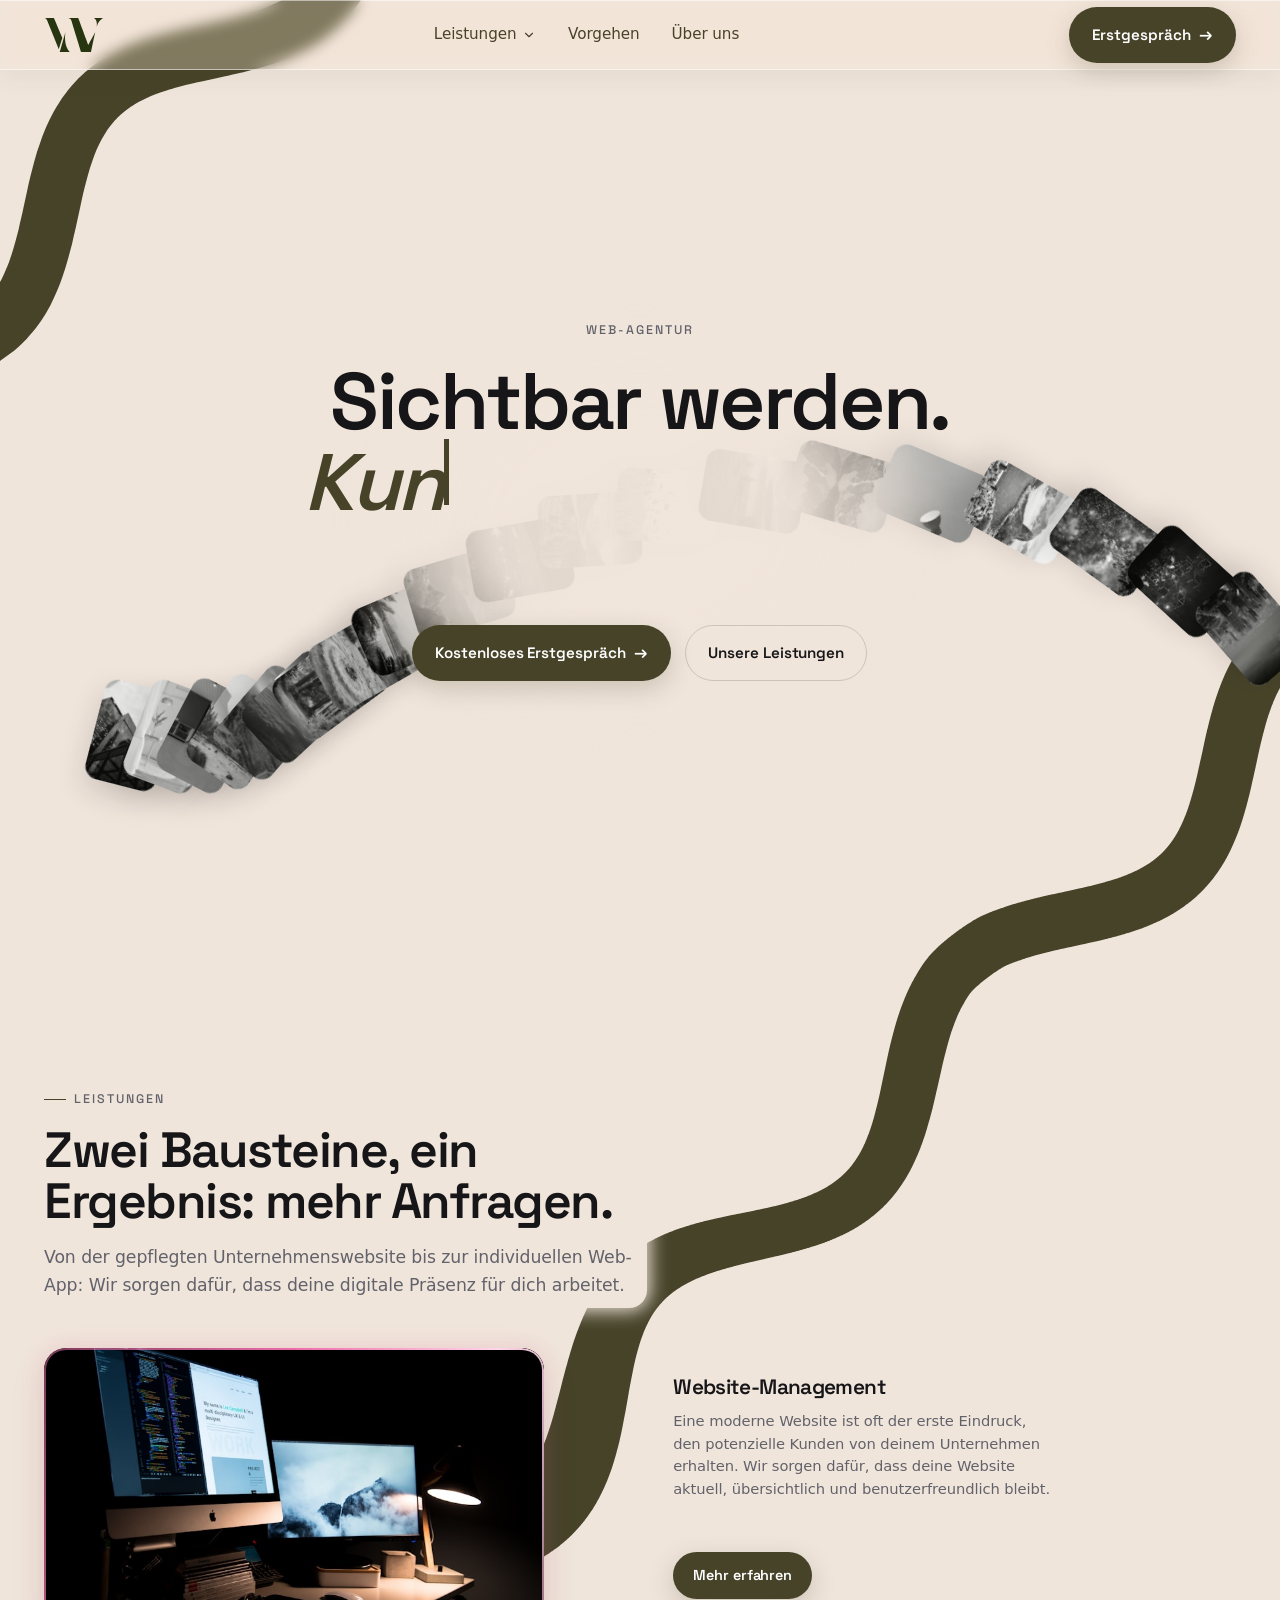
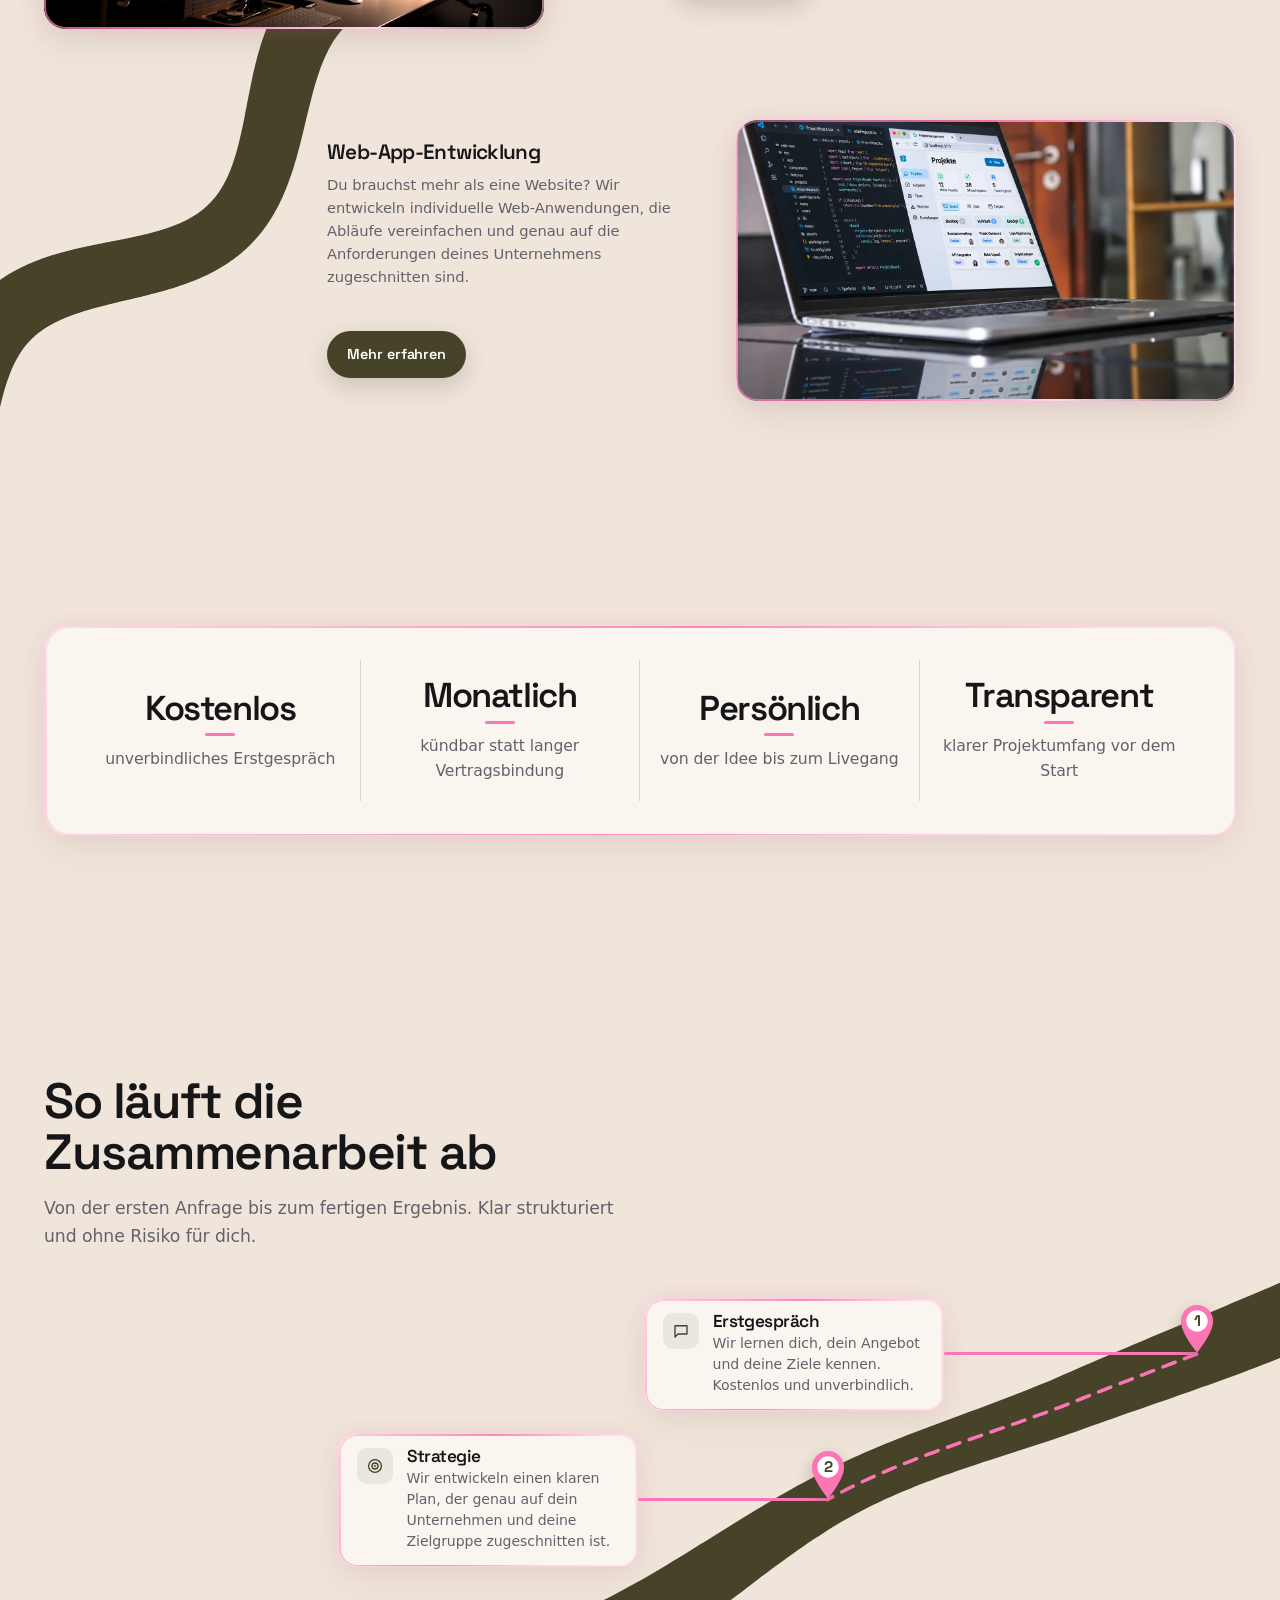
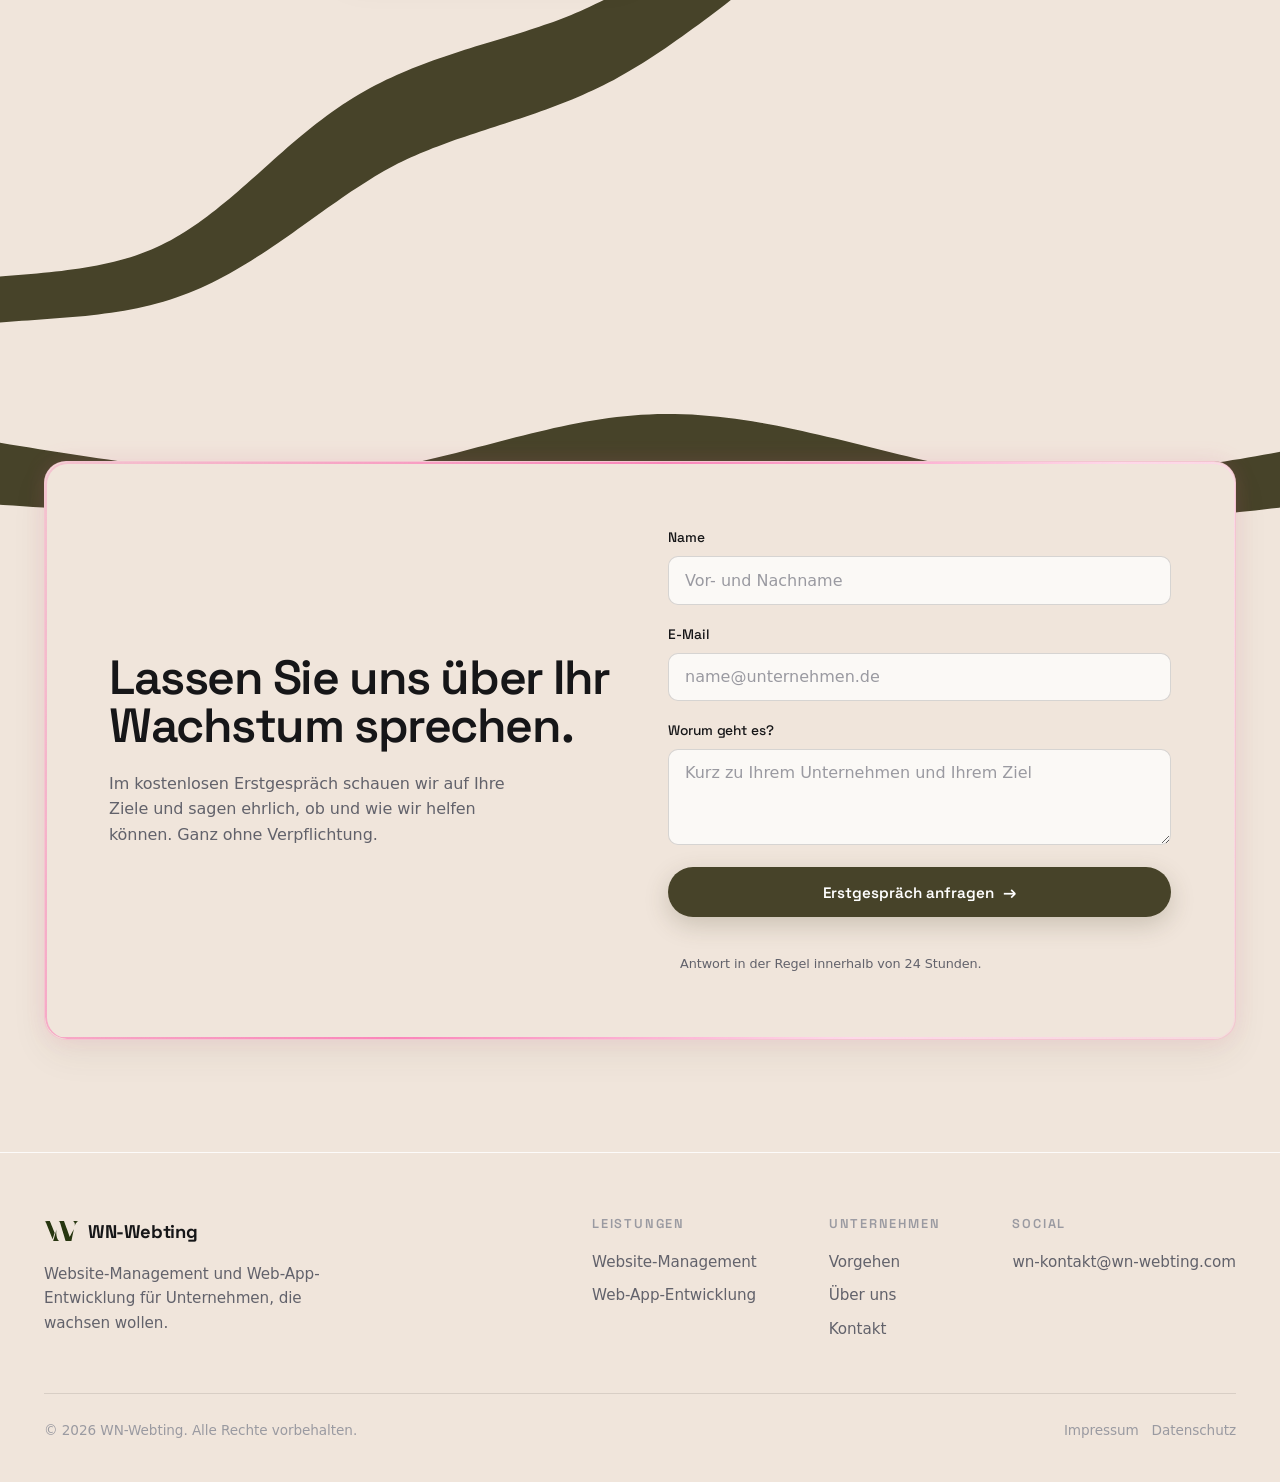
<file: index.html>
<!doctype html>
<html lang="de">
<head>
<meta charset="utf-8" />
<meta name="viewport" content="width=device-width, initial-scale=1" />
<title>WN-Webting - Website-Management &amp; Web-App-Entwicklung</title>
<meta name="description" content="WN-Webting betreut Websites und entwickelt individuelle Web-Apps, die Besucher zu Kunden machen." />
<!-- Link-only: verhindert, dass Suchmaschinen die Seite listen. Beim offiziellen Launch entfernen. -->
<meta name="robots" content="noindex, nofollow" />
<link rel="icon" type="image/svg+xml" href="logo.svg" />
<link rel="canonical" href="https://wn-webting.github.io/WN-Webting/index.html" />
<meta property="og:type" content="website" />
<meta property="og:title" content="WN-Webting - Website-Management &amp; Web-App-Entwicklung" />
<meta property="og:description" content="WN-Webting betreut Websites und entwickelt individuelle Web-Apps, die Besucher zu Kunden machen." />
<meta property="og:url" content="https://wn-webting.github.io/WN-Webting/index.html" />
<meta property="og:locale" content="de_DE" />

<link rel="preconnect" href="https://fonts.googleapis.com" />
<link rel="preconnect" href="https://fonts.gstatic.com" crossorigin />
<link href="https://fonts.googleapis.com/css2?family=Space+Grotesk:wght@400;500;600;700&display=swap" rel="stylesheet" />

<link rel="stylesheet" href="styles.css" />
</head>
<body>

<!-- NAV (single line, 70px) -->
<header class="nav">
  <div class="wrap">
    <a href="#top" class="brand" aria-label="WN-Webting, zur Startseite"><img class="brand-logo" src="logo.svg" alt="WN-Webting Logo" /></a>
    <nav class="nav-links">
      <div class="nav-item">
        <a href="#leistungen">Leistungen <svg class="nav-chevron" viewBox="0 0 24 24" fill="none" stroke="currentColor" stroke-width="2" stroke-linecap="round" stroke-linejoin="round" aria-hidden="true"><path d="M6 9l6 6 6-6"/></svg></a>
        <div class="nav-dropdown">
          <a href="website-management.html">Website-Management</a>
          <a href="web-app-entwicklung.html">Web-App-Entwicklung</a>
        </div>
      </div>
      <a href="#vorgehen">Vorgehen</a>
      <a href="ueber-uns.html">Über uns</a>
    </nav>
    <div class="nav-cta">
      <a href="#kontakt" class="btn btn-primary" data-magnetic>Erstgespräch <span class="btn-arrow">&rarr;</span></a>
    </div>
  </div>
</header>

<!-- HERO (scroll-morph image field) -->
<section class="hero" id="top">
  <div class="hero-glass" aria-hidden="true">
    <span class="glass-orb o1"></span><span class="glass-orb o2"></span><span class="glass-orb o3"></span><span class="glass-orb o4"></span>
    <span class="glass-pane p1"></span><span class="glass-pane p2"></span><span class="glass-pane p3"></span><span class="glass-pane p4"></span>
  </div>
  <div class="hero-stage" id="hero-stage" aria-hidden="true"></div>
  <div class="hero-center">
    <span class="eyebrow">Web-Agentur</span>
    <h1>Sichtbar werden.<br><em>Kunden</em> gewinnen.</h1>
    <div class="hero-gap" aria-hidden="true"></div>
    <div class="hero-actions">
      <a href="#kontakt" class="btn btn-primary" data-magnetic>Kostenloses Erstgespräch <span class="btn-arrow">&rarr;</span></a>
      <a href="#leistungen" class="btn btn-ghost">Unsere Leistungen</a>
    </div>
  </div>
</section>

<!-- LEISTUNGEN (2 cells) -->
<section id="leistungen">
  <div class="wrap">
    <div class="sec-head reveal">
      <span class="eyebrow">Leistungen</span>
      <h2>Zwei Bausteine, ein Ergebnis: mehr Anfragen.</h2>
      <p>Von der gepflegten Unternehmenswebsite bis zur individuellen Web-App: Wir sorgen dafür, dass deine digitale Präsenz für dich arbeitet.</p>
    </div>
    <div class="services-grid services-grid--two">
      <article class="service-card reveal">
        <div class="service-media">
          <img src="assets/images/service-website.jpg" alt="Web-Design Arbeitsplatz mit Laptop" loading="lazy" />
        </div>
        <h3>Website-Management</h3>
        <p>Eine moderne Website ist oft der erste Eindruck, den potenzielle Kunden von deinem Unternehmen erhalten. Wir sorgen dafür, dass deine Website aktuell, übersichtlich und benutzerfreundlich bleibt.</p>
        <a href="website-management.html" class="btn btn-primary">Mehr erfahren</a>
      </article>

      <article class="service-card reveal">
        <div class="service-media">
          <img src="assets/images/service-web-app.webp" alt="Laptop mit Code-Editor und einer Projektmanagement-Web-App im Browser" loading="lazy" />
        </div>
        <h3>Web-App-Entwicklung</h3>
        <p>Du brauchst mehr als eine Website? Wir entwickeln individuelle Web-Anwendungen, die Abläufe vereinfachen und genau auf die Anforderungen deines Unternehmens zugeschnitten sind.</p>
        <a href="web-app-entwicklung.html" class="btn btn-primary">Mehr erfahren</a>
      </article>
    </div>
  </div>
</section>

<!-- PROMISES band (full-width, no cards) -->
<section class="results">
  <div class="wrap">
    <div class="metrics reveal">
      <div class="metric"><b>Kostenlos</b><span>unverbindliches Erstgespräch</span></div>
      <div class="metric"><b>Monatlich</b><span>kündbar statt langer Vertragsbindung</span></div>
      <div class="metric"><b>Persönlich</b><span>von der Idee bis zum Livegang</span></div>
      <div class="metric"><b>Transparent</b><span>klarer Projektumfang vor dem Start</span></div>
    </div>
  </div>
</section>

<!-- VORGEHEN (4 numbered cards) -->
<section id="vorgehen">
  <div class="wrap">
    <div class="sec-head reveal">
      <h2>So läuft die Zusammenarbeit ab</h2>
      <p>Von der ersten Anfrage bis zum fertigen Ergebnis. Klar strukturiert und ohne Risiko für dich.</p>
    </div>
    <div class="process-grid">
      <div class="pstep">
        <div class="pstep-n">01</div>
        <div class="icon-tile" aria-hidden="true">
          <svg viewBox="0 0 24 24" fill="none" stroke="currentColor" stroke-width="1.8" stroke-linecap="round" stroke-linejoin="round"><path d="M4 5h16v11H8l-4 4V5z"/></svg>
        </div>
        <h3>Erstgespräch</h3>
        <p>Wir lernen dich, dein Angebot und deine Ziele kennen. Kostenlos und unverbindlich.</p>
      </div>
      <div class="pstep">
        <div class="pstep-n">02</div>
        <div class="icon-tile" aria-hidden="true">
          <svg viewBox="0 0 24 24" fill="none" stroke="currentColor" stroke-width="1.8" stroke-linecap="round" stroke-linejoin="round"><circle cx="12" cy="12" r="8.5"/><circle cx="12" cy="12" r="4"/><circle cx="12" cy="12" r=".5"/></svg>
        </div>
        <h3>Strategie</h3>
        <p>Wir entwickeln einen klaren Plan, der genau auf dein Unternehmen und deine Zielgruppe zugeschnitten ist.</p>
      </div>
      <div class="pstep">
        <div class="pstep-n">03</div>
        <div class="icon-tile" aria-hidden="true">
          <svg viewBox="0 0 24 24" fill="none" stroke="currentColor" stroke-width="1.8" stroke-linecap="round" stroke-linejoin="round"><path d="M6 18L18 6"/><path d="M9 6h9v9"/></svg>
        </div>
        <h3>Umsetzung</h3>
        <p>Wir bauen deine Website oder Web-App sauber und setzen sie professionell für dich um.</p>
      </div>
      <div class="pstep">
        <div class="pstep-n">04</div>
        <div class="icon-tile" aria-hidden="true">
          <svg viewBox="0 0 24 24" fill="none" stroke="currentColor" stroke-width="1.8" stroke-linecap="round" stroke-linejoin="round"><path d="M4 19h16"/><path d="M5 15l5-5 4 3 5-7"/></svg>
        </div>
        <h3>Optimierung</h3>
        <p>Wir pflegen, erweitern und verbessern laufend, damit dein Erfolg wächst.</p>
      </div>
    </div>
  </div>
</section>

<!-- CTA + KONTAKT -->
<section id="kontakt">
  <div class="wrap">
    <div class="cta-inner reveal">
      <div>
        <h2>Lassen Sie uns über Ihr Wachstum sprechen.</h2>
        <p>Im kostenlosen Erstgespräch schauen wir auf Ihre Ziele und sagen ehrlich, ob und wie wir helfen können. Ganz ohne Verpflichtung.</p>
      </div>
      <form id="lead-form" novalidate>
        <input type="checkbox" name="botcheck" tabindex="-1" autocomplete="off" style="display:none" />
        <div class="field">
          <label for="name">Name</label>
          <input id="name" name="name" type="text" placeholder="Vor- und Nachname" required />
        </div>
        <div class="field">
          <label for="email">E-Mail</label>
          <input id="email" name="email" type="email" placeholder="name@unternehmen.de" required />
        </div>
        <div class="field">
          <label for="msg">Worum geht es?</label>
          <textarea id="msg" name="msg" placeholder="Kurz zu Ihrem Unternehmen und Ihrem Ziel"></textarea>
        </div>
        <button type="submit" class="btn btn-primary" data-magnetic>Erstgespräch anfragen <span class="btn-arrow">&rarr;</span></button>
        <p class="form-note">Antwort in der Regel innerhalb von 24 Stunden.</p>
        <div class="form-ok" id="form-ok">Danke. Wir melden uns in Kürze bei Ihnen.</div>
        <div class="form-error" id="form-error"></div>
      </form>
    </div>
  </div>
</section>

<!-- FOOTER -->
<footer>
  <div class="wrap">
    <div class="foot-top">
      <div class="foot-brand">
        <div class="brand"><img class="brand-logo" src="logo.svg" alt="WN-Webting Logo" />WN-Webting</div>
        <p>Website-Management und Web-App-Entwicklung für Unternehmen, die wachsen wollen.</p>
      </div>
      <div class="foot-cols">
        <div class="foot-col">
          <h4>Leistungen</h4>
          <a href="website-management.html">Website-Management</a>
          <a href="web-app-entwicklung.html">Web-App-Entwicklung</a>
        </div>
        <div class="foot-col">
          <h4>Unternehmen</h4>
          <a href="#vorgehen">Vorgehen</a>
          <a href="ueber-uns.html">Über uns</a>
          <a href="#kontakt">Kontakt</a>
        </div>
        <div class="foot-col">
          <h4>Social</h4>
          <a href="mailto:wn-kontakt@wn-webting.com">wn-kontakt@wn-webting.com</a>
        </div>
      </div>
    </div>
    <div class="foot-bottom">
      <span>&copy; 2026 WN-Webting. Alle Rechte vorbehalten.</span>
      <span><a href="impressum.html">Impressum</a> &nbsp; <a href="datenschutz.html">Datenschutz</a></span>
    </div>
  </div>
</footer>

<script>
/* ============================================================
   Scroll-morph hero (vanilla port of the React/framer-motion idea).
   Images fly in (scatter -> line -> ring), then morph from a ring
   into a bottom arch as the user scrolls the page. Mouse parallax on X.
   Driven by direct transforms in a single rAF loop (no React, no
   per-frame scroll re-renders). Honors prefers-reduced-motion.
   ============================================================ */
(function(){
  var reduce = window.matchMedia('(prefers-reduced-motion: reduce)').matches;

  var IMAGES = [
    "assets/images/hero-ring-01.jpg",
    "assets/images/hero-ring-02.jpg",
    "assets/images/hero-ring-03.jpg",
    "assets/images/hero-ring-04.jpg",
    "assets/images/hero-ring-05.jpg",
    "assets/images/hero-ring-06.jpg",
    "assets/images/hero-ring-07.jpg",
    "assets/images/hero-ring-08.jpg",
    "assets/images/hero-ring-09.jpg",
    "assets/images/hero-ring-10.jpg",
    "assets/images/hero-ring-11.jpg",
    "assets/images/hero-ring-12.jpg",
    "assets/images/hero-ring-13.jpg",
    "assets/images/hero-ring-14.jpg",
    "assets/images/hero-ring-15.jpg",
    "assets/images/hero-ring-16.jpg",
    "assets/images/hero-ring-17.jpg",
    "assets/images/hero-ring-18.jpg",
    "assets/images/hero-ring-19.jpg",
    "assets/images/hero-ring-20.jpg"
  ];
  var TOTAL = IMAGES.length;
  var stage = document.getElementById('hero-stage');
  var hero  = document.getElementById('top');
  if(!stage) return;

  // Build cards + per-card current transform state.
  var cards = [];
  var cur = [];       // eased current values
  var scatter = [];   // random intro positions
  for(var i=0;i<TOTAL;i++){
    var el = document.createElement('div');
    el.className = 'hero-card';
    var img = document.createElement('img');
    img.src = IMAGES[i]; img.alt = ''; img.loading = 'eager';
    el.appendChild(img);
    stage.appendChild(el);
    cards.push(el);
    cur.push({ x:0, y:0, r:0, s:0.6 });
    scatter.push({
      x:(Math.random()-0.5)*1400,
      y:(Math.random()-0.5)*900,
      r:(Math.random()-0.5)*180
    });
  }

  var phase = 'scatter';               // scatter -> line -> ring
  var opT = 0, op = 0;                  // global fade-in
  var morphT = 0, morph = 0;           // 0 = ring, 1 = bottom arch
  var shuffleT = 0, shuffle = 0;       // extra arch rotation as scroll continues
  var plxT = 0, plx = 0;               // mouse parallax (px)

  function size(){
    var w = stage.clientWidth, h = stage.clientHeight;
    return { w:w, h:h, mobile:w < 768 };
  }

  // Compute a card's target transform for the current phase/scroll.
  function target(i, s){
    if(phase === 'scatter'){
      var sc = scatter[i];
      return { x:sc.x, y:sc.y, r:sc.r, sc:0.6 };
    }
    if(phase === 'line'){
      var gap = 70, tot = TOTAL*gap;
      return { x:i*gap - tot/2, y:0, r:0, sc:1 };
    }
    // ring position
    var minD = Math.min(s.w, s.h);
    var cr = s.mobile ? Math.min(s.w*0.44, 200) : Math.min(minD*0.35, 300);
    var ca = (i/TOTAL)*360, crad = ca*Math.PI/180;
    var ringX = Math.cos(crad)*cr, ringY = Math.sin(crad)*cr, ringR = ca+90;

    // bottom-arch position
    var baseR = Math.min(s.w, s.h*1.5);
    var arcR  = baseR*(s.mobile?1.4:1.1);
    var apexY = s.h*(s.mobile?0.35:0.25);
    var cy    = apexY + arcR;
    var spread = s.mobile?100:130;
    var start  = -90 - spread/2;
    var step   = spread/(TOTAL-1);
    var bounded = -shuffle*(spread*0.8);
    var ang = start + i*step + bounded;
    var arad = ang*Math.PI/180;
    var arcX = Math.cos(arad)*arcR + plx;
    var arcY = Math.sin(arad)*arcR + cy;
    var arcS = s.mobile?1.4:1.8;

    return {
      x: ringX + (arcX-ringX)*morph,
      y: ringY + (arcY-ringY)*morph,
      r: ringR + ((ang+90)-ringR)*morph,
      sc: 1 + (arcS-1)*morph
    };
  }

  function apply(){
    var s = size();
    for(var i=0;i<TOTAL;i++){
      var t = target(i, s);
      var c = cur[i];
      // ease toward target (spring-like)
      c.x += (t.x - c.x)*0.10;
      c.y += (t.y - c.y)*0.10;
      c.r += (t.r - c.r)*0.10;
      c.s += (t.sc - c.s)*0.10;
      cards[i].style.transform =
        'translate('+c.x.toFixed(2)+'px,'+c.y.toFixed(2)+'px) rotate('+c.r.toFixed(2)+'deg) scale('+c.s.toFixed(3)+')';
      cards[i].style.opacity = op.toFixed(3);
    }
  }

  // Scroll -> morph/shuffle targets. Read scroll only inside rAF.
  function readScroll(){
    var y = window.pageYOffset || document.documentElement.scrollTop || 0;
    morphT   = Math.min(Math.max(y/600, 0), 1);
    shuffleT = Math.min(Math.max((y-600)/1600, 0), 1);
  }

  var running = true;
  function loop(){
    if(running){
      readScroll();
      // ease scalar states
      op      += (opT - op)*0.06;
      morph   += (morphT - morph)*0.08;
      shuffle += (shuffleT - shuffle)*0.08;
      plx     += (plxT - plx)*0.06;
      apply();
    }
    requestAnimationFrame(loop);
  }

  // Pause the loop while the hero is off-screen (perf).
  if('IntersectionObserver' in window){
    new IntersectionObserver(function(e){
      running = e[0].isIntersecting;
    }, { threshold:0 }).observe(hero);
  }

  // Mouse parallax over the hero.
  if(!reduce && window.matchMedia('(pointer:fine)').matches){
    hero.addEventListener('mousemove', function(e){
      var r = hero.getBoundingClientRect();
      var nx = ((e.clientX - r.left)/r.width)*2 - 1;
      plxT = nx*80;
    });
    hero.addEventListener('mouseleave', function(){ plxT = 0; });
  }

  // Intro choreography.
  if(reduce){
    phase = 'ring'; op = 1; opT = 1;
    // snap cards to their computed positions instantly
    for(var j=0;j<TOTAL;j++){ var s0=size(); var t0=target(j,s0); cur[j]={x:t0.x,y:t0.y,r:t0.r,s:t0.sc}; }
  } else {
    opT = 1;
    setTimeout(function(){ phase = 'line'; }, 450);
    setTimeout(function(){ phase = 'ring'; }, 1900);
  }
  requestAnimationFrame(loop);
})();

/* Scroll reveal + magnetic buttons + form (shared UI behaviour). */
(function(){
  var reduce = window.matchMedia('(prefers-reduced-motion: reduce)').matches;
  var els = document.querySelectorAll('.reveal');
  if(reduce || !('IntersectionObserver' in window)){
    els.forEach(function(el){ el.classList.add('in'); });
  } else {
    var io = new IntersectionObserver(function(entries){
      entries.forEach(function(e){
        if(e.isIntersecting){ e.target.classList.add('in'); io.unobserve(e.target); }
      });
    }, { threshold:0.15, rootMargin:'0px 0px -8% 0px' });
    els.forEach(function(el){ io.observe(el); });
  }

  if(!reduce && window.matchMedia('(pointer:fine)').matches){
    document.querySelectorAll('[data-magnetic]').forEach(function(btn){
      var raf;
      btn.addEventListener('mousemove', function(e){
        var r = btn.getBoundingClientRect();
        var x = (e.clientX - r.left - r.width/2) * 0.25;
        var y = (e.clientY - r.top - r.height/2) * 0.35;
        cancelAnimationFrame(raf);
        raf = requestAnimationFrame(function(){ btn.style.transform = 'translate('+x+'px,'+y+'px)'; });
      });
      btn.addEventListener('mouseleave', function(){ cancelAnimationFrame(raf); btn.style.transform=''; });
    });
  }

  /* Real submission via Web3Forms -- see the comment in app.js (used by
     the service subpages) for why the access key below is safe to keep
     client-side; both copies must be updated together, see
     WEB3FORMS_SETUP.md. */
  var WEB3FORMS_ACCESS_KEY = '7c3b79e9-b39c-46d9-84ff-4b305c04eb29';
  var WEB3FORMS_ENDPOINT = 'https://api.web3forms.com/submit';
  var EMAIL_PATTERN = /^[^\s@]+@[^\s@]+\.[^\s@]+$/;

  var form = document.getElementById('lead-form');
  if(form){
    var submitBtn = form.querySelector('button[type="submit"]');
    var errorBox = document.getElementById('form-error');

    function showFormError(msg){
      if(errorBox){ errorBox.textContent = msg; errorBox.style.display = 'block'; }
    }
    function clearFormError(){
      if(errorBox){ errorBox.style.display = 'none'; }
    }
    function setFormLoading(isLoading){
      if(!submitBtn) return;
      submitBtn.disabled = isLoading;
      if(isLoading){
        submitBtn.dataset.originalLabel = submitBtn.innerHTML;
        submitBtn.style.opacity = '.7';
        submitBtn.innerHTML = 'Wird gesendet …';
      } else if(submitBtn.dataset.originalLabel){
        submitBtn.style.opacity = '';
        submitBtn.innerHTML = submitBtn.dataset.originalLabel;
      }
    }

    form.addEventListener('submit', function(e){
      e.preventDefault();
      clearFormError();

      var name = form.querySelector('#name'), email = form.querySelector('#email');
      if(!name.value.trim()){ name.focus(); showFormError('Bitte gib deinen Namen an.'); return; }
      if(!email.value.trim() || !EMAIL_PATTERN.test(email.value.trim())){
        email.focus();
        showFormError('Bitte gib eine gültige E-Mail-Adresse an.');
        return;
      }

      // Honeypot: real visitors never see or fill this field; bots often do.
      var honeypot = form.querySelector('input[name="botcheck"]');
      if(honeypot && honeypot.checked){
        form.querySelectorAll('.field, .btn, .form-note').forEach(function(el){ el.style.display='none'; });
        document.getElementById('form-ok').style.display='block';
        return;
      }

      var data = new FormData(form);
      data.append('access_key', WEB3FORMS_ACCESS_KEY);
      data.append('submission_time', new Date().toLocaleString('de-DE', { dateStyle: 'medium', timeStyle: 'short' }));
      data.append('subject', 'Neue Kontaktanfrage über wn-webting.de');

      setFormLoading(true);
      fetch(WEB3FORMS_ENDPOINT, {
        method: 'POST',
        headers: { Accept: 'application/json' },
        body: data
      })
        .then(function(res){ return res.json().then(function(json){ return { ok: res.ok, json: json }; }); })
        .then(function(result){
          setFormLoading(false);
          if(result.ok && result.json && result.json.success){
            form.querySelectorAll('.field, .btn, .form-note, .form-error').forEach(function(el){ el.style.display='none'; });
            document.getElementById('form-ok').style.display='block';
          } else {
            showFormError('Senden hat nicht geklappt. Bitte versuch es noch einmal oder schreib uns direkt an wn-kontakt@wn-webting.com.');
          }
        })
        .catch(function(){
          setFormLoading(false);
          showFormError('Keine Verbindung möglich. Bitte versuch es noch einmal oder schreib uns direkt an wn-kontakt@wn-webting.com.');
        });
    });
  }
})();
</script>
<script src="hero-typing.js"></script>
<script src="ribbon.js"></script>
</body>
</html>
</file>
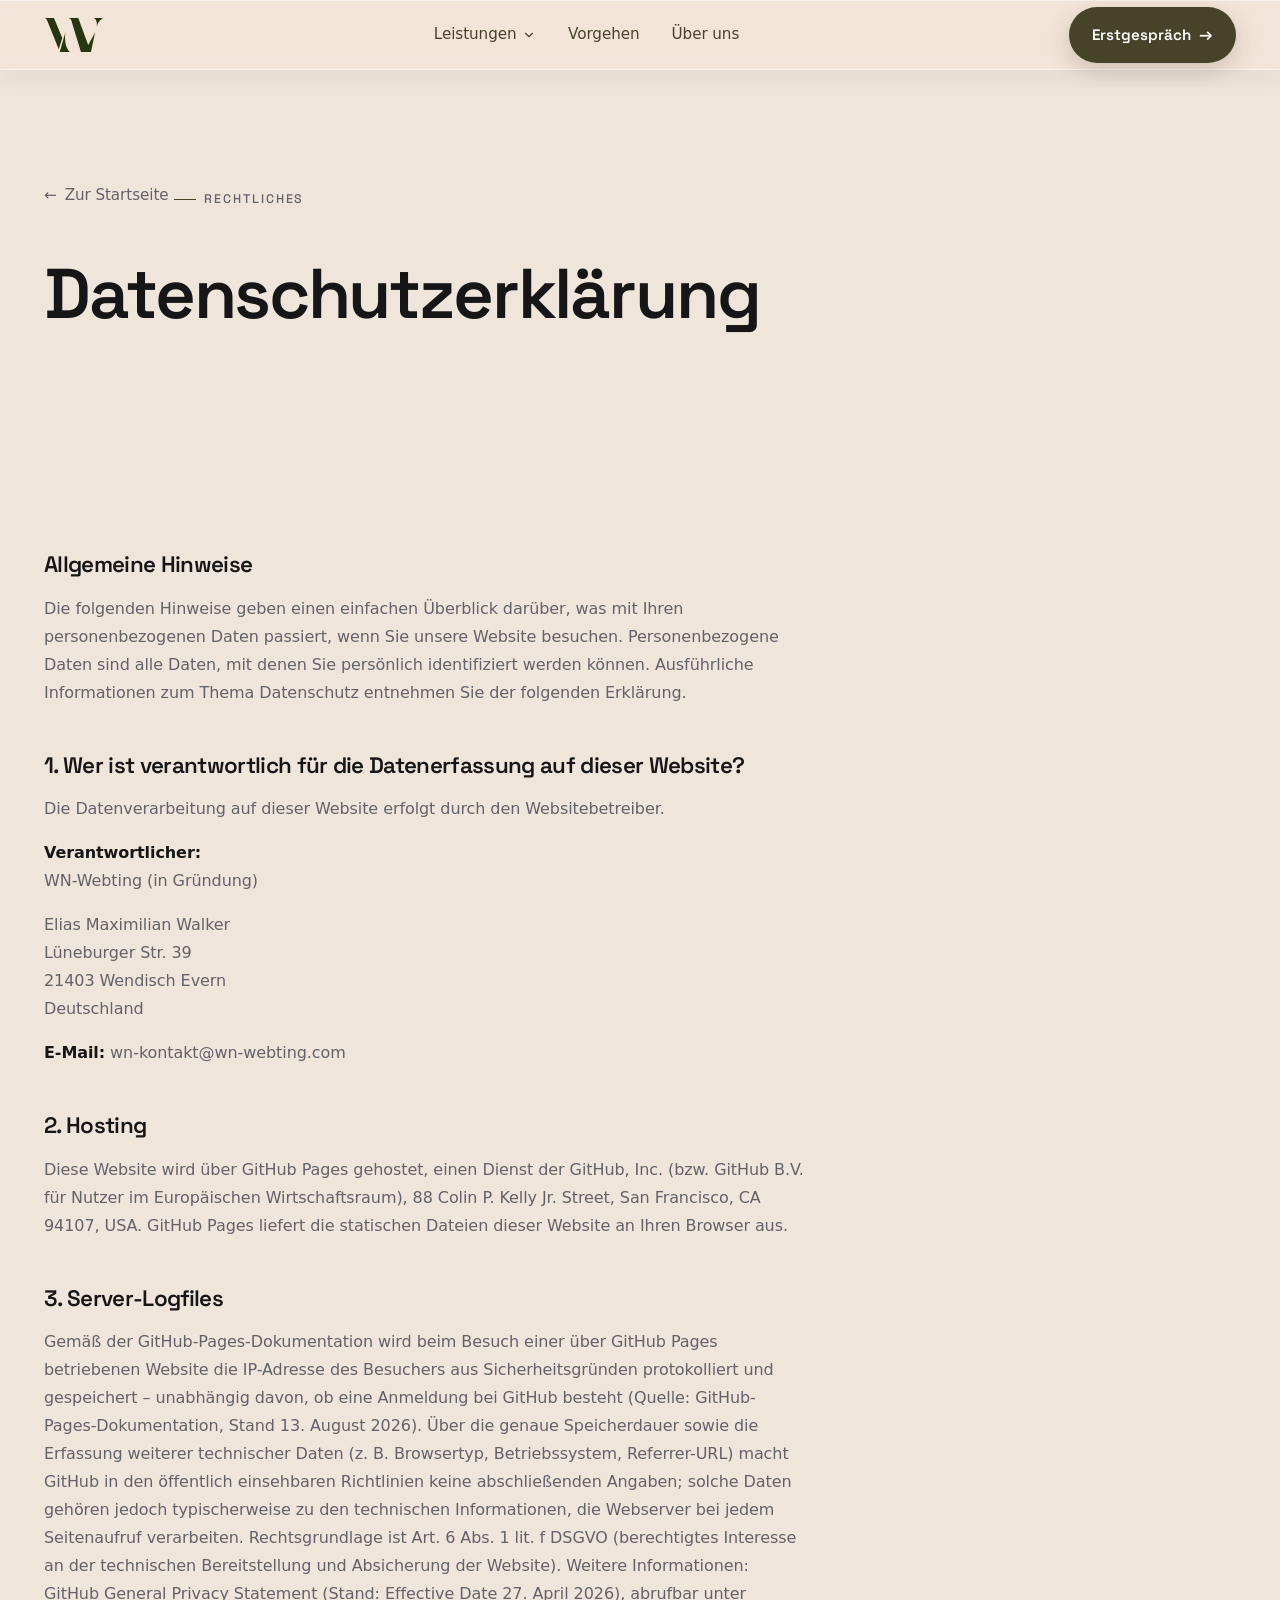
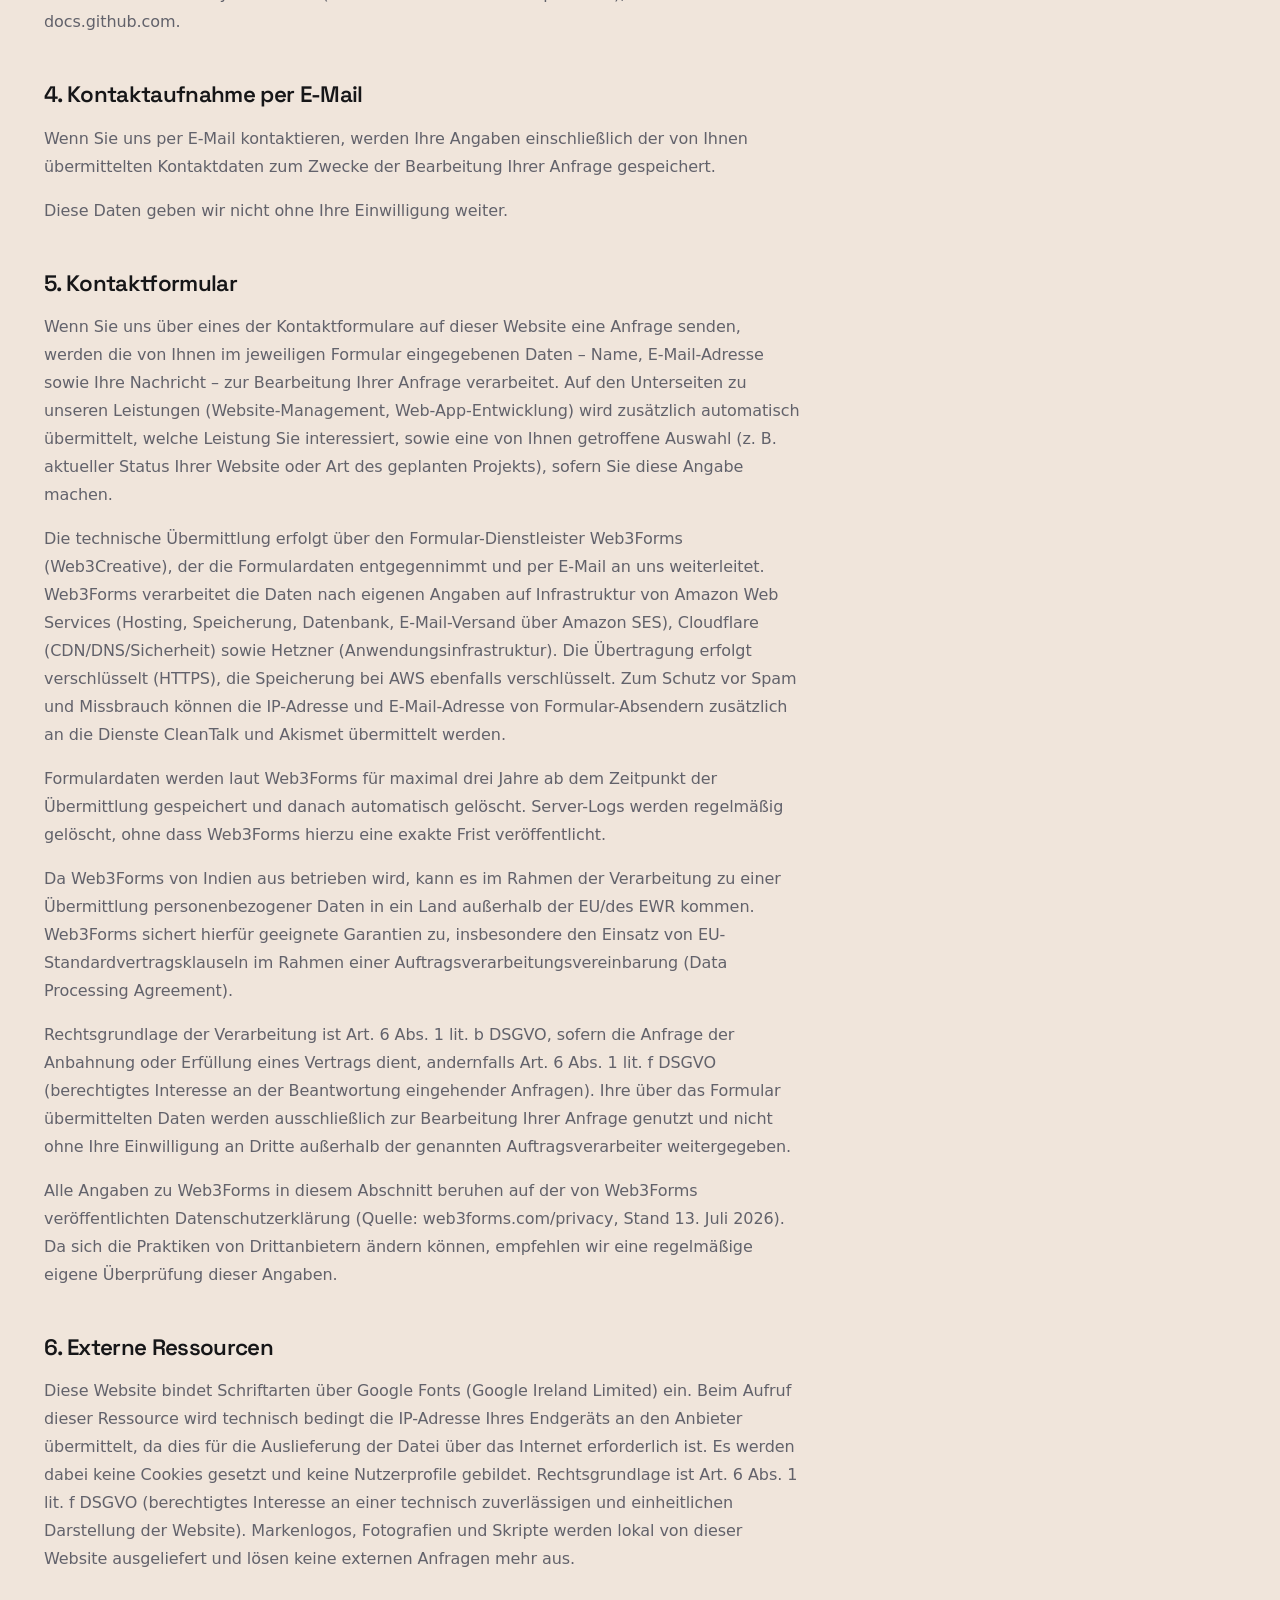
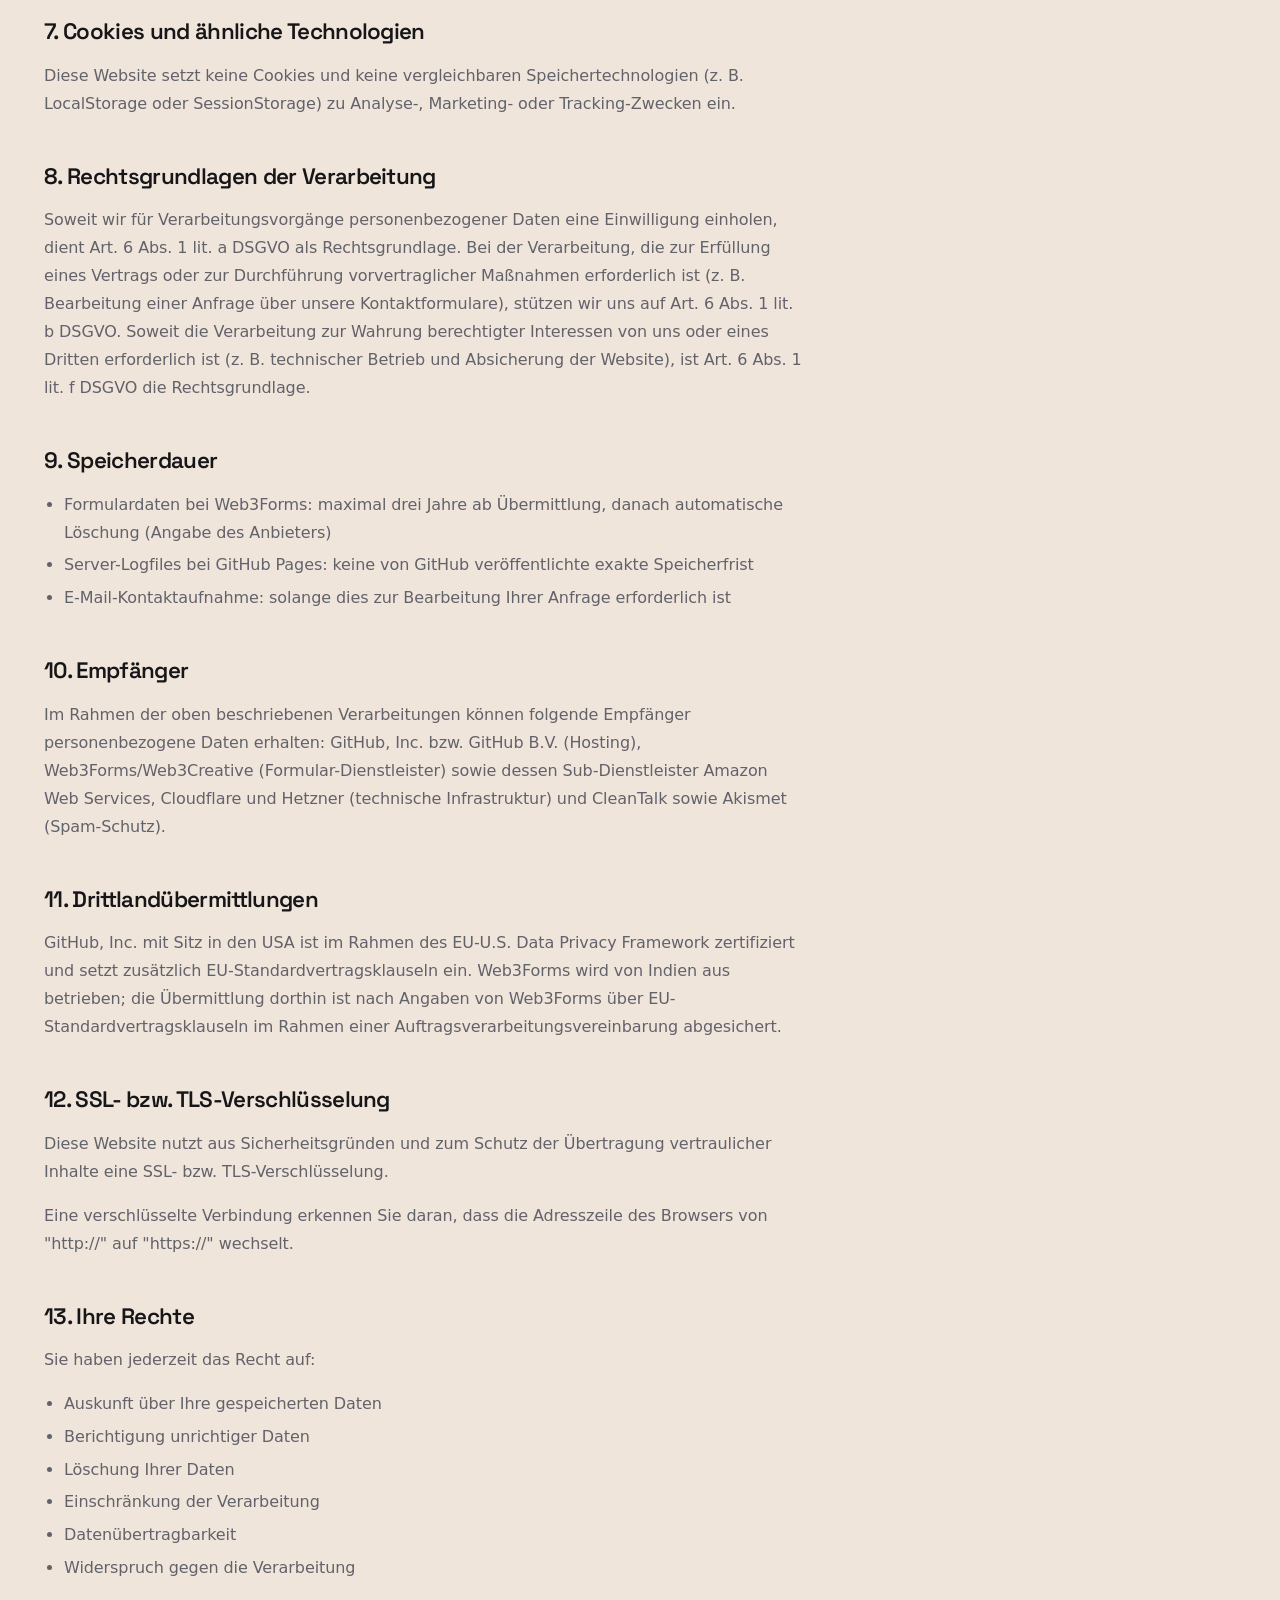
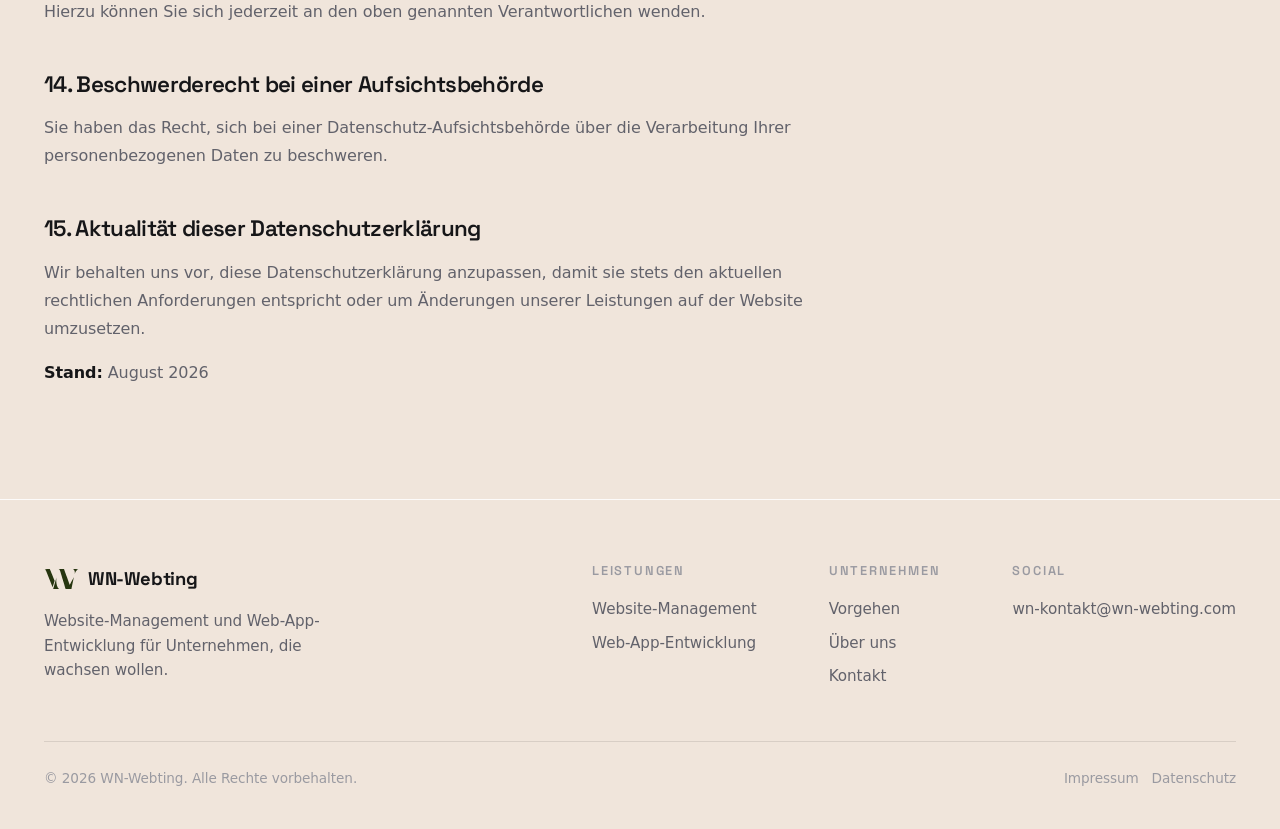
<file: datenschutz.html>
<!doctype html>
<html lang="de">
<head>
<meta charset="utf-8" />
<meta name="viewport" content="width=device-width, initial-scale=1" />
<title>Datenschutz | WN-Webting</title>
<meta name="description" content="Datenschutzerklärung von WN-Webting: welche Daten wir erheben und wie wir sie verarbeiten." />
<meta name="robots" content="noindex, nofollow" />
<link rel="icon" type="image/svg+xml" href="logo.svg" />
<link rel="canonical" href="https://wn-webting.github.io/WN-Webting/datenschutz.html" />
<meta property="og:type" content="website" />
<meta property="og:title" content="Datenschutz | WN-Webting" />
<meta property="og:description" content="Datenschutzerklärung von WN-Webting: welche Daten wir erheben und wie wir sie verarbeiten." />
<meta property="og:url" content="https://wn-webting.github.io/WN-Webting/datenschutz.html" />
<meta property="og:locale" content="de_DE" />
<link rel="preconnect" href="https://fonts.googleapis.com" />
<link rel="preconnect" href="https://fonts.gstatic.com" crossorigin />
<link href="https://fonts.googleapis.com/css2?family=Space+Grotesk:wght@400;500;600;700&display=swap" rel="stylesheet" />
<link rel="stylesheet" href="styles.css" />
</head>
<body>

<header class="nav">
  <div class="wrap">
    <a href="index.html" class="brand" aria-label="WN-Webting, zur Startseite"><img class="brand-logo" src="logo.svg" alt="WN-Webting Logo" /></a>
    <nav class="nav-links">
      <div class="nav-item">
        <a href="index.html#leistungen">Leistungen <svg class="nav-chevron" viewBox="0 0 24 24" fill="none" stroke="currentColor" stroke-width="2" stroke-linecap="round" stroke-linejoin="round" aria-hidden="true"><path d="M6 9l6 6 6-6"/></svg></a>
        <div class="nav-dropdown">
          <a href="website-management.html">Website-Management</a>
          <a href="web-app-entwicklung.html">Web-App-Entwicklung</a>
        </div>
      </div>
      <a href="index.html#vorgehen">Vorgehen</a>
      <a href="ueber-uns.html">Über uns</a>
    </nav>
    <div class="nav-cta">
      <a href="index.html#kontakt" class="btn btn-primary" data-magnetic>Erstgespräch <span class="btn-arrow">&rarr;</span></a>
    </div>
  </div>
</header>

<!-- PAGE HERO -->
<section class="page-hero">
  <div class="wrap">
    <a href="index.html" class="back-link"><span aria-hidden="true">&larr;</span> Zur Startseite</a>
    <span class="eyebrow">Rechtliches</span>
    <h1>Datenschutzerklärung</h1>
  </div>
</section>

<!-- LEGAL CONTENT -->
<section>
  <div class="wrap">
    <div class="legal-wrap">

      <div class="legal-block reveal">
        <h2>Allgemeine Hinweise</h2>
        <p>Die folgenden Hinweise geben einen einfachen Überblick darüber, was mit Ihren personenbezogenen Daten passiert, wenn Sie unsere Website besuchen. Personenbezogene Daten sind alle Daten, mit denen Sie persönlich identifiziert werden können. Ausführliche Informationen zum Thema Datenschutz entnehmen Sie der folgenden Erklärung.</p>
      </div>

      <div class="legal-block reveal">
        <h2>1. Wer ist verantwortlich für die Datenerfassung auf dieser Website?</h2>
        <p>Die Datenverarbeitung auf dieser Website erfolgt durch den Websitebetreiber.</p>
        <p>
          <strong>Verantwortlicher:</strong><br />
          WN-Webting (in Gründung)
        </p>
        <p>
          Elias Maximilian Walker<br />
          Lüneburger Str. 39<br />
          21403 Wendisch Evern<br />
          Deutschland
        </p>
        <p><strong>E-Mail:</strong> wn-kontakt@wn-webting.com</p>
      </div>

      <div class="legal-block reveal">
        <h2>2. Hosting</h2>
        <p>Diese Website wird über GitHub Pages gehostet, einen Dienst der GitHub, Inc. (bzw. GitHub B.V. für Nutzer im Europäischen Wirtschaftsraum), 88 Colin P. Kelly Jr. Street, San Francisco, CA 94107, USA. GitHub Pages liefert die statischen Dateien dieser Website an Ihren Browser aus.</p>
      </div>

      <div class="legal-block reveal">
        <h2>3. Server-Logfiles</h2>
        <p>Gemäß der GitHub-Pages-Dokumentation wird beim Besuch einer über GitHub Pages betriebenen Website die IP-Adresse des Besuchers aus Sicherheitsgründen protokolliert und gespeichert – unabhängig davon, ob eine Anmeldung bei GitHub besteht (Quelle: GitHub-Pages-Dokumentation, Stand 13. August 2026). Über die genaue Speicherdauer sowie die Erfassung weiterer technischer Daten (z. B. Browsertyp, Betriebssystem, Referrer-URL) macht GitHub in den öffentlich einsehbaren Richtlinien keine abschließenden Angaben; solche Daten gehören jedoch typischerweise zu den technischen Informationen, die Webserver bei jedem Seitenaufruf verarbeiten. Rechtsgrundlage ist Art. 6 Abs. 1 lit. f DSGVO (berechtigtes Interesse an der technischen Bereitstellung und Absicherung der Website). Weitere Informationen: GitHub General Privacy Statement (Stand: Effective Date 27. April 2026), abrufbar unter docs.github.com.</p>
      </div>

      <div class="legal-block reveal">
        <h2>4. Kontaktaufnahme per E-Mail</h2>
        <p>Wenn Sie uns per E-Mail kontaktieren, werden Ihre Angaben einschließlich der von Ihnen übermittelten Kontaktdaten zum Zwecke der Bearbeitung Ihrer Anfrage gespeichert.</p>
        <p>Diese Daten geben wir nicht ohne Ihre Einwilligung weiter.</p>
      </div>

      <div class="legal-block reveal">
        <h2>5. Kontaktformular</h2>
        <p>Wenn Sie uns über eines der Kontaktformulare auf dieser Website eine Anfrage senden, werden die von Ihnen im jeweiligen Formular eingegebenen Daten – Name, E-Mail-Adresse sowie Ihre Nachricht – zur Bearbeitung Ihrer Anfrage verarbeitet. Auf den Unterseiten zu unseren Leistungen (Website-Management, Web-App-Entwicklung) wird zusätzlich automatisch übermittelt, welche Leistung Sie interessiert, sowie eine von Ihnen getroffene Auswahl (z. B. aktueller Status Ihrer Website oder Art des geplanten Projekts), sofern Sie diese Angabe machen.</p>
        <p>Die technische Übermittlung erfolgt über den Formular-Dienstleister Web3Forms (Web3Creative), der die Formulardaten entgegennimmt und per E-Mail an uns weiterleitet. Web3Forms verarbeitet die Daten nach eigenen Angaben auf Infrastruktur von Amazon Web Services (Hosting, Speicherung, Datenbank, E-Mail-Versand über Amazon SES), Cloudflare (CDN/DNS/Sicherheit) sowie Hetzner (Anwendungsinfrastruktur). Die Übertragung erfolgt verschlüsselt (HTTPS), die Speicherung bei AWS ebenfalls verschlüsselt. Zum Schutz vor Spam und Missbrauch können die IP-Adresse und E-Mail-Adresse von Formular-Absendern zusätzlich an die Dienste CleanTalk und Akismet übermittelt werden.</p>
        <p>Formulardaten werden laut Web3Forms für maximal drei Jahre ab dem Zeitpunkt der Übermittlung gespeichert und danach automatisch gelöscht. Server-Logs werden regelmäßig gelöscht, ohne dass Web3Forms hierzu eine exakte Frist veröffentlicht.</p>
        <p>Da Web3Forms von Indien aus betrieben wird, kann es im Rahmen der Verarbeitung zu einer Übermittlung personenbezogener Daten in ein Land außerhalb der EU/des EWR kommen. Web3Forms sichert hierfür geeignete Garantien zu, insbesondere den Einsatz von EU-Standardvertragsklauseln im Rahmen einer Auftragsverarbeitungsvereinbarung (Data Processing Agreement).</p>
        <p>Rechtsgrundlage der Verarbeitung ist Art. 6 Abs. 1 lit. b DSGVO, sofern die Anfrage der Anbahnung oder Erfüllung eines Vertrags dient, andernfalls Art. 6 Abs. 1 lit. f DSGVO (berechtigtes Interesse an der Beantwortung eingehender Anfragen). Ihre über das Formular übermittelten Daten werden ausschließlich zur Bearbeitung Ihrer Anfrage genutzt und nicht ohne Ihre Einwilligung an Dritte außerhalb der genannten Auftragsverarbeiter weitergegeben.</p>
        <p>Alle Angaben zu Web3Forms in diesem Abschnitt beruhen auf der von Web3Forms veröffentlichten Datenschutzerklärung (Quelle: web3forms.com/privacy, Stand 13. Juli 2026). Da sich die Praktiken von Drittanbietern ändern können, empfehlen wir eine regelmäßige eigene Überprüfung dieser Angaben.</p>
      </div>

      <div class="legal-block reveal">
        <h2>6. Externe Ressourcen</h2>
        <p>Diese Website bindet Schriftarten über Google Fonts (Google Ireland Limited) ein. Beim Aufruf dieser Ressource wird technisch bedingt die IP-Adresse Ihres Endgeräts an den Anbieter übermittelt, da dies für die Auslieferung der Datei über das Internet erforderlich ist. Es werden dabei keine Cookies gesetzt und keine Nutzerprofile gebildet. Rechtsgrundlage ist Art. 6 Abs. 1 lit. f DSGVO (berechtigtes Interesse an einer technisch zuverlässigen und einheitlichen Darstellung der Website). Markenlogos, Fotografien und Skripte werden lokal von dieser Website ausgeliefert und lösen keine externen Anfragen mehr aus.</p>
      </div>

      <div class="legal-block reveal">
        <h2>7. Cookies und ähnliche Technologien</h2>
        <p>Diese Website setzt keine Cookies und keine vergleichbaren Speichertechnologien (z. B. LocalStorage oder SessionStorage) zu Analyse-, Marketing- oder Tracking-Zwecken ein.</p>
      </div>

      <div class="legal-block reveal">
        <h2>8. Rechtsgrundlagen der Verarbeitung</h2>
        <p>Soweit wir für Verarbeitungsvorgänge personenbezogener Daten eine Einwilligung einholen, dient Art. 6 Abs. 1 lit. a DSGVO als Rechtsgrundlage. Bei der Verarbeitung, die zur Erfüllung eines Vertrags oder zur Durchführung vorvertraglicher Maßnahmen erforderlich ist (z. B. Bearbeitung einer Anfrage über unsere Kontaktformulare), stützen wir uns auf Art. 6 Abs. 1 lit. b DSGVO. Soweit die Verarbeitung zur Wahrung berechtigter Interessen von uns oder eines Dritten erforderlich ist (z. B. technischer Betrieb und Absicherung der Website), ist Art. 6 Abs. 1 lit. f DSGVO die Rechtsgrundlage.</p>
      </div>

      <div class="legal-block reveal">
        <h2>9. Speicherdauer</h2>
        <ul>
          <li>Formulardaten bei Web3Forms: maximal drei Jahre ab Übermittlung, danach automatische Löschung (Angabe des Anbieters)</li>
          <li>Server-Logfiles bei GitHub Pages: keine von GitHub veröffentlichte exakte Speicherfrist</li>
          <li>E-Mail-Kontaktaufnahme: solange dies zur Bearbeitung Ihrer Anfrage erforderlich ist</li>
        </ul>
      </div>

      <div class="legal-block reveal">
        <h2>10. Empfänger</h2>
        <p>Im Rahmen der oben beschriebenen Verarbeitungen können folgende Empfänger personenbezogene Daten erhalten: GitHub, Inc. bzw. GitHub B.V. (Hosting), Web3Forms/Web3Creative (Formular-Dienstleister) sowie dessen Sub-Dienstleister Amazon Web Services, Cloudflare und Hetzner (technische Infrastruktur) und CleanTalk sowie Akismet (Spam-Schutz).</p>
      </div>

      <div class="legal-block reveal">
        <h2>11. Drittlandübermittlungen</h2>
        <p>GitHub, Inc. mit Sitz in den USA ist im Rahmen des EU-U.S. Data Privacy Framework zertifiziert und setzt zusätzlich EU-Standardvertragsklauseln ein. Web3Forms wird von Indien aus betrieben; die Übermittlung dorthin ist nach Angaben von Web3Forms über EU-Standardvertragsklauseln im Rahmen einer Auftragsverarbeitungsvereinbarung abgesichert.</p>
      </div>

      <div class="legal-block reveal">
        <h2>12. SSL- bzw. TLS-Verschlüsselung</h2>
        <p>Diese Website nutzt aus Sicherheitsgründen und zum Schutz der Übertragung vertraulicher Inhalte eine SSL- bzw. TLS-Verschlüsselung.</p>
        <p>Eine verschlüsselte Verbindung erkennen Sie daran, dass die Adresszeile des Browsers von "http://" auf "https://" wechselt.</p>
      </div>

      <div class="legal-block reveal">
        <h2>13. Ihre Rechte</h2>
        <p>Sie haben jederzeit das Recht auf:</p>
        <ul>
          <li>Auskunft über Ihre gespeicherten Daten</li>
          <li>Berichtigung unrichtiger Daten</li>
          <li>Löschung Ihrer Daten</li>
          <li>Einschränkung der Verarbeitung</li>
          <li>Datenübertragbarkeit</li>
          <li>Widerspruch gegen die Verarbeitung</li>
        </ul>
        <p>Hierzu können Sie sich jederzeit an den oben genannten Verantwortlichen wenden.</p>
      </div>

      <div class="legal-block reveal">
        <h2>14. Beschwerderecht bei einer Aufsichtsbehörde</h2>
        <p>Sie haben das Recht, sich bei einer Datenschutz-Aufsichtsbehörde über die Verarbeitung Ihrer personenbezogenen Daten zu beschweren.</p>
      </div>

      <div class="legal-block reveal">
        <h2>15. Aktualität dieser Datenschutzerklärung</h2>
        <p>Wir behalten uns vor, diese Datenschutzerklärung anzupassen, damit sie stets den aktuellen rechtlichen Anforderungen entspricht oder um Änderungen unserer Leistungen auf der Website umzusetzen.</p>
        <p><strong>Stand:</strong> August 2026</p>
      </div>

    </div>
  </div>
</section>

<footer>
  <div class="wrap">
    <div class="foot-top">
      <div class="foot-brand">
        <div class="brand"><img class="brand-logo" src="logo.svg" alt="WN-Webting Logo" />WN-Webting</div>
        <p>Website-Management und Web-App-Entwicklung für Unternehmen, die wachsen wollen.</p>
      </div>
      <div class="foot-cols">
        <div class="foot-col">
          <h4>Leistungen</h4>
          <a href="website-management.html">Website-Management</a>
          <a href="web-app-entwicklung.html">Web-App-Entwicklung</a>
        </div>
        <div class="foot-col">
          <h4>Unternehmen</h4>
          <a href="index.html#vorgehen">Vorgehen</a>
          <a href="ueber-uns.html">Über uns</a>
          <a href="index.html#kontakt">Kontakt</a>
        </div>
        <div class="foot-col">
          <h4>Social</h4>
          <a href="mailto:wn-kontakt@wn-webting.com">wn-kontakt@wn-webting.com</a>
        </div>
      </div>
    </div>
    <div class="foot-bottom">
      <span>&copy; 2026 WN-Webting. Alle Rechte vorbehalten.</span>
      <span><a href="impressum.html">Impressum</a> &nbsp; <a href="datenschutz.html">Datenschutz</a></span>
    </div>
  </div>
</footer>

<script src="app.js"></script>
</body>
</html>
</file>
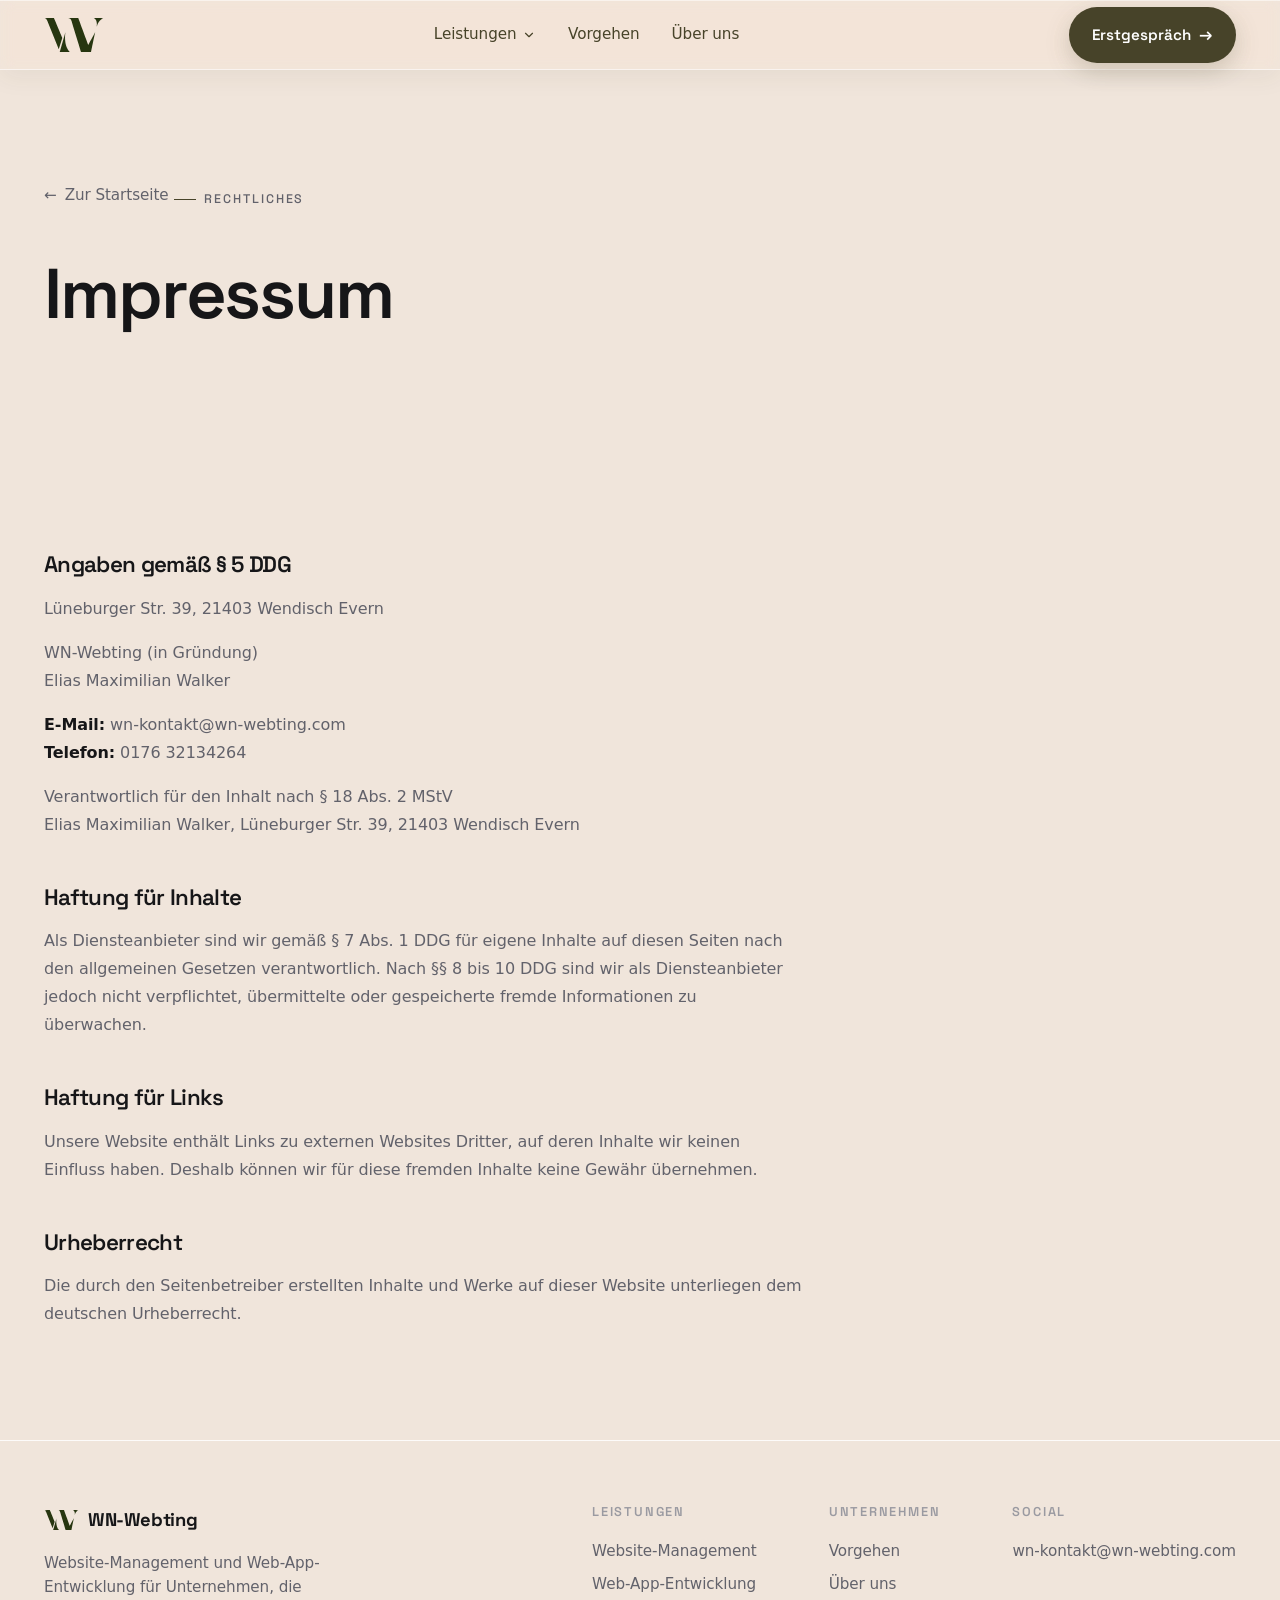
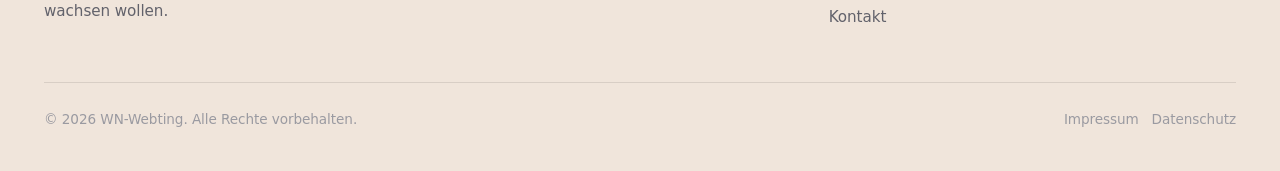
<file: impressum.html>
<!doctype html>
<html lang="de">
<head>
<meta charset="utf-8" />
<meta name="viewport" content="width=device-width, initial-scale=1" />
<title>Impressum | WN-Webting</title>
<meta name="description" content="Impressum von WN-Webting gemäß § 5 DDG." />
<meta name="robots" content="noindex, nofollow" />
<link rel="icon" type="image/svg+xml" href="logo.svg" />
<link rel="canonical" href="https://wn-webting.github.io/WN-Webting/impressum.html" />
<meta property="og:type" content="website" />
<meta property="og:title" content="Impressum | WN-Webting" />
<meta property="og:description" content="Impressum von WN-Webting gemäß § 5 DDG." />
<meta property="og:url" content="https://wn-webting.github.io/WN-Webting/impressum.html" />
<meta property="og:locale" content="de_DE" />
<link rel="preconnect" href="https://fonts.googleapis.com" />
<link rel="preconnect" href="https://fonts.gstatic.com" crossorigin />
<link href="https://fonts.googleapis.com/css2?family=Space+Grotesk:wght@400;500;600;700&display=swap" rel="stylesheet" />
<link rel="stylesheet" href="styles.css" />
</head>
<body>

<header class="nav">
  <div class="wrap">
    <a href="index.html" class="brand" aria-label="WN-Webting, zur Startseite"><img class="brand-logo" src="logo.svg" alt="WN-Webting Logo" /></a>
    <nav class="nav-links">
      <div class="nav-item">
        <a href="index.html#leistungen">Leistungen <svg class="nav-chevron" viewBox="0 0 24 24" fill="none" stroke="currentColor" stroke-width="2" stroke-linecap="round" stroke-linejoin="round" aria-hidden="true"><path d="M6 9l6 6 6-6"/></svg></a>
        <div class="nav-dropdown">
          <a href="website-management.html">Website-Management</a>
          <a href="web-app-entwicklung.html">Web-App-Entwicklung</a>
        </div>
      </div>
      <a href="index.html#vorgehen">Vorgehen</a>
      <a href="ueber-uns.html">Über uns</a>
    </nav>
    <div class="nav-cta">
      <a href="index.html#kontakt" class="btn btn-primary" data-magnetic>Erstgespräch <span class="btn-arrow">&rarr;</span></a>
    </div>
  </div>
</header>

<!-- PAGE HERO -->
<section class="page-hero">
  <div class="wrap">
    <a href="index.html" class="back-link"><span aria-hidden="true">&larr;</span> Zur Startseite</a>
    <span class="eyebrow">Rechtliches</span>
    <h1>Impressum</h1>
  </div>
</section>

<!-- LEGAL CONTENT -->
<section>
  <div class="wrap">
    <div class="legal-wrap">

      <div class="legal-block reveal">
        <h2>Angaben gemäß § 5 DDG</h2>
        <p>Lüneburger Str. 39, 21403 Wendisch Evern</p>
        <p>
          WN-Webting (in Gründung)<br />
          Elias Maximilian Walker
        </p>
        <p>
          <strong>E-Mail:</strong> wn-kontakt@wn-webting.com<br />
          <strong>Telefon:</strong> 0176 32134264
        </p>
        <p>
          Verantwortlich für den Inhalt nach § 18 Abs. 2 MStV<br />
          Elias Maximilian Walker, Lüneburger Str. 39, 21403 Wendisch Evern
        </p>
      </div>

      <div class="legal-block reveal">
        <h2>Haftung für Inhalte</h2>
        <p>Als Diensteanbieter sind wir gemäß § 7 Abs. 1 DDG für eigene Inhalte auf diesen Seiten nach den allgemeinen Gesetzen verantwortlich. Nach §§ 8 bis 10 DDG sind wir als Diensteanbieter jedoch nicht verpflichtet, übermittelte oder gespeicherte fremde Informationen zu überwachen.</p>
      </div>

      <div class="legal-block reveal">
        <h2>Haftung für Links</h2>
        <p>Unsere Website enthält Links zu externen Websites Dritter, auf deren Inhalte wir keinen Einfluss haben. Deshalb können wir für diese fremden Inhalte keine Gewähr übernehmen.</p>
      </div>

      <div class="legal-block reveal">
        <h2>Urheberrecht</h2>
        <p>Die durch den Seitenbetreiber erstellten Inhalte und Werke auf dieser Website unterliegen dem deutschen Urheberrecht.</p>
      </div>

    </div>
  </div>
</section>

<footer>
  <div class="wrap">
    <div class="foot-top">
      <div class="foot-brand">
        <div class="brand"><img class="brand-logo" src="logo.svg" alt="WN-Webting Logo" />WN-Webting</div>
        <p>Website-Management und Web-App-Entwicklung für Unternehmen, die wachsen wollen.</p>
      </div>
      <div class="foot-cols">
        <div class="foot-col">
          <h4>Leistungen</h4>
          <a href="website-management.html">Website-Management</a>
          <a href="web-app-entwicklung.html">Web-App-Entwicklung</a>
        </div>
        <div class="foot-col">
          <h4>Unternehmen</h4>
          <a href="index.html#vorgehen">Vorgehen</a>
          <a href="ueber-uns.html">Über uns</a>
          <a href="index.html#kontakt">Kontakt</a>
        </div>
        <div class="foot-col">
          <h4>Social</h4>
          <a href="mailto:wn-kontakt@wn-webting.com">wn-kontakt@wn-webting.com</a>
        </div>
      </div>
    </div>
    <div class="foot-bottom">
      <span>&copy; 2026 WN-Webting. Alle Rechte vorbehalten.</span>
      <span><a href="impressum.html">Impressum</a> &nbsp; <a href="datenschutz.html">Datenschutz</a></span>
    </div>
  </div>
</footer>

<script src="app.js"></script>
</body>
</html>
</file>
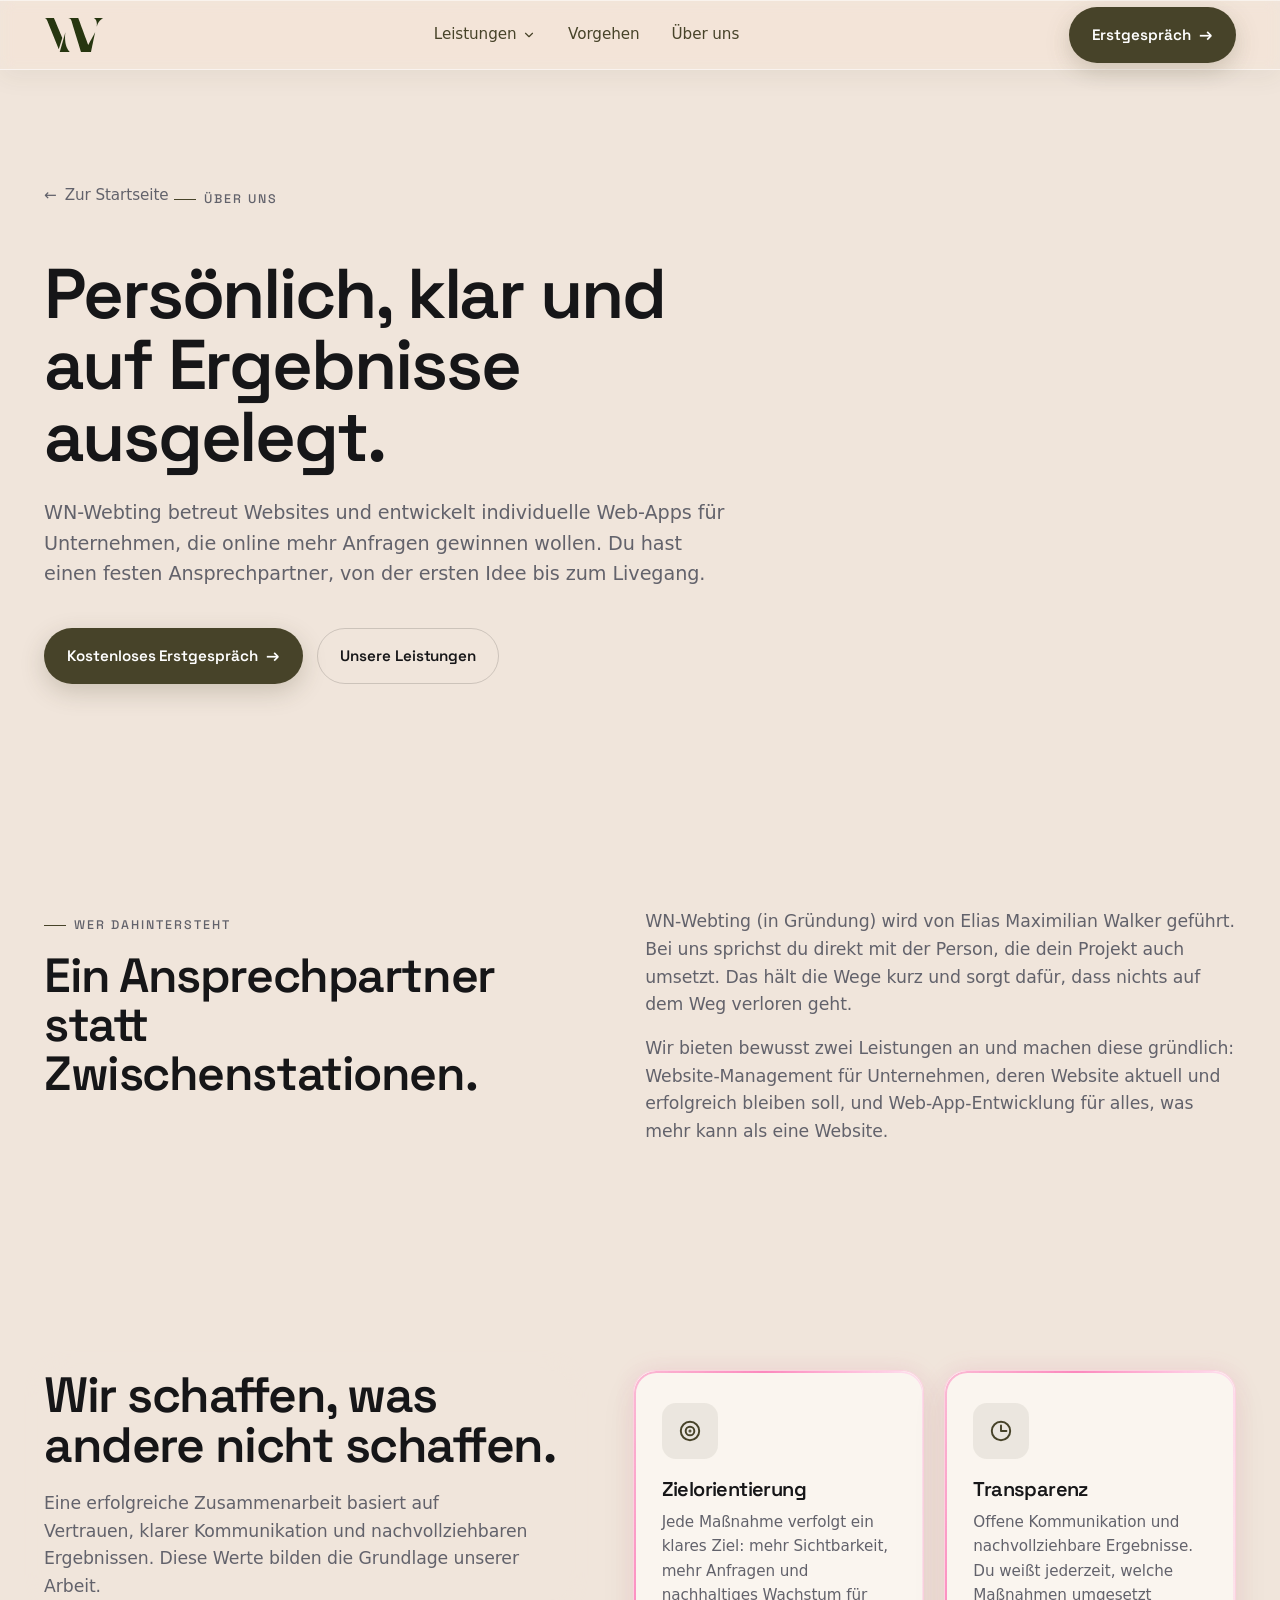
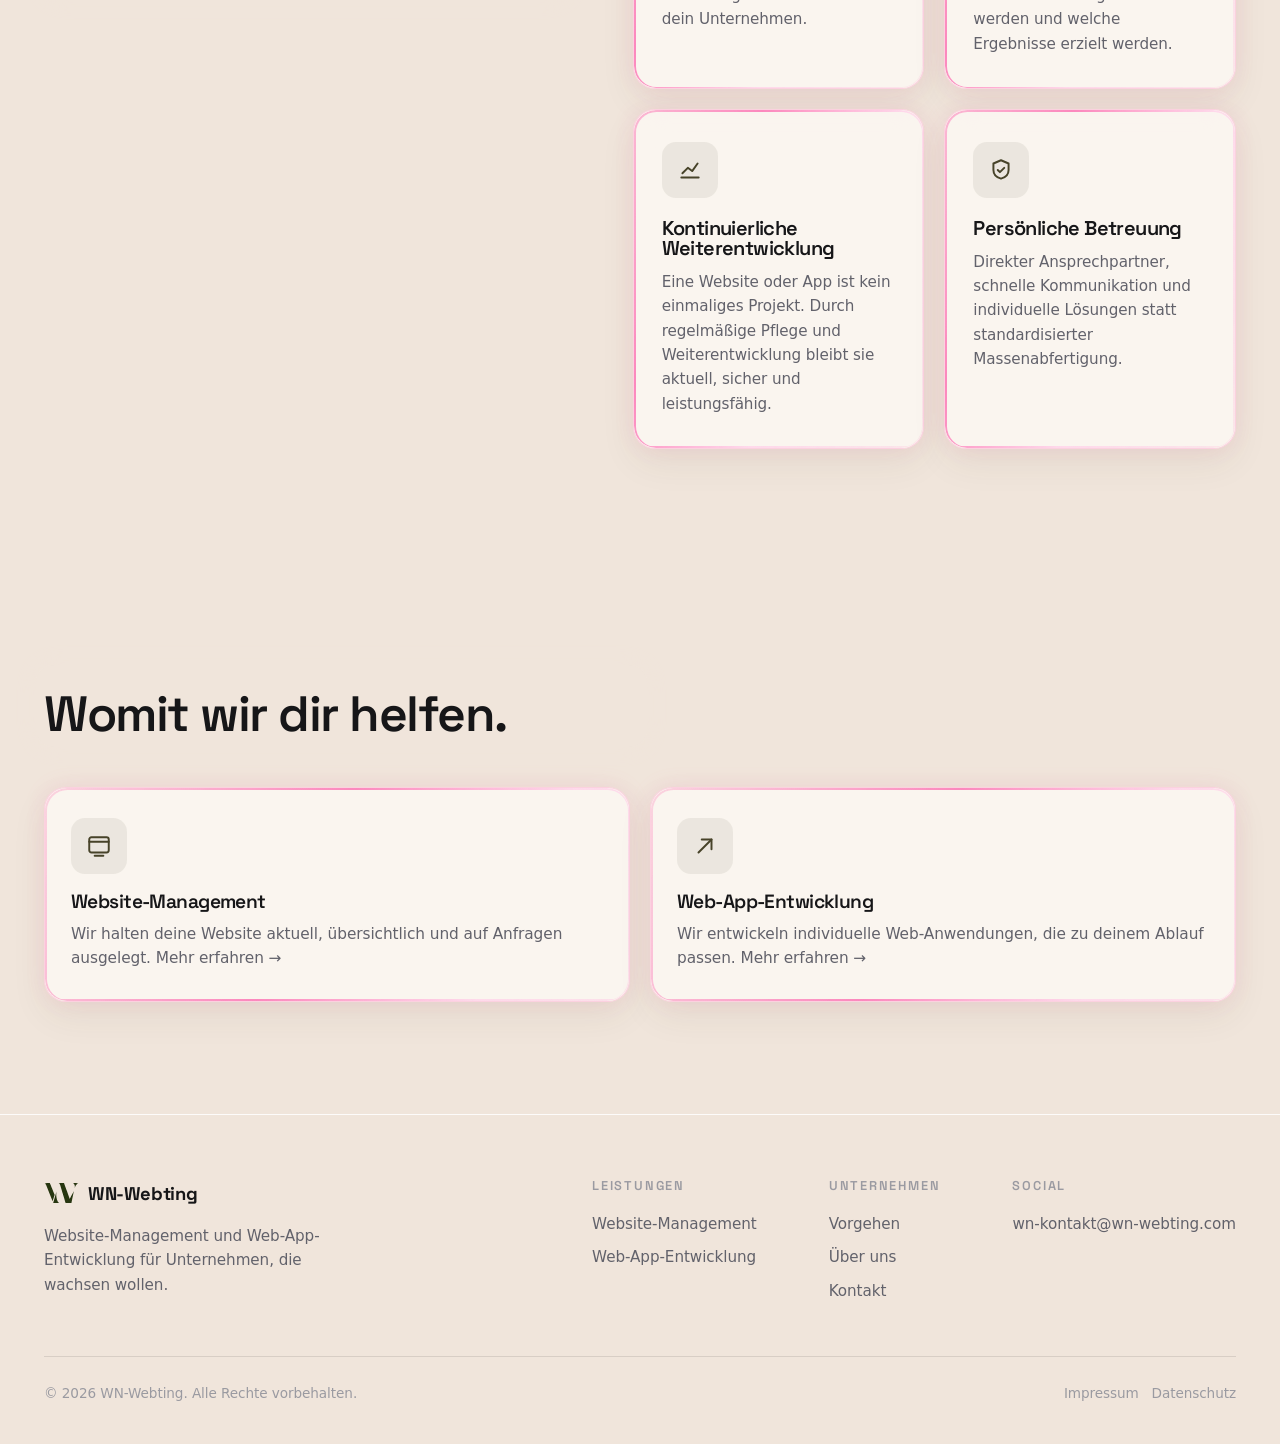
<file: ueber-uns.html>
<!doctype html>
<html lang="de">
<head>
<meta charset="utf-8" />
<meta name="viewport" content="width=device-width, initial-scale=1" />
<title>Über uns | WN-Webting</title>
<meta name="description" content="Das steckt hinter WN-Webting: persönliche Betreuung, klare Kommunikation und Ergebnisse, die sich messen lassen." />
<meta name="robots" content="noindex, nofollow" />
<link rel="icon" type="image/svg+xml" href="logo.svg" />
<link rel="canonical" href="https://wn-webting.github.io/WN-Webting/ueber-uns.html" />
<meta property="og:type" content="website" />
<meta property="og:title" content="Über uns | WN-Webting" />
<meta property="og:description" content="Das steckt hinter WN-Webting: persönliche Betreuung, klare Kommunikation und Ergebnisse, die sich messen lassen." />
<meta property="og:url" content="https://wn-webting.github.io/WN-Webting/ueber-uns.html" />
<meta property="og:locale" content="de_DE" />
<link rel="preconnect" href="https://fonts.googleapis.com" />
<link rel="preconnect" href="https://fonts.gstatic.com" crossorigin />
<link href="https://fonts.googleapis.com/css2?family=Space+Grotesk:wght@400;500;600;700&display=swap" rel="stylesheet" />
<link rel="stylesheet" href="styles.css" />
</head>
<body>

<header class="nav">
  <div class="wrap">
    <a href="index.html" class="brand" aria-label="WN-Webting, zur Startseite"><img class="brand-logo" src="logo.svg" alt="WN-Webting Logo" /></a>
    <nav class="nav-links">
      <div class="nav-item">
        <a href="index.html#leistungen">Leistungen <svg class="nav-chevron" viewBox="0 0 24 24" fill="none" stroke="currentColor" stroke-width="2" stroke-linecap="round" stroke-linejoin="round" aria-hidden="true"><path d="M6 9l6 6 6-6"/></svg></a>
        <div class="nav-dropdown">
          <a href="website-management.html">Website-Management</a>
          <a href="web-app-entwicklung.html">Web-App-Entwicklung</a>
        </div>
      </div>
      <a href="index.html#vorgehen">Vorgehen</a>
      <a href="ueber-uns.html" aria-current="page">Über uns</a>
    </nav>
    <div class="nav-cta">
      <a href="index.html#kontakt" class="btn btn-primary" data-magnetic>Erstgespräch <span class="btn-arrow">&rarr;</span></a>
    </div>
  </div>
</header>

<!-- PAGE HERO -->
<section class="page-hero">
  <div class="wrap">
    <a href="index.html" class="back-link"><span aria-hidden="true">&larr;</span> Zur Startseite</a>
    <span class="eyebrow">Über uns</span>
    <h1>Persönlich, klar und auf Ergebnisse ausgelegt.</h1>
    <p class="lead">WN-Webting betreut Websites und entwickelt individuelle Web-Apps für Unternehmen, die online mehr Anfragen gewinnen wollen. Du hast einen festen Ansprechpartner, von der ersten Idee bis zum Livegang.</p>
    <div class="hero-actions">
      <a href="index.html#kontakt" class="btn btn-primary" data-magnetic>Kostenloses Erstgespräch <span class="btn-arrow">&rarr;</span></a>
      <a href="index.html#leistungen" class="btn btn-ghost">Unsere Leistungen</a>
    </div>
  </div>
</section>

<!-- WER DAHINTERSTEHT -->
<section>
  <div class="wrap">
    <div class="detail-grid">
      <div class="reveal">
        <span class="eyebrow">Wer dahintersteht</span>
        <h2 style="margin-top:1rem;font-size:clamp(2rem,4vw,3rem);">Ein Ansprechpartner statt Zwischenstationen.</h2>
      </div>
      <div class="reveal">
        <p style="color:var(--muted);font-size:1.08rem;">WN-Webting (in Gründung) wird von Elias Maximilian Walker geführt. Bei uns sprichst du direkt mit der Person, die dein Projekt auch umsetzt. Das hält die Wege kurz und sorgt dafür, dass nichts auf dem Weg verloren geht.</p>
        <p style="color:var(--muted);font-size:1.08rem;margin-top:1rem;">Wir bieten bewusst zwei Leistungen an und machen diese gründlich: Website-Management für Unternehmen, deren Website aktuell und erfolgreich bleiben soll, und Web-App-Entwicklung für alles, was mehr kann als eine Website.</p>
      </div>
    </div>
  </div>
</section>

<!-- WERTE (left headline + 2x2 cards) -->
<section id="werte">
  <div class="wrap">
    <div class="values-layout">
      <div class="values-head reveal">
        <h2>Wir schaffen, was andere nicht schaffen.</h2>
        <p>Eine erfolgreiche Zusammenarbeit basiert auf Vertrauen, klarer Kommunikation und nachvollziehbaren Ergebnissen. Diese Werte bilden die Grundlage unserer Arbeit.</p>
      </div>
      <div class="values-grid">
        <div class="value-card reveal">
          <div class="icon-tile" aria-hidden="true">
            <svg viewBox="0 0 24 24" fill="none" stroke="currentColor" stroke-width="1.8" stroke-linecap="round" stroke-linejoin="round"><circle cx="12" cy="12" r="8.5"/><circle cx="12" cy="12" r="4"/><circle cx="12" cy="12" r=".5"/></svg>
          </div>
          <h3>Zielorientierung</h3>
          <p>Jede Maßnahme verfolgt ein klares Ziel: mehr Sichtbarkeit, mehr Anfragen und nachhaltiges Wachstum für dein Unternehmen.</p>
        </div>
        <div class="value-card reveal">
          <div class="icon-tile" aria-hidden="true">
            <svg viewBox="0 0 24 24" fill="none" stroke="currentColor" stroke-width="1.8" stroke-linecap="round" stroke-linejoin="round"><circle cx="12" cy="12" r="8.5"/><path d="M12 7v5h5"/></svg>
          </div>
          <h3>Transparenz</h3>
          <p>Offene Kommunikation und nachvollziehbare Ergebnisse. Du weißt jederzeit, welche Maßnahmen umgesetzt werden und welche Ergebnisse erzielt werden.</p>
        </div>
        <div class="value-card reveal">
          <div class="icon-tile" aria-hidden="true">
            <svg viewBox="0 0 24 24" fill="none" stroke="currentColor" stroke-width="1.8" stroke-linecap="round" stroke-linejoin="round"><path d="M4 19h16"/><path d="M5 15l5-5 4 3 5-7"/></svg>
          </div>
          <h3>Kontinuierliche Weiterentwicklung</h3>
          <p>Eine Website oder App ist kein einmaliges Projekt. Durch regelmäßige Pflege und Weiterentwicklung bleibt sie aktuell, sicher und leistungsfähig.</p>
        </div>
        <div class="value-card reveal">
          <div class="icon-tile" aria-hidden="true">
            <svg viewBox="0 0 24 24" fill="none" stroke="currentColor" stroke-width="1.8" stroke-linecap="round" stroke-linejoin="round"><path d="M12 3l7 3v6c0 4.2-3 6.9-7 8-4-1.1-7-3.8-7-8V6l7-3z"/><path d="M9 12l2 2 4-4"/></svg>
          </div>
          <h3>Persönliche Betreuung</h3>
          <p>Direkter Ansprechpartner, schnelle Kommunikation und individuelle Lösungen statt standardisierter Massenabfertigung.</p>
        </div>
      </div>
    </div>
  </div>
</section>

<!-- LEISTUNGEN KURZ -->
<section>
  <div class="wrap">
    <div class="sec-head reveal" style="margin-bottom:40px;">
      <h2>Womit wir dir helfen.</h2>
    </div>
    <div class="feature-grid" style="grid-template-columns:repeat(2,1fr);">
      <a href="website-management.html" class="feature-card reveal" style="display:block;">
        <div class="icon-tile" aria-hidden="true"><svg viewBox="0 0 24 24" fill="none" stroke="currentColor" stroke-width="1.8" stroke-linecap="round" stroke-linejoin="round"><rect x="3" y="4" width="18" height="14" rx="2"/><path d="M3 8h18"/><path d="M8 21h8"/></svg></div>
        <h3>Website-Management</h3>
        <p>Wir halten deine Website aktuell, übersichtlich und auf Anfragen ausgelegt. Mehr erfahren &rarr;</p>
      </a>
      <a href="web-app-entwicklung.html" class="feature-card reveal" style="display:block;">
        <div class="icon-tile" aria-hidden="true"><svg viewBox="0 0 24 24" fill="none" stroke="currentColor" stroke-width="1.8" stroke-linecap="round" stroke-linejoin="round"><path d="M6 18L18 6"/><path d="M9 6h9v9"/></svg></div>
        <h3>Web-App-Entwicklung</h3>
        <p>Wir entwickeln individuelle Web-Anwendungen, die zu deinem Ablauf passen. Mehr erfahren &rarr;</p>
      </a>
    </div>
  </div>
</section>

<footer>
  <div class="wrap">
    <div class="foot-top">
      <div class="foot-brand">
        <div class="brand"><img class="brand-logo" src="logo.svg" alt="WN-Webting Logo" />WN-Webting</div>
        <p>Website-Management und Web-App-Entwicklung für Unternehmen, die wachsen wollen.</p>
      </div>
      <div class="foot-cols">
        <div class="foot-col">
          <h4>Leistungen</h4>
          <a href="website-management.html">Website-Management</a>
          <a href="web-app-entwicklung.html">Web-App-Entwicklung</a>
        </div>
        <div class="foot-col">
          <h4>Unternehmen</h4>
          <a href="index.html#vorgehen">Vorgehen</a>
          <a href="ueber-uns.html">Über uns</a>
          <a href="index.html#kontakt">Kontakt</a>
        </div>
        <div class="foot-col">
          <h4>Social</h4>
          <a href="mailto:wn-kontakt@wn-webting.com">wn-kontakt@wn-webting.com</a>
        </div>
      </div>
    </div>
    <div class="foot-bottom">
      <span>&copy; 2026 WN-Webting. Alle Rechte vorbehalten.</span>
      <span><a href="impressum.html">Impressum</a> &nbsp; <a href="datenschutz.html">Datenschutz</a></span>
    </div>
  </div>
</footer>

<script src="app.js"></script>
</body>
</html>
</file>
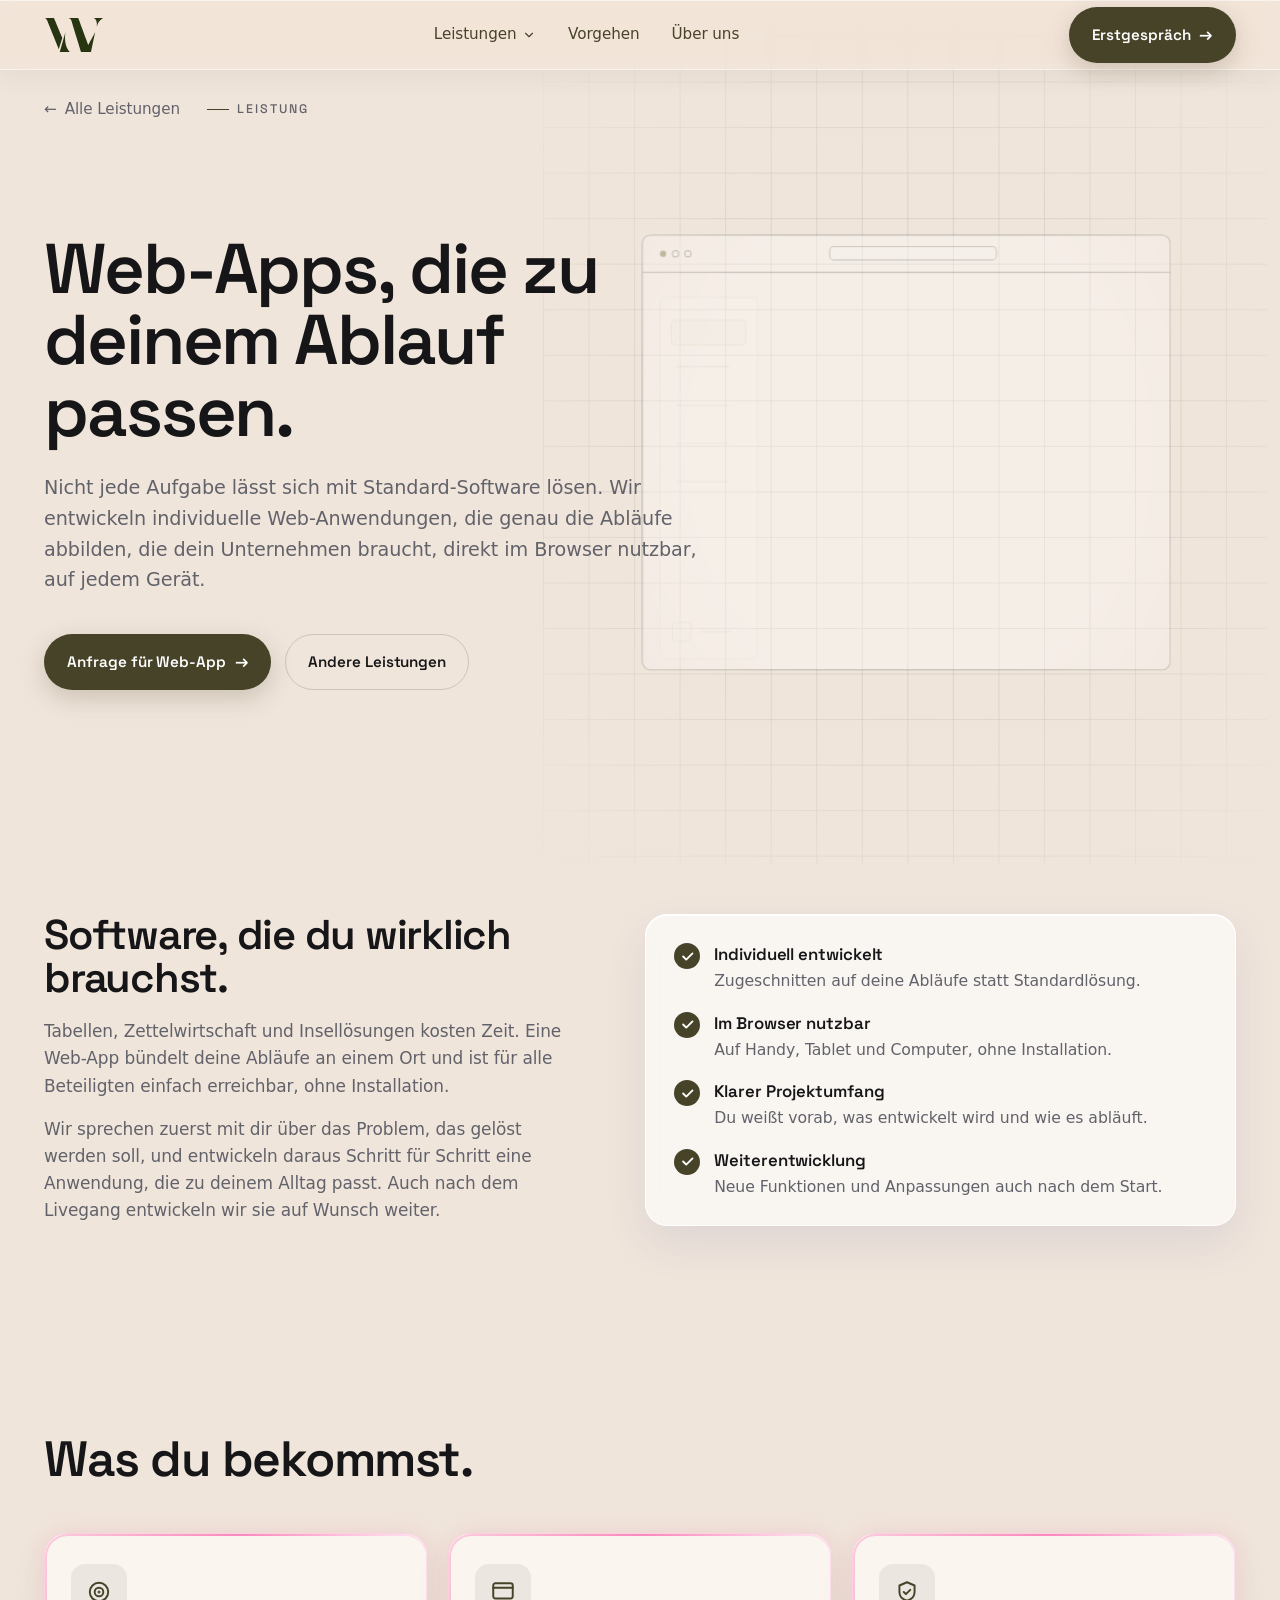
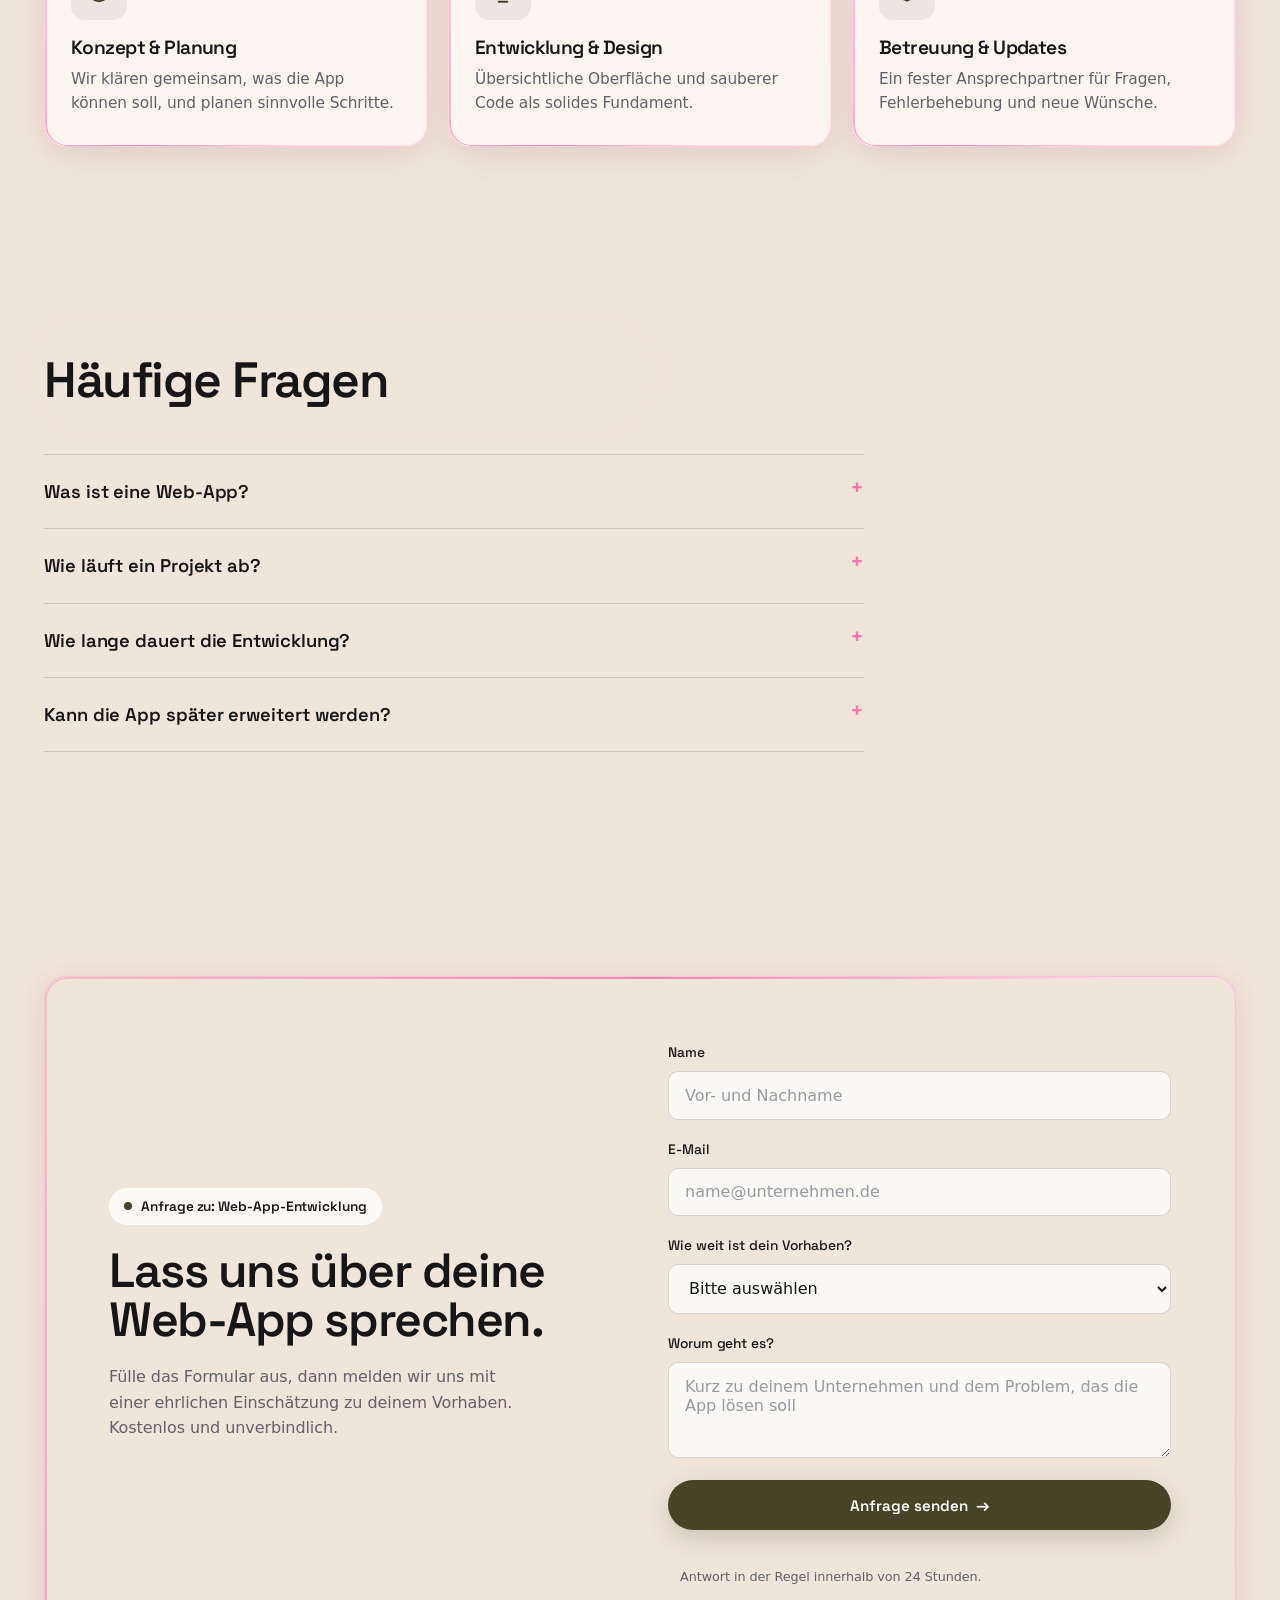
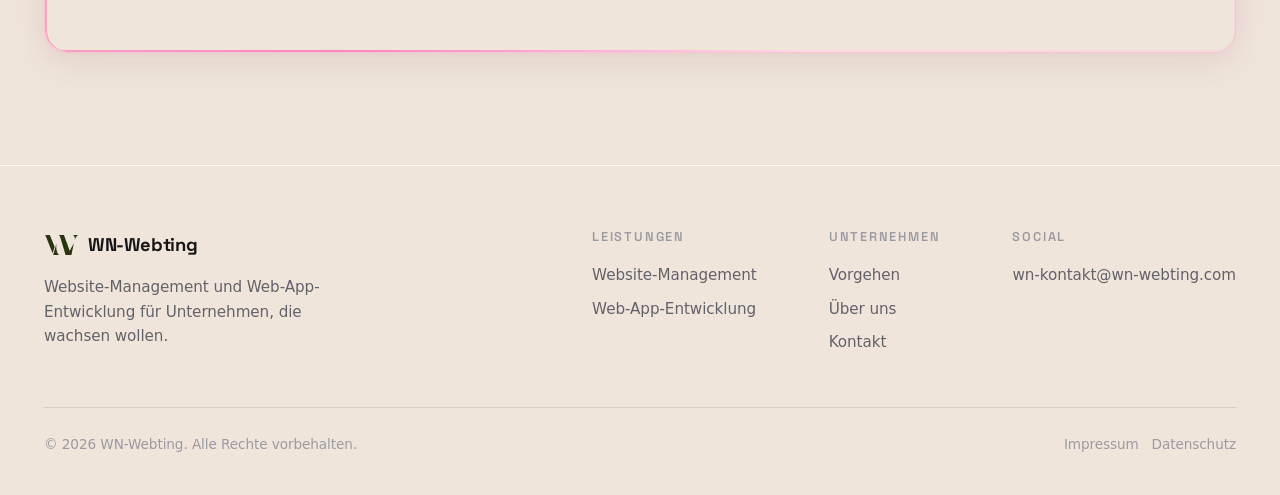
<file: web-app-entwicklung.html>
<!doctype html>
<html lang="de">
<head>
<meta charset="utf-8" />
<meta name="viewport" content="width=device-width, initial-scale=1" />
<title>Web-App-Entwicklung | WN-Webting</title>
<meta name="description" content="Individuelle Web-Apps, die Abläufe vereinfachen und genau zu deinem Unternehmen passen. Konzept, Entwicklung und Weiterentwicklung von WN-Webting." />
<meta name="robots" content="noindex, nofollow" />
<link rel="icon" type="image/svg+xml" href="logo.svg" />
<link rel="canonical" href="https://wn-webting.github.io/WN-Webting/web-app-entwicklung.html" />
<meta property="og:type" content="website" />
<meta property="og:title" content="Web-App-Entwicklung | WN-Webting" />
<meta property="og:description" content="Individuelle Web-Apps, die Abläufe vereinfachen und genau zu deinem Unternehmen passen. Konzept, Entwicklung und Weiterentwicklung von WN-Webting." />
<meta property="og:url" content="https://wn-webting.github.io/WN-Webting/web-app-entwicklung.html" />
<meta property="og:locale" content="de_DE" />
<link rel="preconnect" href="https://fonts.googleapis.com" />
<link rel="preconnect" href="https://fonts.gstatic.com" crossorigin />
<link href="https://fonts.googleapis.com/css2?family=Space+Grotesk:wght@400;500;600;700&display=swap" rel="stylesheet" />
<link rel="stylesheet" href="styles.css" />
</head>
<body>

<div class="scroll-bg" aria-hidden="true">
<svg xmlns="http://www.w3.org/2000/svg" viewBox="0 0 700 800" fill="none">
  <defs>
    <pattern id="grid-development" width="44" height="44" patternUnits="userSpaceOnUse">
      <path d="M44 0H0V44" stroke="rgba(35,48,40,0.10)" fill="none"/>
    </pattern>
  </defs>
  <rect width="700" height="800" fill="url(#grid-development)"/>
  <g data-seq="0">
    <rect x="96" y="183" width="510" height="420" rx="8" fill="rgba(255,255,255,0.55)" stroke="rgba(35,48,40,0.30)"/>
    <path d="M96 219H606" stroke="rgba(35,48,40,0.30)"/>
    <circle cx="116" cy="201" r="3" fill="#7a8450"/>
    <circle cx="128" cy="201" r="3" stroke="rgba(35,48,40,0.35)"/>
    <circle cx="140" cy="201" r="3" stroke="rgba(35,48,40,0.35)"/>
    <rect x="277" y="194" width="161" height="13" rx="4" fill="rgba(255,255,255,0.40)" stroke="rgba(35,48,40,0.20)"/>
  </g>
  <g data-seq="1">
    <rect x="113" y="236" width="94" height="349" rx="4" fill="rgba(255,255,255,0.40)" stroke="rgba(35,48,40,0.20)"/>
    <rect x="124" y="258" width="72" height="24" rx="4" fill="rgba(122,132,80,0.25)" stroke="rgba(122,132,80,0.5)"/>
    <path d="M128 303H180M128 340H180M128 377H180M128 414H180" stroke="rgba(35,48,40,0.30)"/>
    <rect x="125" y="550" width="18" height="18" rx="4" stroke="rgba(35,48,40,0.35)"/>
    <path d="M151 559H183" stroke="rgba(35,48,40,0.30)"/>
  </g>
  <g data-seq="2">
    <rect x="224" y="237" width="363" height="68" rx="4" fill="rgba(255,255,255,0.55)" stroke="rgba(35,48,40,0.30)"/>
    <path d="M241 256H341M241 282H302" stroke="rgba(35,48,40,0.30)"/>
    <rect x="505" y="255" width="63" height="24" rx="4" fill="rgba(122,132,80,0.25)" stroke="rgba(122,132,80,0.5)"/>
  </g>
  <g data-seq="3">
    <rect x="224" y="322" width="219" height="152" rx="4" fill="rgba(255,255,255,0.55)" stroke="rgba(35,48,40,0.30)"/>
    <path d="M241 342H322M241 454H425" stroke="rgba(35,48,40,0.30)"/>
    <path data-draw data-seq="4" d="M242 426l27-12 29 5 28-30 30 11 31-41 35 12" stroke="#7a8450" stroke-width="2"/>
    <path d="M241 369H425M241 389H425M241 409H425M241 429H425" stroke="rgba(35,48,40,0.10)"/>
  </g>
  <g data-seq="5">
    <rect x="460" y="322" width="127" height="152" rx="4" fill="rgba(255,255,255,0.55)" stroke="rgba(35,48,40,0.30)"/>
    <circle cx="523" cy="393" r="34" stroke="rgba(35,48,40,0.30)" stroke-width="10"/>
    <path data-draw data-seq="6" d="M523 359a34 34 0 0 1 34 34" stroke="#7a8450" stroke-width="10"/>
    <path d="M485 453H559" stroke="rgba(35,48,40,0.30)"/>
  </g>
  <g data-seq="7">
    <rect x="224" y="491" width="363" height="94" rx="4" fill="rgba(255,255,255,0.55)" stroke="rgba(35,48,40,0.30)"/>
    <rect x="242" y="506" width="13" height="13" rx="3" stroke="rgba(35,48,40,0.35)"/><path d="M269 512H418M488 512H567" stroke="rgba(35,48,40,0.30)"/>
    <rect x="242" y="531" width="13" height="13" rx="3" stroke="rgba(35,48,40,0.35)"/><path d="M269 537H418M488 537H567" stroke="rgba(35,48,40,0.30)"/>
    <rect x="242" y="556" width="13" height="13" rx="3" stroke="rgba(35,48,40,0.35)"/><path d="M269 562H418M488 562H567" stroke="rgba(35,48,40,0.30)"/>
  </g>
</svg>
</div>

<header class="nav">
  <div class="wrap">
    <a href="index.html" class="brand" aria-label="WN-Webting, zur Startseite"><img class="brand-logo" src="logo.svg" alt="WN-Webting Logo" /></a>
    <nav class="nav-links">
      <div class="nav-item">
        <a href="index.html#leistungen">Leistungen <svg class="nav-chevron" viewBox="0 0 24 24" fill="none" stroke="currentColor" stroke-width="2" stroke-linecap="round" stroke-linejoin="round" aria-hidden="true"><path d="M6 9l6 6 6-6"/></svg></a>
        <div class="nav-dropdown">
          <a href="web-app-entwicklung.html">Website-Management</a>
          <a href="web-app-entwicklung.html">Web-App-Entwicklung</a>
        </div>
      </div>
      <a href="index.html#vorgehen">Vorgehen</a>
      <a href="ueber-uns.html">Über uns</a>
    </nav>
    <div class="nav-cta">
      <a href="#kontakt" class="btn btn-primary" data-magnetic>Erstgespräch <span class="btn-arrow">&rarr;</span></a>
    </div>
  </div>
</header>

<!-- PAGE HERO -->
<section class="page-hero">
  <div class="wrap">
    <a href="index.html#leistungen" class="back-link"><span aria-hidden="true">&larr;</span> Alle Leistungen</a>
    <span class="eyebrow">Leistung</span>
    <h1>Web-Apps, die zu deinem Ablauf passen.</h1>
    <p class="lead">Nicht jede Aufgabe lässt sich mit Standard-Software lösen. Wir entwickeln individuelle Web-Anwendungen, die genau die Abläufe abbilden, die dein Unternehmen braucht, direkt im Browser nutzbar, auf jedem Gerät.</p>
    <div class="hero-actions">
      <a href="#kontakt" class="btn btn-primary" data-magnetic>Anfrage für Web-App <span class="btn-arrow">&rarr;</span></a>
      <a href="index.html#leistungen" class="btn btn-ghost">Andere Leistungen</a>
    </div>
  </div>
</section>

<!-- DETAIL + CHECKLIST -->
<section>
  <div class="wrap">
    <div class="detail-grid">
      <div class="detail-copy reveal">
        <h2>Software, die du wirklich brauchst.</h2>
        <p>Tabellen, Zettelwirtschaft und Insellösungen kosten Zeit. Eine Web-App bündelt deine Abläufe an einem Ort und ist für alle Beteiligten einfach erreichbar, ohne Installation.</p>
        <p>Wir sprechen zuerst mit dir über das Problem, das gelöst werden soll, und entwickeln daraus Schritt für Schritt eine Anwendung, die zu deinem Alltag passt. Auch nach dem Livegang entwickeln wir sie auf Wunsch weiter.</p>
      </div>
      <div class="reveal">
        <ul class="check-list">
          <li>
            <span class="tick" aria-hidden="true"><svg viewBox="0 0 24 24" fill="none" stroke="currentColor" stroke-width="3" stroke-linecap="round" stroke-linejoin="round"><path d="M5 12l5 5L20 7"/></svg></span>
            <div><b>Individuell entwickelt</b><span>Zugeschnitten auf deine Abläufe statt Standardlösung.</span></div>
          </li>
          <li>
            <span class="tick" aria-hidden="true"><svg viewBox="0 0 24 24" fill="none" stroke="currentColor" stroke-width="3" stroke-linecap="round" stroke-linejoin="round"><path d="M5 12l5 5L20 7"/></svg></span>
            <div><b>Im Browser nutzbar</b><span>Auf Handy, Tablet und Computer, ohne Installation.</span></div>
          </li>
          <li>
            <span class="tick" aria-hidden="true"><svg viewBox="0 0 24 24" fill="none" stroke="currentColor" stroke-width="3" stroke-linecap="round" stroke-linejoin="round"><path d="M5 12l5 5L20 7"/></svg></span>
            <div><b>Klarer Projektumfang</b><span>Du weißt vorab, was entwickelt wird und wie es abläuft.</span></div>
          </li>
          <li>
            <span class="tick" aria-hidden="true"><svg viewBox="0 0 24 24" fill="none" stroke="currentColor" stroke-width="3" stroke-linecap="round" stroke-linejoin="round"><path d="M5 12l5 5L20 7"/></svg></span>
            <div><b>Weiterentwicklung</b><span>Neue Funktionen und Anpassungen auch nach dem Start.</span></div>
          </li>
        </ul>
      </div>
    </div>
  </div>
</section>

<!-- FEATURE GRID -->
<section class="results" style="padding-top:80px;padding-bottom:80px;">
  <div class="wrap">
    <div class="sec-head reveal" style="margin-bottom:40px;">
      <h2>Was du bekommst.</h2>
    </div>
    <div class="feature-grid">
      <div class="feature-card reveal">
        <div class="icon-tile" aria-hidden="true"><svg viewBox="0 0 24 24" fill="none" stroke="currentColor" stroke-width="1.8" stroke-linecap="round" stroke-linejoin="round"><circle cx="12" cy="12" r="8.5"/><circle cx="12" cy="12" r="4"/><circle cx="12" cy="12" r=".5"/></svg></div>
        <h3>Konzept &amp; Planung</h3>
        <p>Wir klären gemeinsam, was die App können soll, und planen sinnvolle Schritte.</p>
      </div>
      <div class="feature-card reveal">
        <div class="icon-tile" aria-hidden="true"><svg viewBox="0 0 24 24" fill="none" stroke="currentColor" stroke-width="1.8" stroke-linecap="round" stroke-linejoin="round"><rect x="3" y="4" width="18" height="14" rx="2"/><path d="M3 8h18"/><path d="M8 21h8"/></svg></div>
        <h3>Entwicklung &amp; Design</h3>
        <p>Übersichtliche Oberfläche und sauberer Code als solides Fundament.</p>
      </div>
      <div class="feature-card reveal">
        <div class="icon-tile" aria-hidden="true"><svg viewBox="0 0 24 24" fill="none" stroke="currentColor" stroke-width="1.8" stroke-linecap="round" stroke-linejoin="round"><path d="M12 3l7 3v6c0 4.2-3 6.9-7 8-4-1.1-7-3.8-7-8V6l7-3z"/><path d="M9 12l2 2 4-4"/></svg></div>
        <h3>Betreuung &amp; Updates</h3>
        <p>Ein fester Ansprechpartner für Fragen, Fehlerbehebung und neue Wünsche.</p>
      </div>
    </div>
  </div>
</section>

<!-- FAQ -->
<section>
  <div class="wrap">
    <div class="sec-head reveal"><h2>Häufige Fragen</h2></div>
    <div class="faq reveal">
      <details><summary>Was ist eine Web-App?</summary><p>Eine Web-App ist eine Anwendung, die direkt im Browser läuft, zum Beispiel ein Kundenportal, ein Buchungssystem oder ein internes Verwaltungstool. Du musst nichts installieren.</p></details>
      <details><summary>Wie läuft ein Projekt ab?</summary><p>Wir starten mit einem kostenlosen Erstgespräch, klären gemeinsam Ziel und Umfang und setzen die Anwendung anschließend in überschaubaren Schritten um.</p></details>
      <details><summary>Wie lange dauert die Entwicklung?</summary><p>Das hängt stark vom Umfang ab. Den konkreten Zeitrahmen legen wir nach dem Erstgespräch fest.</p></details>
      <details><summary>Kann die App später erweitert werden?</summary><p>Ja. Wir entwickeln Anwendungen so, dass neue Funktionen auch nach dem Start ergänzt werden können.</p></details>
    </div>
  </div>
</section>

<!-- SERVICE CONTACT FORM -->
<section id="kontakt" class="service-contact">
  <div class="wrap">
    <div class="cta-inner reveal">
      <div>
        <span class="contact-badge"><span class="dot"></span>Anfrage zu: Web-App-Entwicklung</span>
        <h2>Lass uns über deine Web-App sprechen.</h2>
        <p>Fülle das Formular aus, dann melden wir uns mit einer ehrlichen Einschätzung zu deinem Vorhaben. Kostenlos und unverbindlich.</p>
      </div>
      <form data-lead-form novalidate>
        <input type="hidden" name="leistung" value="Web-App-Entwicklung" />
        <input type="checkbox" name="botcheck" tabindex="-1" autocomplete="off" style="display:none" />
        <div class="field">
          <label for="name">Name</label>
          <input id="name" name="name" type="text" placeholder="Vor- und Nachname" required />
        </div>
        <div class="field">
          <label for="email">E-Mail</label>
          <input id="email" name="email" type="email" placeholder="name@unternehmen.de" required />
        </div>
        <div class="field">
          <label for="status">Wie weit ist dein Vorhaben?</label>
          <select id="status" name="status">
            <option value="">Bitte auswählen</option>
            <option>Ich habe nur eine erste Idee</option>
            <option>Ich habe ein klares Konzept</option>
            <option>Ich brauche Weiterentwicklung einer bestehenden App</option>
            <option>Noch unklar</option>
          </select>
        </div>
        <div class="field">
          <label for="msg">Worum geht es?</label>
          <textarea id="msg" name="msg" placeholder="Kurz zu deinem Unternehmen und dem Problem, das die App lösen soll"></textarea>
        </div>
        <button type="submit" class="btn btn-primary" data-magnetic>Anfrage senden <span class="btn-arrow">&rarr;</span></button>
        <p class="form-note">Antwort in der Regel innerhalb von 24 Stunden.</p>
        <div class="form-ok">Danke. Deine Anfrage zu Web-App-Entwicklung ist angekommen, wir melden uns in Kürze.</div>
        <div class="form-error"></div>
      </form>
    </div>
  </div>
</section>

<footer>
  <div class="wrap">
    <div class="foot-top">
      <div class="foot-brand">
        <div class="brand"><img class="brand-logo" src="logo.svg" alt="WN-Webting Logo" />WN-Webting</div>
        <p>Website-Management und Web-App-Entwicklung für Unternehmen, die wachsen wollen.</p>
      </div>
      <div class="foot-cols">
        <div class="foot-col">
          <h4>Leistungen</h4>
          <a href="website-management.html">Website-Management</a>
          <a href="web-app-entwicklung.html">Web-App-Entwicklung</a>
        </div>
        <div class="foot-col">
          <h4>Unternehmen</h4>
          <a href="index.html#vorgehen">Vorgehen</a>
          <a href="ueber-uns.html">Über uns</a>
          <a href="#kontakt">Kontakt</a>
        </div>
        <div class="foot-col">
          <h4>Social</h4>
          <a href="mailto:wn-kontakt@wn-webting.com">wn-kontakt@wn-webting.com</a>
        </div>
      </div>
    </div>
    <div class="foot-bottom">
      <span>&copy; 2026 WN-Webting. Alle Rechte vorbehalten.</span>
      <span><a href="impressum.html">Impressum</a> &nbsp; <a href="datenschutz.html">Datenschutz</a></span>
    </div>
  </div>
</footer>

<script src="app.js"></script>
<script src="scroll-bg.js"></script>
</body>
</html>
</file>
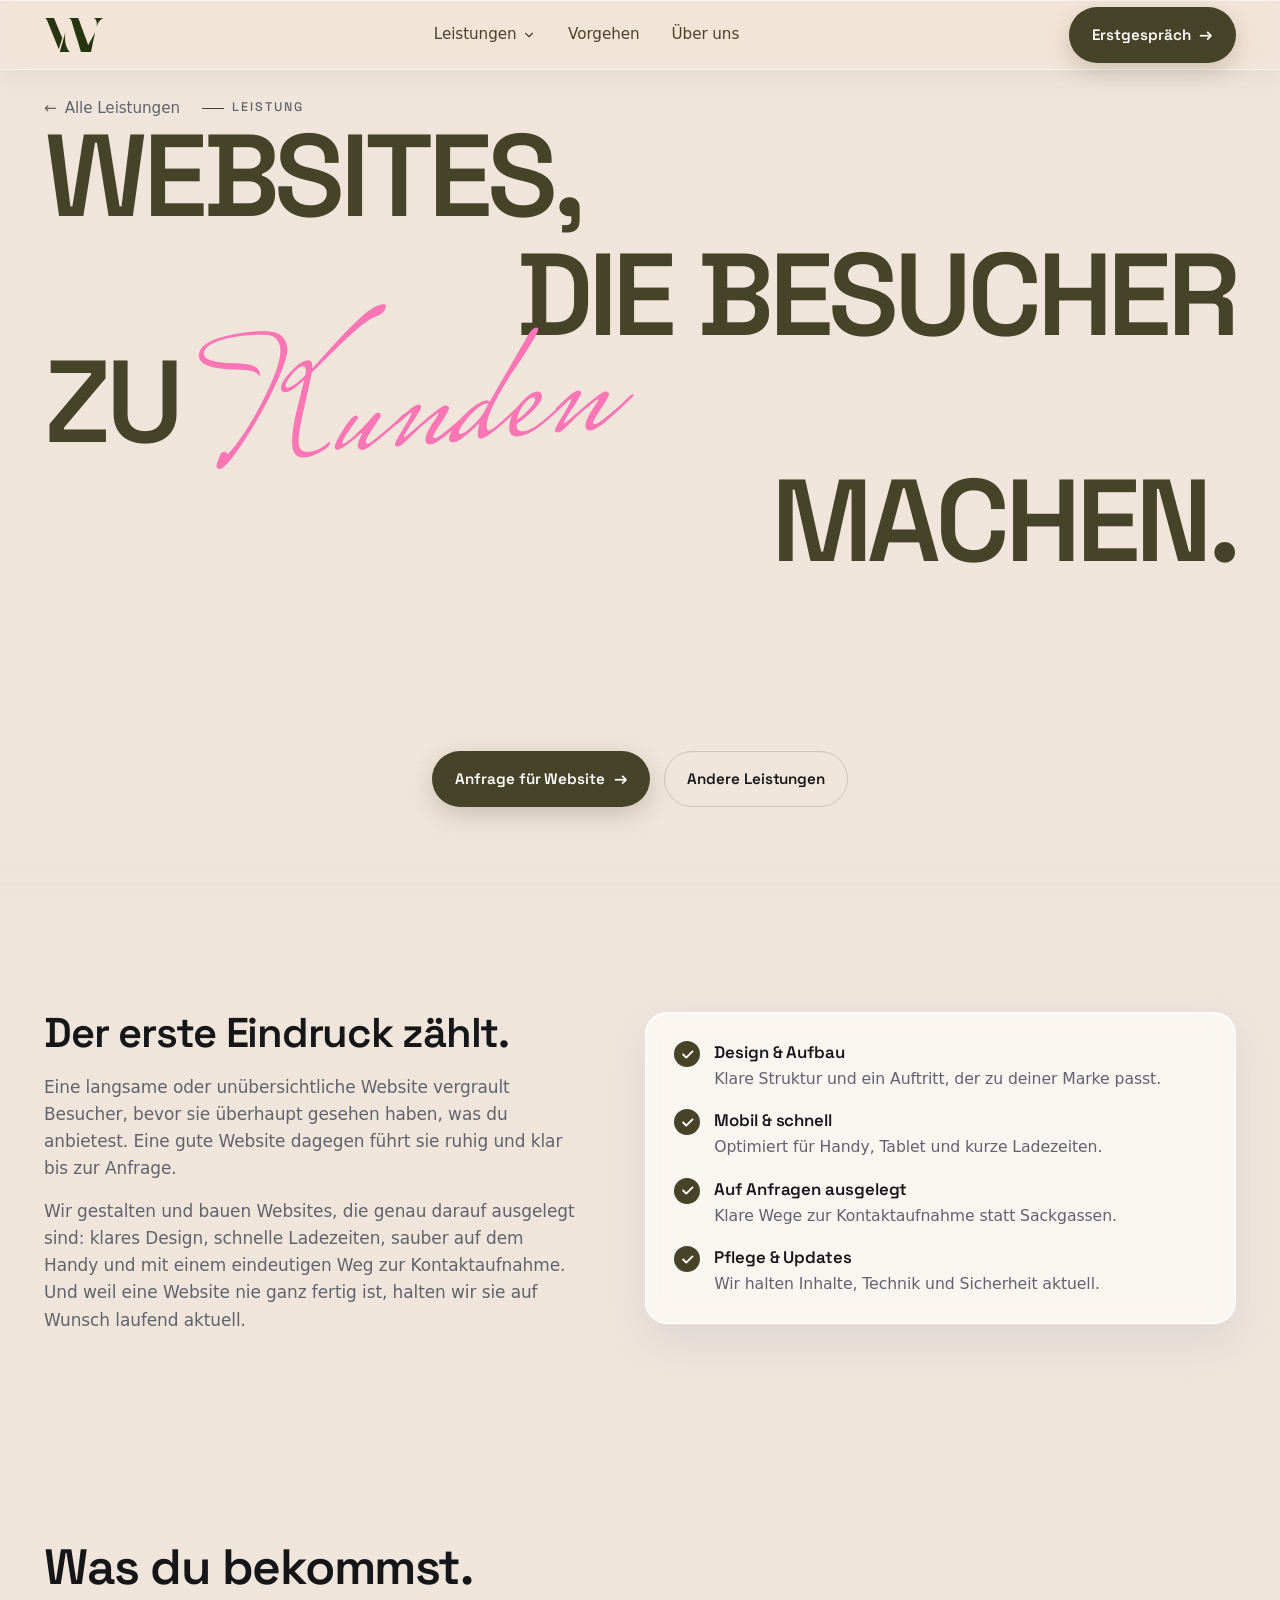
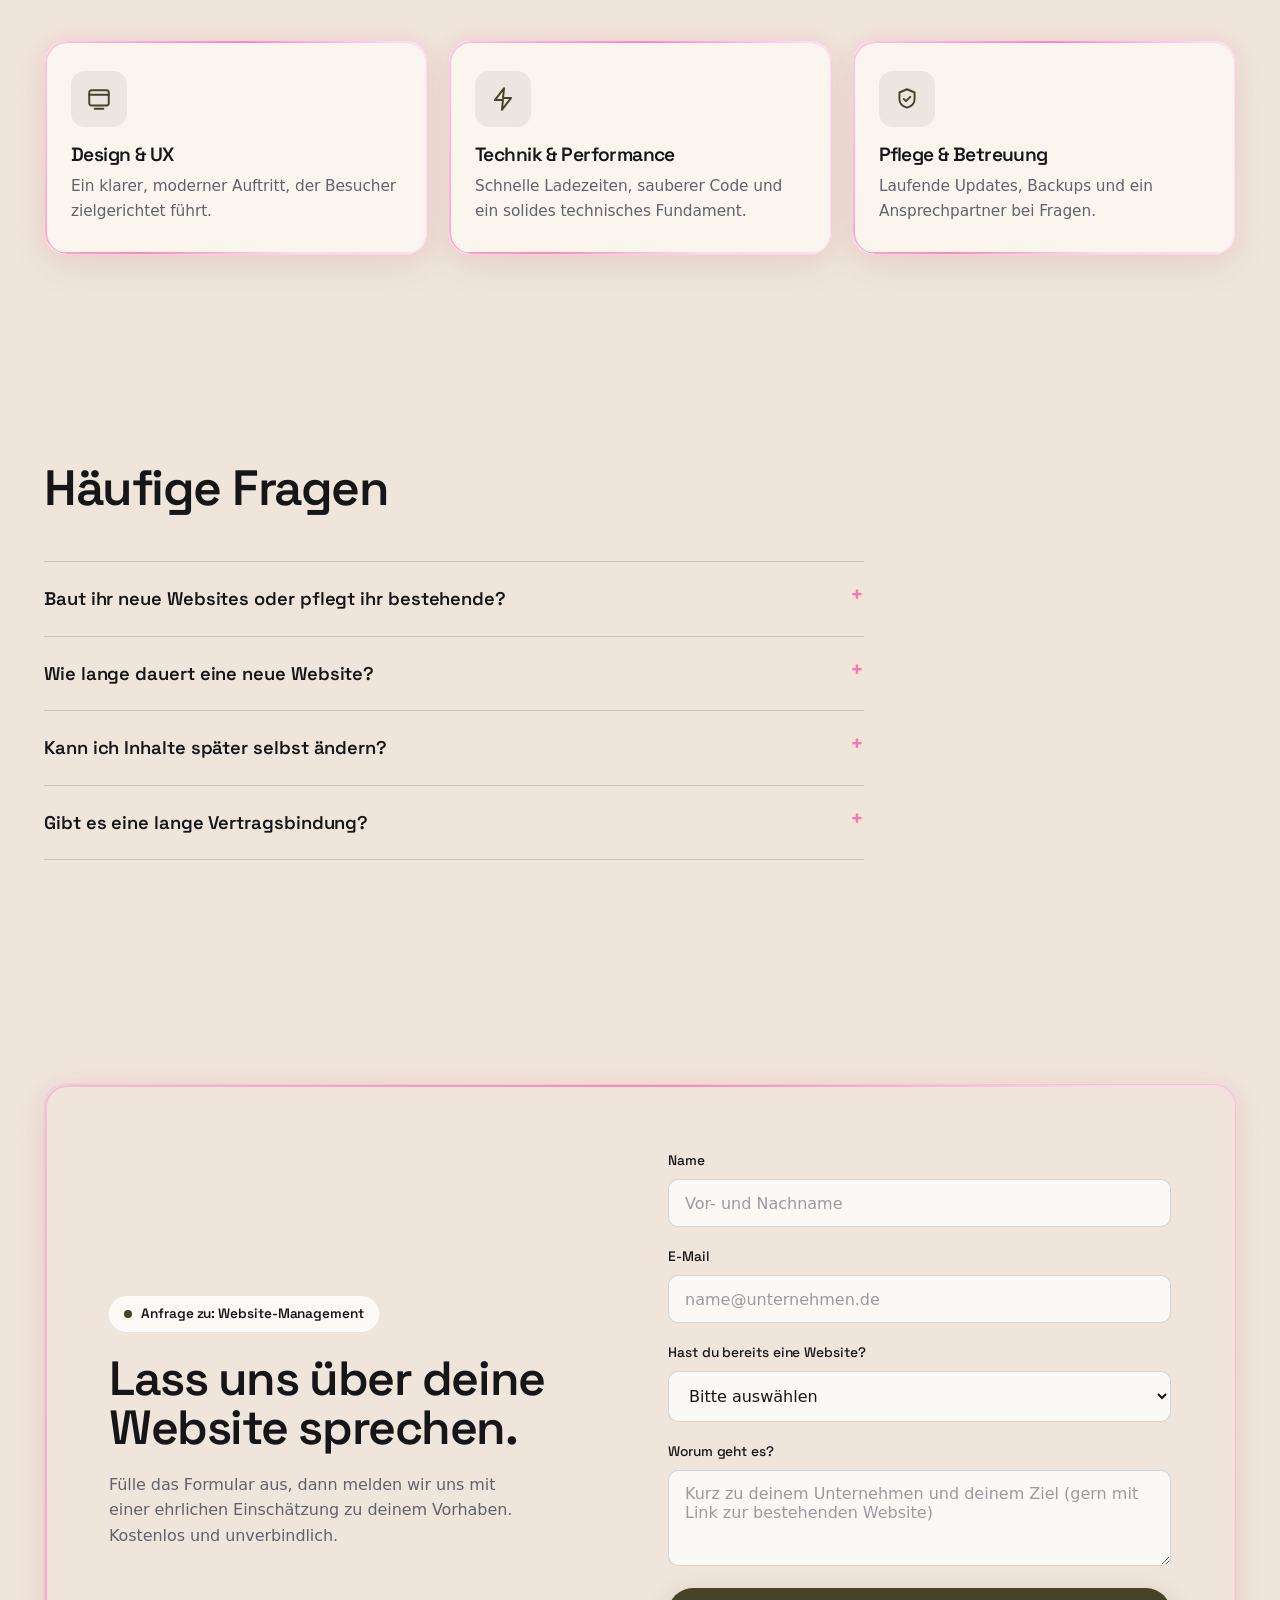
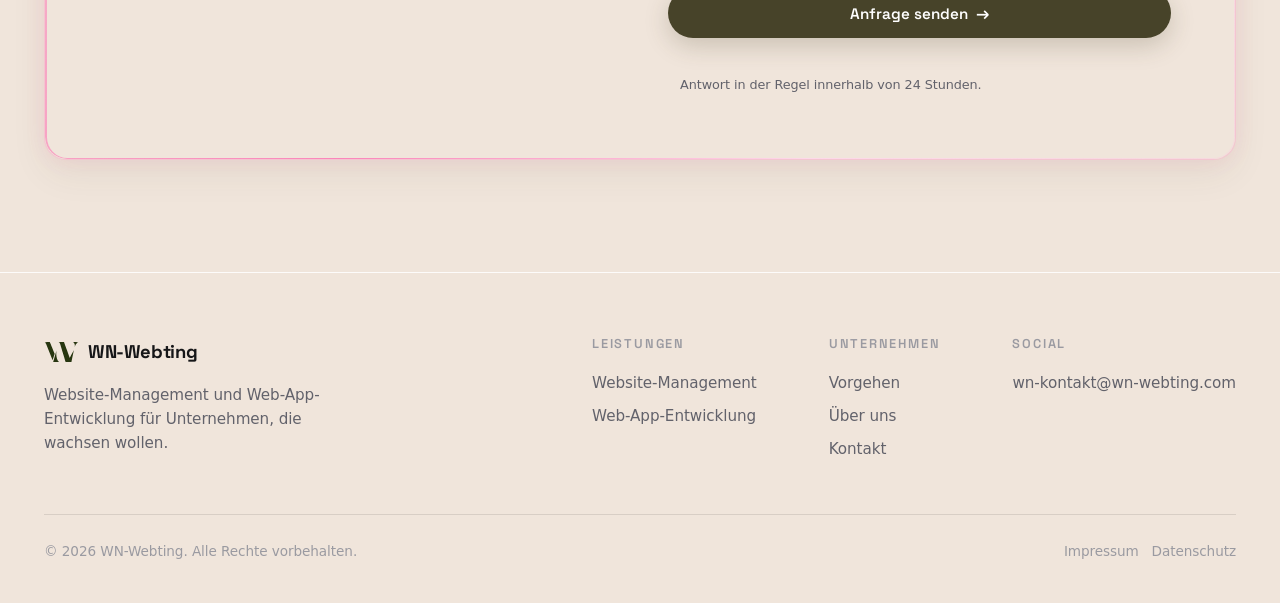
<file: website-management.html>
<!doctype html>
<html lang="de">
<head>
<meta charset="utf-8" />
<meta name="viewport" content="width=device-width, initial-scale=1" />
<title>Website-Management | WN-Webting</title>
<meta name="description" content="Moderne Websites, die schnell laden, gut aussehen und Besucher zu Anfragen machen. Design, Technik und laufende Pflege von WN-Webting." />
<meta name="robots" content="noindex, nofollow" />
<link rel="icon" type="image/svg+xml" href="logo.svg" />
<link rel="canonical" href="https://wn-webting.github.io/WN-Webting/website-management.html" />
<meta property="og:type" content="website" />
<meta property="og:title" content="Website-Management | WN-Webting" />
<meta property="og:description" content="Moderne Websites, die schnell laden, gut aussehen und Besucher zu Anfragen machen. Design, Technik und laufende Pflege von WN-Webting." />
<meta property="og:url" content="https://wn-webting.github.io/WN-Webting/website-management.html" />
<meta property="og:locale" content="de_DE" />
<link rel="preconnect" href="https://fonts.googleapis.com" />
<link rel="preconnect" href="https://fonts.gstatic.com" crossorigin />
<link href="https://fonts.googleapis.com/css2?family=Space+Grotesk:wght@400;500;600;700&family=Mrs+Saint+Delafield&display=swap" rel="stylesheet" />
<link rel="stylesheet" href="styles.css" />
</head>
<body>

<header class="nav">
  <div class="wrap">
    <a href="index.html" class="brand" aria-label="WN-Webting, zur Startseite"><img class="brand-logo" src="logo.svg" alt="WN-Webting Logo" /></a>
    <nav class="nav-links">
      <div class="nav-item">
        <a href="index.html#leistungen">Leistungen <svg class="nav-chevron" viewBox="0 0 24 24" fill="none" stroke="currentColor" stroke-width="2" stroke-linecap="round" stroke-linejoin="round" aria-hidden="true"><path d="M6 9l6 6 6-6"/></svg></a>
        <div class="nav-dropdown">
          <a href="website-management.html">Website-Management</a>
          <a href="web-app-entwicklung.html">Web-App-Entwicklung</a>
        </div>
      </div>
      <a href="index.html#vorgehen">Vorgehen</a>
      <a href="ueber-uns.html">Über uns</a>
    </nav>
    <div class="nav-cta">
      <a href="#kontakt" class="btn btn-primary" data-magnetic>Erstgespräch <span class="btn-arrow">&rarr;</span></a>
    </div>
  </div>
</header>

<!-- PAGE HERO -->
<section class="page-hero page-hero--plain">
  <div class="wrap">
    <a href="index.html#leistungen" class="back-link"><span aria-hidden="true">&larr;</span> Alle Leistungen</a>
    <span class="eyebrow">Leistung</span>
    <h1 aria-label="Websites, die Besucher zu Kunden machen."><span class="h1-big">Websites,</span> <span class="h1-right">die Besucher</span> <span class="h1-rest">zu <span class="h1-script">Kunden</span></span> <span class="h1-right">machen.</span></h1>
    <p class="lead">Deine Website ist oft der erste Eindruck deines Unternehmens. Wir sorgen dafür, dass sie schnell lädt, auf jedem Gerät gut aussieht und Besucher gezielt zur Anfrage führt, inklusive laufender Pflege, damit sie aktuell bleibt.</p>
    <div class="hero-actions">
      <a href="#kontakt" class="btn btn-primary" data-magnetic>Anfrage für Website <span class="btn-arrow">&rarr;</span></a>
      <a href="index.html#leistungen" class="btn btn-ghost">Andere Leistungen</a>
    </div>
  </div>
</section>

<!-- DETAIL + CHECKLIST -->
<section>
  <div class="wrap">
    <div class="detail-grid">
      <div class="detail-copy reveal">
        <h2>Der erste Eindruck zählt.</h2>
        <p>Eine langsame oder unübersichtliche Website vergrault Besucher, bevor sie überhaupt gesehen haben, was du anbietest. Eine gute Website dagegen führt sie ruhig und klar bis zur Anfrage.</p>
        <p>Wir gestalten und bauen Websites, die genau darauf ausgelegt sind: klares Design, schnelle Ladezeiten, sauber auf dem Handy und mit einem eindeutigen Weg zur Kontaktaufnahme. Und weil eine Website nie ganz fertig ist, halten wir sie auf Wunsch laufend aktuell.</p>
      </div>
      <div class="reveal">
        <ul class="check-list">
          <li>
            <span class="tick" aria-hidden="true"><svg viewBox="0 0 24 24" fill="none" stroke="currentColor" stroke-width="3" stroke-linecap="round" stroke-linejoin="round"><path d="M5 12l5 5L20 7"/></svg></span>
            <div><b>Design &amp; Aufbau</b><span>Klare Struktur und ein Auftritt, der zu deiner Marke passt.</span></div>
          </li>
          <li>
            <span class="tick" aria-hidden="true"><svg viewBox="0 0 24 24" fill="none" stroke="currentColor" stroke-width="3" stroke-linecap="round" stroke-linejoin="round"><path d="M5 12l5 5L20 7"/></svg></span>
            <div><b>Mobil &amp; schnell</b><span>Optimiert für Handy, Tablet und kurze Ladezeiten.</span></div>
          </li>
          <li>
            <span class="tick" aria-hidden="true"><svg viewBox="0 0 24 24" fill="none" stroke="currentColor" stroke-width="3" stroke-linecap="round" stroke-linejoin="round"><path d="M5 12l5 5L20 7"/></svg></span>
            <div><b>Auf Anfragen ausgelegt</b><span>Klare Wege zur Kontaktaufnahme statt Sackgassen.</span></div>
          </li>
          <li>
            <span class="tick" aria-hidden="true"><svg viewBox="0 0 24 24" fill="none" stroke="currentColor" stroke-width="3" stroke-linecap="round" stroke-linejoin="round"><path d="M5 12l5 5L20 7"/></svg></span>
            <div><b>Pflege &amp; Updates</b><span>Wir halten Inhalte, Technik und Sicherheit aktuell.</span></div>
          </li>
        </ul>
      </div>
    </div>
  </div>
</section>

<!-- FEATURE GRID -->
<section class="results" style="padding-top:80px;padding-bottom:80px;">
  <div class="wrap">
    <div class="sec-head reveal" style="margin-bottom:40px;">
      <h2>Was du bekommst.</h2>
    </div>
    <div class="feature-grid">
      <div class="feature-card reveal">
        <div class="icon-tile" aria-hidden="true"><svg viewBox="0 0 24 24" fill="none" stroke="currentColor" stroke-width="1.8" stroke-linecap="round" stroke-linejoin="round"><rect x="3" y="4" width="18" height="14" rx="2"/><path d="M3 8h18"/><path d="M8 21h8"/></svg></div>
        <h3>Design &amp; UX</h3>
        <p>Ein klarer, moderner Auftritt, der Besucher zielgerichtet führt.</p>
      </div>
      <div class="feature-card reveal">
        <div class="icon-tile" aria-hidden="true"><svg viewBox="0 0 24 24" fill="none" stroke="currentColor" stroke-width="1.8" stroke-linecap="round" stroke-linejoin="round"><path d="M13 2L4.5 13H12l-1 9 8.5-11H12l1-9z"/></svg></div>
        <h3>Technik &amp; Performance</h3>
        <p>Schnelle Ladezeiten, sauberer Code und ein solides technisches Fundament.</p>
      </div>
      <div class="feature-card reveal">
        <div class="icon-tile" aria-hidden="true"><svg viewBox="0 0 24 24" fill="none" stroke="currentColor" stroke-width="1.8" stroke-linecap="round" stroke-linejoin="round"><path d="M12 3l7 3v6c0 4.2-3 6.9-7 8-4-1.1-7-3.8-7-8V6l7-3z"/><path d="M9 12l2 2 4-4"/></svg></div>
        <h3>Pflege &amp; Betreuung</h3>
        <p>Laufende Updates, Backups und ein Ansprechpartner bei Fragen.</p>
      </div>
    </div>
  </div>
</section>

<!-- FAQ -->
<section>
  <div class="wrap">
    <div class="sec-head reveal"><h2>Häufige Fragen</h2></div>
    <div class="faq reveal">
      <details><summary>Baut ihr neue Websites oder pflegt ihr bestehende?</summary><p>Beides. Wir erstellen neue Websites von Grund auf und übernehmen ebenso die Pflege und Modernisierung bestehender Seiten.</p></details>
      <details><summary>Wie lange dauert eine neue Website?</summary><p>Das hängt vom Umfang ab. Eine übersichtliche Unternehmensseite ist oft in wenigen Wochen live. Den konkreten Zeitrahmen legen wir nach dem Erstgespräch fest.</p></details>
      <details><summary>Kann ich Inhalte später selbst ändern?</summary><p>Ja, auf Wunsch richten wir das so ein, dass du Texte und Bilder selbst pflegen kannst. Oder wir übernehmen die Pflege komplett für dich.</p></details>
      <details><summary>Gibt es eine lange Vertragsbindung?</summary><p>Pflegepakete sind monatlich kündbar. Bei der Erstellung vereinbaren wir einen klaren Projektumfang.</p></details>
    </div>
  </div>
</section>

<!-- SERVICE CONTACT FORM -->
<section id="kontakt" class="service-contact">
  <div class="wrap">
    <div class="cta-inner reveal">
      <div>
        <span class="contact-badge"><span class="dot"></span>Anfrage zu: Website-Management</span>
        <h2>Lass uns über deine Website sprechen.</h2>
        <p>Fülle das Formular aus, dann melden wir uns mit einer ehrlichen Einschätzung zu deinem Vorhaben. Kostenlos und unverbindlich.</p>
      </div>
      <form data-lead-form novalidate>
        <input type="hidden" name="leistung" value="Website-Management" />
        <input type="checkbox" name="botcheck" tabindex="-1" autocomplete="off" style="display:none" />
        <div class="field">
          <label for="name">Name</label>
          <input id="name" name="name" type="text" placeholder="Vor- und Nachname" required />
        </div>
        <div class="field">
          <label for="email">E-Mail</label>
          <input id="email" name="email" type="email" placeholder="name@unternehmen.de" required />
        </div>
        <div class="field">
          <label for="status">Hast du bereits eine Website?</label>
          <select id="status" name="status">
            <option value="">Bitte auswählen</option>
            <option>Ja, sie soll überarbeitet werden</option>
            <option>Ja, ich brauche nur Pflege</option>
            <option>Nein, ich brauche eine neue Website</option>
            <option>Noch unklar</option>
          </select>
        </div>
        <div class="field">
          <label for="msg">Worum geht es?</label>
          <textarea id="msg" name="msg" placeholder="Kurz zu deinem Unternehmen und deinem Ziel (gern mit Link zur bestehenden Website)"></textarea>
        </div>
        <button type="submit" class="btn btn-primary" data-magnetic>Anfrage senden <span class="btn-arrow">&rarr;</span></button>
        <p class="form-note">Antwort in der Regel innerhalb von 24 Stunden.</p>
        <div class="form-ok">Danke. Deine Anfrage zu Website-Management ist angekommen, wir melden uns in Kürze.</div>
        <div class="form-error"></div>
      </form>
    </div>
  </div>
</section>

<footer>
  <div class="wrap">
    <div class="foot-top">
      <div class="foot-brand">
        <div class="brand"><img class="brand-logo" src="logo.svg" alt="WN-Webting Logo" />WN-Webting</div>
        <p>Website-Management und Web-App-Entwicklung für Unternehmen, die wachsen wollen.</p>
      </div>
      <div class="foot-cols">
        <div class="foot-col">
          <h4>Leistungen</h4>
          <a href="website-management.html">Website-Management</a>
          <a href="web-app-entwicklung.html">Web-App-Entwicklung</a>
        </div>
        <div class="foot-col">
          <h4>Unternehmen</h4>
          <a href="index.html#vorgehen">Vorgehen</a>
          <a href="ueber-uns.html">Über uns</a>
          <a href="#kontakt">Kontakt</a>
        </div>
        <div class="foot-col">
          <h4>Social</h4>
          <a href="mailto:wn-kontakt@wn-webting.com">wn-kontakt@wn-webting.com</a>
        </div>
      </div>
    </div>
    <div class="foot-bottom">
      <span>&copy; 2026 WN-Webting. Alle Rechte vorbehalten.</span>
      <span><a href="impressum.html">Impressum</a> &nbsp; <a href="datenschutz.html">Datenschutz</a></span>
    </div>
  </div>
</footer>

<script src="app.js"></script>
</body>
</html>
</file>
<file: styles.css>
/* ============================================================
   WN-Webting - shared design system (used by all pages)
   Theme lock: LIGHT for the whole site.
   Accent lock: ONE accent (dark olive green #474329) for all action colors.
   Shape rule: media/surfaces = 16px, buttons = pill, inputs = 10px.
   Fonts: Space Grotesk (display) + system sans (body).
   ============================================================ */

:root{
  --bg:        #f5f5f3;   /* clean warm off-white */
  --bg-2:      #ffffff;   /* elevated surface / cards */
  --bg-3:      #ecebe7;   /* tinted band */
  --text:      #161618;
  --muted:     #62626b;
  --muted-2:   #9a9aa1;
  --line:      rgba(0,0,0,.10);
  --line-2:    rgba(0,0,0,.15);
  --accent:    #474329;   /* standout action color - single accent */
  --accent-hover:#5a5636;
  --accent-ink:#ffffff;   /* text ON the accent */
  --radius:    16px;
  --radius-sm: 10px;
  --maxw:      1240px;
  --ease:      cubic-bezier(.16,1,.3,1);
  --sans:      system-ui, -apple-system, "Segoe UI", Roboto, Helvetica, Arial, sans-serif;
  --display:   "Space Grotesk", var(--sans);
}

*{ box-sizing:border-box; }
html{ scroll-behavior:smooth; -webkit-text-size-adjust:100%; }
body{
  margin:0;
  background:var(--bg);
  color:var(--text);
  font-family:var(--sans);
  font-size:16px;
  line-height:1.6;
  letter-spacing:-.005em;
  -webkit-font-smoothing:antialiased;
  overflow-x:hidden;
}
h1,h2,h3,h4{ font-family:var(--display); font-weight:600; line-height:1.02; letter-spacing:-.03em; margin:0; }
p{ margin:0; }
a{ color:inherit; text-decoration:none; }
img{ display:block; max-width:100%; }
.wrap{ width:100%; max-width:var(--maxw); margin:0 auto; padding:0 24px; }
.muted{ color:var(--muted); }
.accent{ color:var(--accent); }

/* ---------- buttons (pill) ---------- */
.btn{
  display:inline-flex; align-items:center; gap:.55rem;
  font-family:var(--display); font-weight:600; font-size:.95rem;
  padding:.85rem 1.4rem; border-radius:999px;
  border:1px solid transparent; cursor:pointer;
  transition:transform .18s var(--ease), background .2s var(--ease), color .2s var(--ease), border-color .2s var(--ease);
  will-change:transform; white-space:nowrap;
}
.btn:active{ transform:translateY(1px) scale(.985); }
.btn-primary{ background:var(--accent); color:var(--accent-ink); box-shadow:0 8px 24px rgba(71,67,41,.22); }
.btn-primary:hover{ background:var(--accent-hover); }
.btn-ghost{ background:transparent; color:var(--text); border-color:var(--line-2); }
.btn-ghost:hover{ border-color:var(--text); }
.btn-arrow{ font-size:1.1em; transition:transform .2s var(--ease); }
.btn:hover .btn-arrow{ transform:translateX(3px); }

/* eyebrow (rationed: max 1 per 3 sections) */
.eyebrow{
  display:inline-flex; align-items:center; gap:.5rem;
  font-family:var(--display); font-size:.78rem; font-weight:500;
  letter-spacing:.16em; text-transform:uppercase; color:var(--muted);
}
.eyebrow::before{ content:""; width:22px; height:1px; background:var(--accent); }

/* ---------- nav ---------- */
header.nav{
  position:sticky; top:0; z-index:50; height:70px;
  display:flex; align-items:center;
  background:rgba(245,245,243,.78);
  backdrop-filter:blur(14px) saturate(140%);
  -webkit-backdrop-filter:blur(14px) saturate(140%);
  border-bottom:1px solid var(--line);
}
.nav .wrap{ display:flex; align-items:center; justify-content:space-between; gap:1.5rem; }
.brand{ font-family:var(--display); font-weight:700; font-size:1.15rem; letter-spacing:-.02em; display:flex; align-items:center; gap:.55rem; }
.brand .dot{ width:9px; height:9px; border-radius:999px; background:var(--accent); box-shadow:0 0 12px rgba(71,67,41,.6); flex:0 0 auto; }
.brand-logo{ height:20px; width:auto; flex:0 0 auto; border-radius:3px; display:block; }
.nav-links{ display:flex; align-items:center; gap:2rem; }
.nav-links a{ font-size:.95rem; color:var(--muted); transition:color .2s var(--ease); }
.nav-links a:hover{ color:var(--text); }
.nav-cta{ display:flex; align-items:center; gap:1rem; }

/* ---------- nav dropdown (hover to reveal service subpages) ---------- */
.nav-item{ position:relative; display:flex; align-items:center; }
.nav-item > a{ display:flex; align-items:center; gap:.35rem; }
.nav-chevron{ width:14px; height:14px; transition:transform .2s var(--ease); }
.nav-item:hover .nav-chevron{ transform:rotate(180deg); }
/* invisible bridge: keeps the item "hovered" while the cursor crosses the
   gap between the link and the dropdown, so the menu doesn't close early. */
.nav-item::after{
  content:""; position:absolute; top:100%; left:50%; transform:translateX(-50%);
  width:240px; height:14px;
}
.nav-dropdown{
  position:absolute; top:calc(100% + 10px); left:50%; transform:translate(-50%, 4px);
  min-width:230px; padding:6px;
  background:rgba(245,245,243,.7);
  backdrop-filter:blur(20px) saturate(160%);
  -webkit-backdrop-filter:blur(20px) saturate(160%);
  border:1px solid rgba(0,0,0,.06); border-radius:var(--radius-sm);
  box-shadow:0 16px 40px rgba(0,0,0,.07);
  display:flex; flex-direction:column; gap:1px;
  opacity:0; visibility:hidden; pointer-events:none;
  transition:opacity .16s var(--ease), transform .16s var(--ease), visibility .16s;
  z-index:60;
}
.nav-item:hover .nav-dropdown,
.nav-dropdown:hover{
  opacity:1; visibility:visible; pointer-events:auto; transform:translate(-50%, 0);
}
.nav-dropdown a{
  font-size:.88rem; font-weight:500; color:var(--muted); padding:.6rem .75rem; border-radius:7px;
  transition:background .15s var(--ease), color .15s var(--ease);
}
.nav-dropdown a:hover{ background:rgba(0,0,0,.05); color:var(--text); }

/* ---------- hero (scroll-morph image field, centered composition) ---------- */
.hero{ position:relative; height:100dvh; min-height:640px; overflow:hidden; }
.hero-stage{ position:absolute; inset:0; z-index:1; }
.hero-card{
  position:absolute; left:50%; top:50%;
  width:64px; height:90px; margin:-45px 0 0 -32px;
  border-radius:12px; overflow:hidden; will-change:transform,opacity;
  box-shadow:0 10px 26px rgba(0,0,0,.14); background:#ddd;
}
.hero-card img{ width:100%; height:100%; object-fit:cover; filter:grayscale(1) contrast(1.03); }
.hero-card::after{ content:""; position:absolute; inset:0; background:rgba(71,67,41,.06); }

.hero-center{
  position:absolute; inset:0; z-index:10; pointer-events:none;
  display:flex; flex-direction:column; align-items:center; justify-content:center;
  text-align:center; padding:0 24px;
}
/* soft spotlight scrim: keeps copy readable above the image ring on every screen.
   z-index:-1 sits above the card stage (z1) but below the hero text. */
.hero-center::before{
  content:""; position:absolute; left:50%; top:50%; transform:translate(-50%,-50%);
  width:min(760px,94vw); height:min(560px,72vh); z-index:-1; pointer-events:none;
  background:radial-gradient(closest-side, var(--bg) 46%, rgba(245,245,243,.7) 66%, rgba(245,245,243,0) 82%);
  filter:blur(6px);
}
.hero-center > *{ pointer-events:auto; }
.hero-center .eyebrow{ justify-content:center; }
.hero h1{ font-size:clamp(2.6rem, 6.4vw, 5rem); margin:1.2rem 0 0; max-width:16ch; }
.hero h1 em{ font-style:italic; color:var(--accent); }
.hero-sub{ font-size:1.12rem; color:var(--muted); margin:1.3rem auto 0; max-width:38ch; }
.hero-actions{ display:flex; gap:.9rem; margin-top:2rem; flex-wrap:wrap; justify-content:center; }

/* ---------- logo marquee (the ONE marquee on the page) ---------- */
.proof{ border-top:1px solid var(--line); border-bottom:1px solid var(--line); padding:34px 0; background:var(--bg-2); }
.proof-label{ text-align:center; font-size:.85rem; color:var(--muted-2); margin-bottom:22px; }
.marquee{ position:relative; overflow:hidden; -webkit-mask-image:linear-gradient(90deg, transparent, #000 12%, #000 88%, transparent); mask-image:linear-gradient(90deg, transparent, #000 12%, #000 88%, transparent); }
.marquee-track{ display:flex; gap:64px; width:max-content; animation:scroll 34s linear infinite; }
.marquee:hover .marquee-track{ animation-play-state:paused; }
.marquee img{ height:26px; opacity:.5; filter:grayscale(1); transition:opacity .2s var(--ease); }
.marquee img:hover{ opacity:1; }
@keyframes scroll{ to{ transform:translateX(-50%); } }

/* ---------- section shell ---------- */
section:not(.hero){ padding:112px 0; }
.sec-head{ max-width:60ch; margin-bottom:56px; }
.sec-head h2{ font-size:clamp(2rem, 4vw, 3.1rem); margin-top:1rem; }
.sec-head p{ color:var(--muted); margin-top:1.1rem; font-size:1.08rem; }

/* ---------- services (3 cards: image, title, text, button) ---------- */
.services-grid{ display:grid; grid-template-columns:repeat(3,1fr); gap:28px; }
.services-grid--two{ grid-template-columns:repeat(2,1fr); }
.service-card{ display:flex; flex-direction:column; }
.service-media{ border-radius:var(--radius); overflow:hidden; aspect-ratio:16/11; margin-bottom:26px; background:var(--bg-3); }
.service-media img{ width:100%; height:100%; object-fit:cover; transition:transform .6s var(--ease); }
.service-card:hover .service-media img{ transform:scale(1.03); }
.photo-muted{ filter:grayscale(0.9) contrast(1.05) brightness(0.97); }
.service-card h3{ font-size:1.65rem; margin:0 0 1rem; }
.service-card p{ color:var(--muted); font-size:1rem; flex:1 0 auto; }
.service-card .btn{ margin-top:1.8rem; align-self:flex-start; }

/* ---------- results band (full-width metrics, no cards) ---------- */
.results{ background:var(--bg-3); border-top:1px solid var(--line); border-bottom:1px solid var(--line); }
.metrics{ display:grid; grid-template-columns:repeat(4,1fr); gap:0; }
.metric{ padding:14px 28px 14px 0; border-right:1px solid var(--line); }
.metric:last-child{ border-right:none; }
.metric b{ font-family:var(--display); font-weight:600; font-size:clamp(2.6rem,5vw,3.8rem); line-height:1; display:block; letter-spacing:-.04em; }
.metric span{ display:block; margin-top:.7rem; color:var(--muted); font-size:.98rem; }
.results-note{ margin-top:34px; font-size:.82rem; color:var(--muted-2); }

/* ---------- process (4 numbered cards with icon) ---------- */
.process-grid{ display:grid; grid-template-columns:repeat(4,1fr); gap:22px; }
.pstep{
  background:var(--bg-2); border:1px solid var(--line); border-radius:var(--radius);
  padding:34px 28px;
  transition:transform .25s var(--ease), box-shadow .25s var(--ease);
}
.pstep:hover{ transform:translateY(-3px); box-shadow:0 18px 40px rgba(0,0,0,.06); }
.pstep-n{ font-family:var(--display); font-size:2.2rem; font-weight:700; letter-spacing:-.04em; }
.icon-tile{
  width:56px; height:56px; border-radius:14px; background:var(--bg-3);
  display:flex; align-items:center; justify-content:center; margin:24px 0 20px;
  color:var(--text);
}
.icon-tile svg{ width:26px; height:26px; }
.pstep h3{ font-size:1.35rem; margin:0 0 .7rem; }
.pstep p{ color:var(--muted); font-size:.98rem; }

/* ---------- values (left headline + 2x2 card grid) ---------- */
.values-layout{ display:grid; grid-template-columns:1fr 1.15fr; gap:64px; align-items:start; }
.values-head h2{ font-size:clamp(2rem,4vw,3.1rem); }
.values-head p{ color:var(--muted); margin-top:1.2rem; font-size:1.08rem; max-width:44ch; }
.values-grid{ display:grid; grid-template-columns:1fr 1fr; gap:20px; }
.value-card{
  background:var(--bg-2); border:1px solid var(--line); border-radius:var(--radius);
  padding:32px 28px;
  transition:transform .25s var(--ease), box-shadow .25s var(--ease);
}
.value-card:hover{ transform:translateY(-3px); box-shadow:0 18px 40px rgba(0,0,0,.06); }
.value-card .icon-tile{ margin:0 0 20px; }
.value-card h3{ font-size:1.25rem; margin:0 0 .7rem; }
.value-card p{ color:var(--muted); font-size:.95rem; }

/* ---------- CTA + form ---------- */
.cta-inner{
  border:1px solid var(--line-2); border-radius:calc(var(--radius) + 6px);
  background:
    radial-gradient(120% 120% at 100% 0%, rgba(71,67,41,.08), transparent 55%),
    var(--bg-2);
  padding:64px; display:grid; grid-template-columns:1fr 1fr; gap:56px; align-items:center;
}
.cta-inner h2{ font-size:clamp(2rem,4vw,3rem); }
.cta-inner p{ color:var(--muted); margin-top:1.2rem; max-width:40ch; }
form{ display:grid; gap:18px; }
.field{ display:grid; gap:8px; }
.field label{ font-size:.86rem; color:var(--text); font-family:var(--display); font-weight:500; }
.field input, .field textarea, .field select{
  width:100%; background:var(--bg); border:1px solid var(--line-2); color:var(--text);
  border-radius:var(--radius-sm); padding:.85rem 1rem; font-family:var(--sans); font-size:1rem;
  transition:border-color .2s var(--ease), box-shadow .2s var(--ease);
}
.field input::placeholder, .field textarea::placeholder{ color:var(--muted-2); }
.field input:focus, .field textarea:focus, .field select:focus{ outline:none; border-color:var(--accent); box-shadow:0 0 0 3px rgba(71,67,41,.15); }
.field textarea{ min-height:96px; resize:vertical; }
form .btn-primary{ justify-content:center; margin-top:4px; }
.form-note{ font-size:.8rem; color:var(--muted-2); text-align:center; }
.form-ok{ display:none; padding:1rem; border:1px solid var(--accent); border-radius:var(--radius-sm); color:var(--accent); font-family:var(--display); text-align:center; }
.form-error{ display:none; padding:1rem; border:1px solid #c0392b40; background:#c0392b0d; border-radius:var(--radius-sm); color:#b3261e; font-family:var(--display); font-size:.92rem; text-align:center; }

/* ---------- footer ---------- */
footer{ border-top:1px solid var(--line); padding:64px 0 40px; background:var(--bg-2); }
.foot-top{ display:flex; justify-content:space-between; gap:40px; flex-wrap:wrap; margin-bottom:48px; }
.foot-brand{ max-width:30ch; }
.foot-brand p{ color:var(--muted); margin-top:1rem; font-size:.95rem; }
.foot-cols{ display:flex; gap:72px; flex-wrap:wrap; }
.foot-col h4{ font-size:.8rem; text-transform:uppercase; letter-spacing:.14em; color:var(--muted-2); font-family:var(--display); font-weight:600; margin-bottom:1rem; }
.foot-col a{ display:block; color:var(--muted); font-size:.95rem; padding:.28rem 0; transition:color .2s var(--ease); }
.foot-col a:hover{ color:var(--text); }
.foot-bottom{ display:flex; justify-content:space-between; gap:20px; flex-wrap:wrap; padding-top:26px; border-top:1px solid var(--line); color:var(--muted-2); font-size:.85rem; }

/* ---------- scroll reveal ---------- */
.reveal{ opacity:0; transform:translateY(26px); transition:opacity .7s var(--ease), transform .7s var(--ease); }
.reveal.in{ opacity:1; transform:none; }

/* ============================================================
   SUBPAGE STYLES (service detail pages)
   ============================================================ */

/* page hero (no ring animation - a clean editorial banner) */
.page-hero{ position:relative; padding:72px 0 40px; background:var(--bg-2); border-bottom:1px solid var(--line); }
.back-link{ display:inline-flex; align-items:center; gap:.5rem; color:var(--muted); font-size:.95rem; margin-bottom:2rem; transition:color .2s var(--ease); }
.back-link:hover{ color:var(--text); }
.page-hero h1{ font-size:clamp(2.6rem,6vw,4.4rem); margin:1.2rem 0 0; max-width:16ch; }
.page-hero .lead{ font-size:1.2rem; color:var(--muted); margin-top:1.5rem; max-width:56ch; }
.page-hero .hero-actions{ justify-content:flex-start; margin-top:2.4rem; }

/* ---------- page-hero video background (opt-in via modifier; used on the
   Meta-Ads, Website-Management and Social-Media-Management hero sections) ---------- */
.page-hero--video{ overflow:hidden; border-bottom-color:transparent; }
.hero-video-wrap{
  position:absolute; inset:0; z-index:0; overflow:hidden; pointer-events:none;
}
.hero-video{
  position:absolute; inset:0; width:100%; height:100%;
  object-fit:cover; transform:translateZ(0); backface-visibility:hidden;
}
.hero-video-overlay{
  position:absolute; inset:0;
  background:linear-gradient(
    to bottom,
    rgba(255,255,255,.15) 0%,
    rgba(255,255,255,.05) 50%,
    rgba(255,255,255,.35) 100%
  );
}
/* Soft corner patch that hides the source clips' bottom-right watermark.
   Radial + generous size so it still covers the mark across breakpoints,
   without reading as an obvious box -- it just blends into the overlay. */
.hero-video-watermark-mask{
  position:absolute; right:0; bottom:0;
  width:min(28%, 320px); height:min(26%, 240px);
  min-width:160px; min-height:120px;
  background:radial-gradient(circle at 100% 100%, rgba(245,245,243,.98) 0%, rgba(245,245,243,.98) 60%, rgba(245,245,243,0) 88%);
}
.page-hero--video .wrap{ position:relative; z-index:2; }
/* video-bg pages read fine as dark text on the light overlay; no color changes needed */

@media (prefers-reduced-motion: reduce){
  .hero-video{ transform:none !important; opacity:1 !important; }
}

/* detail (rich text) section: two-column intro + content */
.detail-grid{ display:grid; grid-template-columns:1fr 1.1fr; gap:64px; align-items:start; }
.detail-copy h2{ font-size:clamp(1.8rem,3.4vw,2.6rem); }
.detail-copy p{ color:var(--muted); margin-top:1.2rem; font-size:1.06rem; }
.detail-copy p + p{ margin-top:1rem; }

/* what's included: checklist */
.check-list{ list-style:none; padding:0; margin:0; display:grid; gap:16px; }
.check-list li{ display:flex; gap:14px; align-items:flex-start; }
.check-list .tick{
  flex:0 0 auto; width:26px; height:26px; border-radius:999px;
  background:var(--accent); color:#fff; display:flex; align-items:center; justify-content:center; margin-top:2px;
}
.check-list .tick svg{ width:15px; height:15px; }
.check-list b{ display:block; font-family:var(--display); font-weight:600; font-size:1.05rem; }
.check-list span{ color:var(--muted); font-size:.98rem; }

/* deliverables grid (cards) */
.feature-grid{ display:grid; grid-template-columns:repeat(3,1fr); gap:20px; }
.feature-card{ background:var(--bg-2); border:1px solid var(--line); border-radius:var(--radius); padding:30px 26px; }
.feature-card .icon-tile{ margin:0 0 18px; }
.feature-card h3{ font-size:1.2rem; margin:0 0 .6rem; }
.feature-card p{ color:var(--muted); font-size:.96rem; }

/* faq */
.faq{ display:grid; gap:0; border-top:1px solid var(--line); max-width:820px; }
.faq details{ border-bottom:1px solid var(--line); padding:22px 0; }
.faq summary{ font-family:var(--display); font-weight:600; font-size:1.15rem; cursor:pointer; list-style:none; display:flex; justify-content:space-between; gap:1rem; }
.faq summary::-webkit-details-marker{ display:none; }
.faq summary::after{ content:"+"; color:var(--accent); font-size:1.4rem; line-height:1; transition:transform .2s var(--ease); }
.faq details[open] summary::after{ transform:rotate(45deg); }
.faq p{ color:var(--muted); margin-top:.9rem; max-width:70ch; }

/* contact section for a single service */
.service-contact{ background:var(--bg-3); border-top:1px solid var(--line); }
.contact-badge{
  display:inline-flex; align-items:center; gap:.55rem; background:var(--bg-2);
  border:1px solid var(--line-2); border-radius:999px; padding:.4rem .9rem;
  font-family:var(--display); font-weight:600; font-size:.85rem; margin-bottom:1.4rem;
}
.contact-badge .dot{ width:8px; height:8px; border-radius:999px; background:var(--accent); }

/* ---------- legal pages (Impressum, Datenschutz) ---------- */
.legal-wrap{ max-width:760px; }
.legal-wrap h2{ font-size:1.4rem; margin:0 0 1.1rem; }
.legal-block{ margin-bottom:3rem; }
.legal-block:last-child{ margin-bottom:0; }
.legal-wrap p{ color:var(--muted); font-size:1rem; line-height:1.75; margin-bottom:1rem; }
.legal-wrap p:last-child{ margin-bottom:0; }
.legal-wrap ul{ margin:0 0 1rem; padding-left:1.25rem; color:var(--muted); line-height:1.75; }
.legal-wrap li{ margin-bottom:.3rem; }
.legal-wrap strong{ color:var(--text); font-weight:600; }

/* ---------- responsive ---------- */
@media (max-width:960px){
  .nav-links{ display:none; }
  .hero h1{ font-size:clamp(2.2rem,9vw,3.4rem); }
  .bento{ grid-template-columns:1fr; }
  .cell.lead{ grid-row:auto; }
  .metrics{ grid-template-columns:1fr 1fr; gap:1px; background:var(--line); }
  .metric{ background:var(--bg-3); padding:26px; border:none; }
  .services-grid{ grid-template-columns:1fr; }
  .process-grid{ grid-template-columns:1fr 1fr; }
  .values-layout{ grid-template-columns:1fr; gap:40px; }
  .cta-inner{ grid-template-columns:1fr; padding:36px 26px; gap:32px; }
  .detail-grid{ grid-template-columns:1fr; gap:36px; }
  .feature-grid{ grid-template-columns:1fr 1fr; }
}
@media (max-width:520px){
  .wrap{ padding:0 18px; }
  section:not(.hero){ padding:80px 0; }
  .metrics{ grid-template-columns:1fr; }
  .process-grid{ grid-template-columns:1fr; }
  .values-grid{ grid-template-columns:1fr; }
  .feature-grid{ grid-template-columns:1fr; }
}

/* ---------- reduced motion ---------- */
@media (prefers-reduced-motion:reduce){
  *{ animation-duration:.001ms !important; animation-iteration-count:1 !important; transition-duration:.001ms !important; scroll-behavior:auto !important; }
  .reveal{ opacity:1; transform:none; }
  .marquee-track{ animation:none; }
}

/* ============================================================
   GLAS-LOOK & FLIESSENDE ÜBERGÄNGE
   Ziel: keine hart gestapelten Blöcke mehr, sondern ein durchgehender,
   leicht glasiger Hintergrund. Layout, Texte und Animationen bleiben.
   ============================================================ */
:root{
  --glass:        rgba(255,255,255,.58);
  --glass-strong: rgba(255,255,255,.78);
  --glass-line:   rgba(255,255,255,.85);
  --glass-shadow: 0 10px 40px rgba(71,67,41,.07), 0 1px 0 rgba(255,255,255,.9) inset;
}

/* durchgehender Hintergrund über die ganze Seite */
body{ background:#f3f6f7; }
body::before{
  content:""; position:fixed; inset:0; z-index:-1; pointer-events:none;
  background:
    radial-gradient(52vw 42vw at 8% 6%,   rgba(244,114,182,.20), transparent 62%),
    radial-gradient(46vw 40vw at 96% 28%, rgba(167,139,250,.17), transparent 64%),
    radial-gradient(50vw 44vw at 14% 74%, rgba(71,67,41,.10),    transparent 64%),
    radial-gradient(44vw 40vw at 90% 92%, rgba(251,146,60,.16), transparent 64%),
    linear-gradient(180deg,#f4f6f8 0%,#f1f5f7 50%,#f3f6f6 100%);
}

/* harte Bänder aufweichen */
.results, .service-contact{ background:transparent; border-top:0; border-bottom:0; }
.page-hero{ background:transparent; border-bottom:0; }
footer{
  background:var(--glass); border-top:1px solid var(--glass-line);
  -webkit-backdrop-filter:blur(14px); backdrop-filter:blur(14px);
}
.results .metrics{
  background:var(--glass); border:1px solid var(--glass-line); border-radius:calc(var(--radius) + 8px);
  padding:34px 36px; box-shadow:var(--glass-shadow);
  -webkit-backdrop-filter:blur(16px); backdrop-filter:blur(16px);
}
.metric{ border-right-color:rgba(71,67,41,.12); }

/* Karten glasig statt weiße Kästen */
.pstep, .value-card, .feature-card{
  background:var(--glass); border:1px solid var(--glass-line); border-radius:calc(var(--radius) + 6px);
  box-shadow:var(--glass-shadow);
  -webkit-backdrop-filter:blur(16px); backdrop-filter:blur(16px);
}
.icon-tile{ background:rgba(71,67,41,.07); }
.cta-inner{
  background:
    radial-gradient(120% 120% at 100% 0%, rgba(71,67,41,.10), transparent 55%),
    var(--glass-strong);
  border:1px solid var(--glass-line); box-shadow:var(--glass-shadow);
  -webkit-backdrop-filter:blur(18px); backdrop-filter:blur(18px);
}
.field input, .field textarea, .field select{ background:rgba(255,255,255,.75); }
.service-media{
  border-radius:calc(var(--radius) + 6px);
  box-shadow:0 18px 44px rgba(71,67,41,.12), 0 0 0 1px var(--glass-line);
}
.contact-badge{ background:var(--glass-strong); border-color:var(--glass-line); }

/* ---------- Hero: glasiger Hintergrund (Animation + Bilder bleiben) ---------- */
.hero{ background:linear-gradient(160deg,#eef3ee 0%,#dde8e3 48%,#e3e9f2 100%); }
.hero::after{                         /* weicher Auslauf in die nächste Sektion */
  content:""; position:absolute; left:0; right:0; bottom:0; height:180px; z-index:2; pointer-events:none;
  background:linear-gradient(180deg, rgba(243,245,241,0), #f3f6f7 92%);
}
.hero-glass{ position:absolute; inset:0; z-index:0; overflow:hidden; pointer-events:none; }
.glass-orb{ position:absolute; border-radius:50%; filter:blur(60px); }
.glass-orb.o1{ width:46vw; height:46vw; left:-10vw; top:-14vw; background:radial-gradient(circle, rgba(70,120,90,.55), rgba(70,120,90,0) 68%); }
.glass-orb.o2{ width:42vw; height:42vw; right:-8vw; top:6vh;  background:radial-gradient(circle, rgba(100,140,215,.45), rgba(100,140,215,0) 68%); }
.glass-orb.o3{ width:38vw; height:38vw; left:30vw; bottom:-18vw; background:radial-gradient(circle, rgba(71,67,41,.38), rgba(71,67,41,0) 68%); }
.glass-pane{
  position:absolute; border-radius:22px;
  background:linear-gradient(135deg, rgba(255,255,255,.62), rgba(255,255,255,.14));
  border:1px solid rgba(255,255,255,.8);
  box-shadow:0 24px 60px rgba(71,67,41,.14), 0 1px 0 rgba(255,255,255,.9) inset;
  -webkit-backdrop-filter:blur(18px) saturate(140%); backdrop-filter:blur(18px) saturate(140%);
  animation:glassFloat 16s ease-in-out infinite;
}
.glass-pane::before{                  /* Fensterleiste mit drei Punkten */
  content:""; position:absolute; left:18px; top:16px; width:8px; height:8px; border-radius:50%;
  background:rgba(71,67,41,.30);
  box-shadow:14px 0 0 rgba(71,67,41,.22), 28px 0 0 rgba(71,67,41,.14);
}
.glass-pane::after{                   /* angedeutete Inhaltszeilen */
  content:""; position:absolute; left:18px; right:18px; top:44px; bottom:18px; border-radius:8px;
  background:
    linear-gradient(rgba(71,67,41,.13),rgba(71,67,41,.13)) 0 0/62% 9px no-repeat,
    linear-gradient(rgba(71,67,41,.09),rgba(71,67,41,.09)) 0 24px/92% 9px no-repeat,
    linear-gradient(rgba(71,67,41,.09),rgba(71,67,41,.09)) 0 44px/78% 9px no-repeat,
    linear-gradient(rgba(255,255,255,.55),rgba(255,255,255,.55)) 0 70px/46% 54px no-repeat;
}
.glass-pane.p1{ width:290px; height:200px; left:5%;  top:17%;    rotate:-8deg; }
.glass-pane.p2{ width:330px; height:220px; right:5%; top:12%;    rotate:7deg;  animation-delay:-5s; }
.glass-pane.p3{ width:250px; height:160px; right:20%; bottom:11%; rotate:-5deg; animation-delay:-9s; }
.glass-pane.p4{ width:210px; height:140px; left:17%; bottom:9%;  rotate:6deg;  animation-delay:-3s; }
@keyframes glassFloat{ 0%,100%{ translate:0 0; } 50%{ translate:0 -14px; } }
@media (prefers-reduced-motion:reduce){ .glass-pane{ animation:none; } }

/* Lesbarkeits-Schleier hinter dem Hero-Text passend zum neuen Hintergrund */
.hero-center::before{
  background:radial-gradient(closest-side, rgba(246,249,246,.88) 42%, rgba(246,249,246,.55) 66%, rgba(246,249,246,0) 82%);
}

/* Unterseiten: gleicher Glas-Hauch im Seitenkopf */
.page-hero::before{
  content:""; position:absolute; inset:0; z-index:0; pointer-events:none;
  background:
    radial-gradient(40vw 28vw at 92% 0%,  rgba(244,114,182,.22), transparent 65%),
    radial-gradient(40vw 28vw at 4% 100%, rgba(167,139,250,.22),   transparent 65%);
}
.page-hero > .wrap{ position:relative; z-index:2; }
.page-hero--video::before{ display:none; }

@media (max-width:960px){
  .glass-pane.p3, .glass-pane.p4{ display:none; }
  .glass-pane.p1{ width:200px; height:140px; left:-4%; top:14%; }
  .glass-pane.p2{ width:220px; height:150px; right:-6%; top:10%; }
  .results .metrics{ padding:20px; gap:0; background:var(--glass); }
  .metric{ background:transparent; padding:18px 12px; }
}
.results .metric{ min-width:0; padding-right:20px; }
.results .metric b{ font-size:clamp(1.7rem,3.2vw,2.8rem); overflow-wrap:anywhere; }

/* ============================================================
   HERO: auffälligerer Glas-Look (kräftige Farben, Aurora-Bewegung)
   ============================================================ */
.hero{
  background:
    radial-gradient(90% 70% at 15% 10%, #ffd1e6 0%, transparent 60%),
    radial-gradient(80% 70% at 90% 20%, #ffe0bd 0%, transparent 62%),
    radial-gradient(90% 80% at 50% 105%, #e3d6ff 0%, transparent 60%),
    linear-gradient(160deg,#ffe8f2 0%,#fff0e0 48%,#f0e9ff 100%);
}
.glass-orb{ filter:blur(48px); animation:orbDrift 18s ease-in-out infinite; mix-blend-mode:multiply; }
.glass-orb.o1{ width:56vw; height:56vw; left:-14vw; top:-18vw;
  background:radial-gradient(circle, rgba(244,114,182,.72), rgba(244,114,182,0) 68%); }
.glass-orb.o2{ width:52vw; height:52vw; right:-12vw; top:2vh; animation-delay:-6s;
  background:radial-gradient(circle, rgba(251,146,60,.55), rgba(251,146,60,0) 68%); }
.glass-orb.o3{ width:46vw; height:46vw; left:26vw; bottom:-22vw; animation-delay:-11s;
  background:radial-gradient(circle, rgba(167,139,250,.62), rgba(167,139,250,0) 68%); }
.glass-orb.o4{ width:30vw; height:30vw; left:58vw; top:-10vw; animation-delay:-3s;
  background:radial-gradient(circle, rgba(250,204,21,.50), rgba(250,204,21,0) 68%); }
@keyframes orbDrift{ 0%,100%{ translate:0 0; scale:1; } 50%{ translate:4vw 3vw; scale:1.12; } }

.glass-pane{
  background:linear-gradient(135deg, rgba(255,255,255,.78), rgba(255,255,255,.18));
  border:1.5px solid rgba(255,255,255,.95);
  box-shadow:0 30px 70px rgba(20,70,110,.22), 0 0 0 1px rgba(71,67,41,.06), 0 1px 0 #fff inset, 0 0 40px rgba(255,255,255,.35) inset;
  -webkit-backdrop-filter:blur(22px) saturate(180%); backdrop-filter:blur(22px) saturate(180%);
}
.glass-pane::before{ background:#fb923c; box-shadow:14px 0 0 #a78bfa, 28px 0 0 #f472b6; opacity:.9; }
.glass-pane::after{
  background:
    linear-gradient(rgba(71,67,41,.28),rgba(71,67,41,.28)) 0 0/62% 10px no-repeat,
    linear-gradient(rgba(71,67,41,.16),rgba(71,67,41,.16)) 0 24px/92% 9px no-repeat,
    linear-gradient(rgba(71,67,41,.16),rgba(71,67,41,.16)) 0 44px/78% 9px no-repeat,
    linear-gradient(135deg,rgba(244,114,182,.55),rgba(251,146,60,.45)) 0 70px/46% 54px no-repeat;
}

/* Lichtkranz hinter dem Bilderring als Markenzeichen */
.hero-stage::before{
  content:""; position:absolute; left:50%; top:50%; width:min(78vh,92vw); height:min(78vh,92vw);
  transform:translate(-50%,-50%); border-radius:50%; pointer-events:none;
  background:conic-gradient(from 0deg, rgba(244,114,182,.40), rgba(251,146,60,.40), rgba(167,139,250,.40), rgba(250,204,21,.36), rgba(244,114,182,.40));
  filter:blur(40px); opacity:.85; animation:haloSpin 40s linear infinite;
}
@keyframes haloSpin{ to{ transform:translate(-50%,-50%) rotate(360deg); } }
@media (prefers-reduced-motion:reduce){ .glass-orb, .hero-stage::before{ animation:none; } }

.hero-center::before{
  background:radial-gradient(closest-side, rgba(250,253,253,.9) 40%, rgba(250,253,253,.6) 64%, rgba(250,253,253,0) 82%);
}
.hero::after{ background:linear-gradient(180deg, rgba(243,245,241,0), #f3f6f7 94%); }

/* ---------- Menüzeile: glasig grau ---------- */
header.nav{
  background:linear-gradient(180deg, rgba(214,217,222,.62), rgba(188,192,199,.48));
  -webkit-backdrop-filter:blur(22px) saturate(160%); backdrop-filter:blur(22px) saturate(160%);
  border-bottom:1px solid rgba(255,255,255,.55);
  box-shadow:0 1px 0 rgba(255,255,255,.7) inset, 0 8px 28px rgba(40,44,52,.10);
}
.nav-links a{ color:#43464e; }
.nav-links a:hover{ color:var(--text); }
.nav-dropdown{
  background:rgba(214,217,222,.72);
  border:1px solid rgba(255,255,255,.6);
  box-shadow:0 16px 40px rgba(40,44,52,.14), 0 1px 0 rgba(255,255,255,.7) inset;
}
.nav-dropdown a{ color:#43464e; }
.nav-dropdown a:hover{ background:rgba(255,255,255,.45); }

/* ============================================================
   HERO-THEME AUF DER GANZEN SEITE (dezent)
   ============================================================ */
body{ background:#f3f6f8; }
body::before{
  background:
    radial-gradient(58vw 48vw at 6% 8%,   rgba(244,114,182,.26), transparent 64%),
    radial-gradient(52vw 46vw at 98% 22%, rgba(167,139,250,.24), transparent 64%),
    radial-gradient(56vw 48vw at 10% 70%, rgba(251,146,60,.17), transparent 64%),
    radial-gradient(50vw 44vw at 92% 88%, rgba(250,204,21,.17), transparent 64%),
    linear-gradient(180deg,#f4f7f9 0%,#f1f6f8 50%,#f3f7f7 100%);
}
/* zweite, langsam driftende Ebene */
body::after{
  content:""; position:fixed; inset:-10%; z-index:-1; pointer-events:none; opacity:.9;
  background:
    radial-gradient(34vw 30vw at 72% 12%, rgba(251,146,60,.13), transparent 66%),
    radial-gradient(38vw 32vw at 24% 52%, rgba(167,139,250,.13), transparent 66%),
    radial-gradient(34vw 30vw at 80% 64%, rgba(244,114,182,.14), transparent 66%);
  animation:pageDrift 26s ease-in-out infinite alternate;
}
@keyframes pageDrift{ from{ transform:translate3d(-2%,-1%,0) scale(1); } to{ transform:translate3d(2%,2%,0) scale(1.08); } }
@media (prefers-reduced-motion:reduce){ body::after{ animation:none; } }

/* Glas-Karten mit farbigem Schimmer wie im Hero */
.pstep, .value-card, .feature-card, .results .metrics{
  background:
    linear-gradient(135deg, rgba(255,255,255,.80), rgba(255,255,255,.38)),
    linear-gradient(135deg, rgba(244,114,182,.07), rgba(167,139,250,.07));
  border:1px solid rgba(255,255,255,.95);
  box-shadow:0 18px 44px rgba(30,60,140,.09), 0 1px 0 #fff inset;
}
.pstep:hover, .value-card:hover{ box-shadow:0 22px 50px rgba(30,60,140,.15); }
.icon-tile{ background:linear-gradient(135deg, rgba(244,114,182,.16), rgba(167,139,250,.18)); color:#1f3a5c; }
.pstep-n{ background:linear-gradient(135deg,#f472b6,#fb923c 60%,#a78bfa); -webkit-background-clip:text; background-clip:text; color:transparent; -webkit-text-fill-color:transparent; }
.service-media{ box-shadow:0 22px 50px rgba(30,60,140,.18), 0 0 0 1px rgba(255,255,255,.9); }
.cta-inner{
  background:
    radial-gradient(120% 120% at 100% 0%, rgba(251,146,60,.14), transparent 55%),
    radial-gradient(100% 100% at 0% 100%, rgba(244,114,182,.12), transparent 55%),
    rgba(255,255,255,.72);
  box-shadow:0 24px 60px rgba(30,60,140,.12), 0 1px 0 #fff inset;
}
footer{ background:rgba(255,255,255,.55); }
.metric{ border-right-color:rgba(30,60,140,.14); }
.faq, .faq details{ border-color:rgba(30,60,140,.16); }
.faq summary::after{ color:#f472b6; }

/* Unterseiten-Kopf: Hero-Verlauf, dezenter, mit weichem Auslauf */
.page-hero:not(.page-hero--video){
  background:
    radial-gradient(60% 120% at 8% 0%,  rgba(244,114,182,.30), transparent 62%),
    radial-gradient(55% 120% at 96% 10%, rgba(167,139,250,.28), transparent 62%),
    radial-gradient(60% 120% at 60% 110%, rgba(251,146,60,.22), transparent 62%);
}
.page-hero:not(.page-hero--video)::before{ display:none; }
.page-hero:not(.page-hero--video)::after{
  content:""; position:absolute; left:0; right:0; bottom:0; height:60px; pointer-events:none; z-index:1;
  background:linear-gradient(180deg, rgba(243,246,248,0), rgba(243,246,248,.9));
}
/* Seitenkopf-Verlauf mit weichem Auslauf statt harter Unterkante */
.page-hero:not(.page-hero--video){ background:none; }
.page-hero:not(.page-hero--video)::after{ display:none; }
.page-hero:not(.page-hero--video)::before{
  display:block; content:""; position:absolute; inset:0; z-index:0; pointer-events:none;
  background:
    radial-gradient(60% 120% at 8% 0%,  rgba(244,114,182,.30), transparent 62%),
    radial-gradient(55% 120% at 96% 10%, rgba(167,139,250,.28), transparent 62%),
    radial-gradient(60% 120% at 60% 110%, rgba(251,146,60,.22), transparent 62%);
  -webkit-mask-image:linear-gradient(180deg,#000 55%,transparent 100%);
  mask-image:linear-gradient(180deg,#000 55%,transparent 100%);
}

/* ---------- Scroll-Hintergrund (Linien-Grafik, baut sich beim Scrollen auf) ---------- */
.scroll-bg{
  position:fixed; right:max(1vw,0px); top:50%; z-index:-1; pointer-events:none;
  height:min(92vh,1000px); aspect-ratio:7/8; --p:0;
  transform:translateY(calc(-50% - var(--p) * 7vh)) scale(calc(1 + var(--p) * .12));
  transform-origin:50% 50%;
  -webkit-mask-image:radial-gradient(ellipse 72% 72% at 50% 50%, #000 42%, transparent 100%);
  mask-image:radial-gradient(ellipse 72% 72% at 50% 50%, #000 42%, transparent 100%);
}
.scroll-bg svg{ width:100%; height:100%; display:block; overflow:visible; }
.scroll-bg [data-seq]{ will-change:opacity,transform; }
@media (max-width:960px){
  .scroll-bg{ right:-22vw; opacity:.5; height:80vh; }
}
@media (prefers-reduced-motion:reduce){ .scroll-bg{ transform:translateY(-50%); } }
/* Linien der Hintergrund-Grafik kräftiger, damit sie auf dem farbigen Hintergrund sichtbar bleiben */
.scroll-bg [stroke="rgba(35,48,40,0.30)"]{ stroke:rgba(35,48,40,.58); }
.scroll-bg [stroke="rgba(35,48,40,0.35)"]{ stroke:rgba(35,48,40,.62); }
.scroll-bg [stroke="rgba(35,48,40,0.20)"]{ stroke:rgba(35,48,40,.40); }
.scroll-bg [stroke="rgba(35,48,40,0.10)"]{ stroke:rgba(35,48,40,.20); }
.scroll-bg [stroke="rgba(122,132,80,0.5)"]{ stroke:rgba(100,112,56,.85); }
.scroll-bg [stroke="#7a8450"]{ stroke:#5f6e30; }
.scroll-bg [fill="#7a8450"]{ fill:#5f6e30; }
.scroll-bg [fill="rgba(255,255,255,0.55)"]{ fill:rgba(255,255,255,.72); }
.scroll-bg [fill="rgba(255,255,255,0.40)"]{ fill:rgba(255,255,255,.55); }
/* Checkliste als Glas-Panel, damit sie über der Hintergrund-Grafik gut lesbar bleibt */
.check-list{
  background:rgba(255,255,255,.62); border:1px solid rgba(255,255,255,.95); border-radius:calc(var(--radius) + 6px);
  padding:26px 28px; box-shadow:0 18px 44px rgba(30,60,140,.09), 0 1px 0 #fff inset;
  -webkit-backdrop-filter:blur(14px); backdrop-filter:blur(14px);
}

/* ---------- Weicher Übergang Hero -> nächste Sektion (kein harter Schnitt) ---------- */
.hero::after{ display:none; }

/* ============================================================
   ALLES WEISS: keine farbigen Hintergründe mehr
   ============================================================ */
body{ background:#fff; }
body::before, body::after{ display:none; }
.hero{ background:#fff; }
.hero-glass{ display:none; }
.hero-stage::before{ display:none; }
.hero-center::before{ background:radial-gradient(closest-side, rgba(255,255,255,.92) 40%, rgba(255,255,255,.6) 64%, rgba(255,255,255,0) 82%); }
.page-hero:not(.page-hero--video)::before{ display:none; }
.pstep, .value-card, .feature-card, .results .metrics{
  background:#fff; border:1px solid rgba(0,0,0,.08);
  box-shadow:0 10px 30px rgba(0,0,0,.05);
}
.pstep:hover, .value-card:hover{ box-shadow:0 16px 40px rgba(0,0,0,.09); }
.icon-tile{ background:#f1f1ee; color:var(--accent); }
.pstep-n{ background:none; color:var(--accent); -webkit-text-fill-color:currentColor; }
.cta-inner{ background:#fff; box-shadow:0 18px 50px rgba(0,0,0,.07); border:1px solid rgba(0,0,0,.08); }
footer{ background:#fff; }
.metric{ border-right-color:rgba(0,0,0,.10); }
.faq, .faq details{ border-color:rgba(0,0,0,.12); }
.faq summary::after{ color:var(--accent); }

/* ---------- Kein Übergang zwischen Hero und nächster Sektion ---------- */
.hero{ -webkit-mask-image:none; mask-image:none; }
#leistungen{ margin-top:0; padding-top:112px; }
@media (max-width:760px){ #leistungen{ padding-top:80px; } }

/* ---------- Hover-Animation für alle Buttons ---------- */
.btn{
  position:relative; overflow:hidden; isolation:isolate;
  transition:transform .18s var(--ease), translate .3s var(--ease), scale .3s var(--ease),
             background .25s var(--ease), color .25s var(--ease), border-color .25s var(--ease), box-shadow .3s var(--ease);
}
.btn::after{                                   /* Glanz-Streifen */
  content:""; position:absolute; top:0; bottom:0; left:-60%; width:45%; z-index:-1; pointer-events:none;
  background:linear-gradient(100deg, transparent, rgba(255,255,255,.55), transparent);
  transform:skewX(-20deg); transition:left .6s var(--ease);
}
.btn:hover{ translate:0 -3px; scale:1.04; }
.btn:hover::after{ left:120%; }
.btn-primary:hover{ box-shadow:0 14px 32px rgba(71,67,41,.32); }
.btn-ghost:hover{ background:rgba(71,67,41,.06); border-color:var(--accent); color:var(--accent); box-shadow:0 10px 24px rgba(0,0,0,.08); }
.btn:active{ translate:0 0; scale:.97; }
.btn:focus-visible{ outline:2px solid var(--accent); outline-offset:3px; }
.btn:hover .btn-arrow{ transform:translateX(5px); }
@media (prefers-reduced-motion:reduce){ .btn, .btn::after{ transition:none; } .btn:hover{ translate:none; scale:none; } }

/* ---------- Logo oben links: größer, ohne Schriftzug ---------- */
.nav .brand-logo{ height:34px; }
@media (max-width:760px){ .nav .brand-logo{ height:30px; } }

/* ---------- Hero: sandgelber Blitz-Unterstrich + Farbakzente in den Ecken ---------- */
.hero h1 em{ position:relative; display:inline-block; }
.hero h1 em::after{
  content:""; position:absolute; left:-2%; right:-2%; bottom:-.2em; height:.4em; pointer-events:none;
  background:url("data:image/svg+xml,%3Csvg xmlns='http://www.w3.org/2000/svg' viewBox='0 0 240 24' preserveAspectRatio='none'%3E%3Cpath d='M4 15 C 18 11, 28 5, 44 13 L 58 3 C 70 14, 84 19, 100 11 L 116 21 C 128 10, 140 5, 156 12 L 172 2 C 184 14, 200 18, 214 10 L 236 8' fill='none' stroke='%23FC75B4' stroke-width='5.5' stroke-linecap='round' stroke-linejoin='round'/%3E%3C/svg%3E") center/100% 100% no-repeat;
  clip-path:inset(0 100% 0 0); animation:zapIn .9s .5s var(--ease) forwards;
}
@keyframes zapIn{ to{ clip-path:inset(0 0 0 0); } }
@media (prefers-reduced-motion:reduce){ .hero h1 em::after{ animation:none; clip-path:none; } }

.hero::before, .hero::after{
  display:block; content:""; position:absolute; z-index:0; pointer-events:none; border-radius:50%;
  width:min(60vw,720px); height:min(60vw,720px); background:none; filter:blur(10px);
}
.hero::before{ left:calc(min(60vw,720px) / -4); top:calc(min(60vw,720px) / -4);
  background:radial-gradient(circle, rgba(236,201,105,.62), rgba(236,201,105,0) 68%); }
.hero::after{ right:calc(min(60vw,720px) / -4); bottom:calc(min(60vw,720px) / -4); height:min(60vw,720px); left:auto; top:auto;
  background:radial-gradient(circle, rgba(236,201,105,.62), rgba(236,201,105,0) 68%); }

/* ---------- Hero: reines Weiß, senfgelbe Akzente (kein Glas, keine Unschärfe) ---------- */
.hero{ background:#fff; }
.hero::before, .hero::after{
  filter:none; border-radius:50%; background:#FC75B4;
  width:min(30vw,380px); height:min(30vw,380px); min-width:150px; min-height:150px;
}
.hero::before{ left:calc(min(30vw,380px) / -2.4); top:calc(min(30vw,380px) / -2.4); right:auto; bottom:auto; }
.hero::after{ right:calc(min(30vw,380px) / -2.4); bottom:calc(min(30vw,380px) / -2.4); left:auto; top:auto; display:block; }
.hero-glass{ display:none; }

/* ---------- Hero: senfgelbe Streifen in den Ecken ---------- */
.hero::before, .hero::after{
  border-radius:0; filter:none; min-width:0; min-height:0;
  width:min(34vw,460px); height:min(34vw,460px);
  background:repeating-linear-gradient(135deg, #FC75B4 0 12px, transparent 12px 30px);
}
.hero::before{ left:0; top:0; right:auto; bottom:auto; clip-path:polygon(0 0, 100% 0, 0 100%); }
.hero::after{ right:0; bottom:0; left:auto; top:auto; clip-path:polygon(100% 100%, 0 100%, 100% 0); }
@media (max-width:760px){ .hero::before, .hero::after{ width:46vw; height:46vw; } }

/* ============================================================
   PALETTE: Soft Sand #F0E5DB · Mocha Green #474329 · Watermelon Pink #FC75B4
   ============================================================ */
:root{ --bg:#F0E5DB; --bg-2:#F0E5DB; --accent:#474329; --accent-hover:#5a5636; }
body, .hero{ background:#F0E5DB; }
footer{ background:#F0E5DB; }
.hero-center::before{ background:radial-gradient(closest-side, rgba(240,229,219,.94) 40%, rgba(240,229,219,.62) 64%, rgba(240,229,219,0) 82%); }
.pstep, .value-card, .feature-card, .results .metrics, .cta-inner{ background:rgba(255,255,255,.55); border-color:rgba(71,67,41,.12); }
.icon-tile{ background:rgba(71,67,41,.08); }
.metric{ border-right-color:rgba(71,67,41,.18); }
.faq, .faq details{ border-color:rgba(71,67,41,.2); }
.faq summary::after{ color:#FC75B4; }

/* ---------- Hero: je eine pinke Schlangenlinie oben links und unten rechts ---------- */
.hero::before, .hero::after{
  clip-path:none; border-radius:0; filter:none;
  width:min(52vw,720px); height:min(24vw,330px); min-width:260px; min-height:120px;
  background:url("data:image/svg+xml,%3Csvg xmlns='http://www.w3.org/2000/svg' viewBox='0 0 600 270' preserveAspectRatio='none'%3E%3Cpath d='M-20 60 C 70 -20, 130 160, 240 110 S 380 0, 470 90 S 560 200, 640 150' fill='none' stroke='%23FC75B4' stroke-width='26' stroke-linecap='round'/%3E%3C/svg%3E") 0 0/100% 100% no-repeat;
}
.hero::before{ left:0; top:0; right:auto; bottom:auto; }
.hero::after{ right:0; bottom:0; left:auto; top:auto; transform:rotate(180deg); }
@media (max-width:760px){ .hero::before, .hero::after{ width:70vw; height:32vw; } }
.hero::before{ top:64px; }

/* ---------- Hero: Mocha-Green-Schlangenlinien diagonal über die Ecken ---------- */
.hero::before, .hero::after{
  width:min(44vw,560px); height:min(44vw,560px); min-width:220px; min-height:220px;
  background:url("data:image/svg+xml,%3Csvg xmlns='http://www.w3.org/2000/svg' viewBox='0 0 300 300'%3E%3Cpath d='M-30.0 330.0 L-20.9 330.1 L-12.1 329.9 L-3.9 329.1 L3.5 327.5 L10.0 325.0 L15.3 321.3 L19.6 316.6 L22.6 310.6 L24.7 303.7 L25.8 295.8 L26.3 287.3 L26.3 278.3 L26.2 269.2 L26.2 260.2 L26.7 251.7 L27.8 243.8 L29.9 236.9 L32.9 230.9 L37.2 226.2 L42.5 222.5 L49.0 220.0 L56.4 218.4 L64.6 217.6 L73.4 217.4 L82.5 217.5 L91.6 217.6 L100.4 217.4 L108.6 216.6 L116.0 215.0 L122.5 212.5 L127.8 208.8 L132.1 204.1 L135.1 198.1 L137.2 191.2 L138.3 183.3 L138.8 174.8 L138.8 165.8 L138.7 156.7 L138.7 147.7 L139.2 139.2 L140.3 131.3 L142.4 124.4 L145.4 118.4 L149.7 113.7 L155.0 110.0 L161.5 107.5 L168.9 105.9 L177.1 105.1 L185.9 104.9 L195.0 105.0 L204.1 105.1 L212.9 104.9 L221.1 104.1 L228.5 102.5 L235.0 100.0 L240.3 96.3 L244.6 91.6 L247.6 85.6 L249.7 78.7 L250.8 70.8 L251.3 62.3 L251.3 53.3 L251.2 44.2 L251.2 35.2 L251.7 26.7 L252.8 18.8 L254.9 11.9 L257.9 5.9 L262.2 1.2 L267.5 -2.5 L274.0 -5.0 L281.4 -6.6 L289.6 -7.4 L298.4 -7.6 L307.5 -7.5 L316.6 -7.4 L325.4 -7.6 L333.6 -8.4 L341.0 -10.0 L347.5 -12.5' fill='none' stroke='%23474329' stroke-width='14' stroke-linecap='round' stroke-linejoin='round'/%3E%3C/svg%3E") 0 0/100% 100% no-repeat;
}
.hero::before{ left:0; top:64px; right:auto; bottom:auto; transform:none; }
.hero::after{ right:0; bottom:0; left:auto; top:auto; transform:rotate(180deg); }
@media (max-width:760px){ .hero::before, .hero::after{ width:62vw; height:62vw; } }
.hero::before, .hero::after{ width:min(28vw,380px); height:min(28vw,380px); min-width:150px; min-height:150px; }
@media (max-width:760px){ .hero::before, .hero::after{ width:42vw; height:42vw; } }

/* ---------- Hero-Linien: dick, wenige Wellen, laufen bis zum Bildschirmrand und unter die Menüzeile ---------- */
.hero::before, .hero::after{
  width:min(36vw,520px); height:min(36vw,520px); min-width:200px; min-height:200px;
  background:url("data:image/svg+xml,%3Csvg xmlns='http://www.w3.org/2000/svg' viewBox='0 0 300 300'%3E%3Cpath d='M-40.0 340.0 L-33.9 338.5 L-27.9 336.9 L-21.9 335.3 L-15.9 333.7 L-10.1 331.9 L-4.3 330.1 L1.3 328.1 L6.9 326.1 L12.2 323.8 L17.5 321.5 L22.5 318.9 L27.4 316.2 L32.0 313.2 L36.5 310.1 L40.7 306.7 L44.8 303.2 L48.6 299.4 L52.3 295.5 L55.7 291.3 L58.9 286.9 L61.9 282.3 L64.7 277.5 L67.3 272.5 L69.7 267.3 L72.0 262.0 L74.1 256.5 L76.1 250.9 L78.0 245.2 L79.7 239.3 L81.4 233.4 L83.0 227.4 L84.6 221.4 L86.2 215.4 L87.7 209.3 L89.2 203.2 L90.8 197.2 L92.5 191.3 L94.2 185.4 L96.0 179.6 L97.9 173.9 L99.9 168.3 L102.1 162.9 L104.4 157.6 L106.9 152.5 L109.6 147.6 L112.4 142.8 L115.5 138.3 L118.8 134.0 L122.3 129.9 L126.0 126.0 L129.9 122.3 L134.0 118.8 L138.3 115.5 L142.8 112.4 L147.6 109.6 L152.5 106.9 L157.6 104.4 L162.9 102.1 L168.3 99.9 L173.9 97.9 L179.6 96.0 L185.4 94.2 L191.3 92.5 L197.2 90.8 L203.2 89.2 L209.3 87.7 L215.4 86.2 L221.4 84.6 L227.4 83.0 L233.4 81.4 L239.3 79.7 L245.2 78.0 L250.9 76.1 L256.5 74.1 L262.0 72.0 L267.3 69.7 L272.5 67.3 L277.5 64.7 L282.3 61.9 L286.9 58.9 L291.3 55.7 L295.5 52.3 L299.4 48.6 L303.2 44.8 L306.7 40.7 L310.1 36.5 L313.2 32.0 L316.2 27.4 L318.9 22.5 L321.5 17.5 L323.8 12.2 L326.1 6.9 L328.1 1.3 L330.1 -4.3 L331.9 -10.1 L333.7 -15.9 L335.3 -21.9 L336.9 -27.9 L338.5 -33.9 L340.0 -40.0' fill='none' stroke='%23474329' stroke-width='34' stroke-linecap='butt' stroke-linejoin='round'/%3E%3C/svg%3E") 0 0/100% 100% no-repeat;
}
.hero::before{ left:0; top:0; right:auto; bottom:auto; transform:none; }
.hero::after{ right:0; bottom:0; left:auto; top:auto; transform:rotate(180deg); }
@media (max-width:760px){ .hero::before, .hero::after{ width:48vw; height:48vw; } }

/* ---------- Hero-Linien: beide Enden laufen aus dem Bildschirm (linker/oberer bzw. rechter/unterer Rand) ---------- */
.hero::before, .hero::after{
  background:url("data:image/svg+xml,%3Csvg xmlns='http://www.w3.org/2000/svg' viewBox='0 0 300 300'%3E%3Cpath d='M-70.0 240.0 L-64.9 238.9 L-59.8 237.8 L-54.8 236.6 L-49.8 235.4 L-44.9 234.1 L-40.0 232.8 L-35.3 231.3 L-30.7 229.7 L-26.2 228.0 L-21.8 226.2 L-17.6 224.2 L-13.6 222.0 L-9.7 219.7 L-6.1 217.1 L-2.5 214.5 L0.8 211.6 L3.9 208.5 L6.8 205.2 L9.6 201.8 L12.2 198.2 L14.6 194.4 L16.8 190.4 L18.8 186.2 L20.7 181.9 L22.5 177.5 L24.1 172.9 L25.6 168.2 L27.0 163.4 L28.3 158.5 L29.6 153.6 L30.7 148.5 L31.9 143.5 L33.0 138.4 L34.1 133.3 L35.2 128.2 L36.3 123.1 L37.5 118.1 L38.8 113.2 L40.1 108.3 L41.5 103.5 L43.1 98.9 L44.7 94.3 L46.5 89.9 L48.5 85.7 L50.6 81.6 L52.9 77.7 L55.3 73.9 L58.0 70.4 L60.8 67.0 L63.8 63.8 L67.0 60.8 L70.4 58.0 L73.9 55.3 L77.7 52.9 L81.6 50.6 L85.7 48.5 L89.9 46.5 L94.3 44.7 L98.9 43.1 L103.5 41.5 L108.3 40.1 L113.2 38.8 L118.1 37.5 L123.1 36.3 L128.2 35.2 L133.3 34.1 L138.4 33.0 L143.5 31.9 L148.5 30.7 L153.6 29.6 L158.5 28.3 L163.4 27.0 L168.2 25.6 L172.9 24.1 L177.5 22.5 L181.9 20.7 L186.2 18.8 L190.4 16.8 L194.4 14.6 L198.2 12.2 L201.8 9.6 L205.2 6.8 L208.5 3.9 L211.6 0.8 L214.5 -2.5 L217.1 -6.1 L219.7 -9.7 L222.0 -13.6 L224.2 -17.6 L226.2 -21.8 L228.0 -26.2 L229.7 -30.7 L231.3 -35.3 L232.8 -40.0 L234.1 -44.9 L235.4 -49.8 L236.6 -54.8 L237.8 -59.8 L238.9 -64.9 L240.0 -70.0' fill='none' stroke='%23474329' stroke-width='36' stroke-linecap='butt' stroke-linejoin='round'/%3E%3C/svg%3E") 0 0/100% 100% no-repeat;
}

/* Hero: kein Strich vor „Web-Agentur" */
.hero .eyebrow::before{ display:none; }

/* Platz des früheren Untertitels bleibt leer, damit das Layout unverändert ist */
.hero-gap{ margin-top:1.3rem; height:calc(1.12rem * 1.6 * 3); }

/* ---------- Menüzeile in Soft Sand, passend zum Hintergrund ---------- */
header.nav{
  background:rgba(240,229,219,.88);
  -webkit-backdrop-filter:blur(14px); backdrop-filter:blur(14px);
  border-bottom:1px solid rgba(71,67,41,.12);
  box-shadow:none;
}
.nav-links a{ color:#474329; }
.nav-links a:hover{ color:#161618; }
.nav-dropdown{ background:#F0E5DB; border:1px solid rgba(71,67,41,.14); box-shadow:0 16px 40px rgba(71,67,41,.14); }
.nav-dropdown a{ color:#474329; }
.nav-dropdown a:hover{ background:rgba(71,67,41,.08); }

/* ---------- Menüzeile: glasig in Sand, Hintergrund-Linie scheint durch ---------- */
header.nav{
  background:rgba(240,229,219,.34);
  -webkit-backdrop-filter:blur(7px) saturate(140%); backdrop-filter:blur(7px) saturate(140%);
  border-bottom:1px solid rgba(255,255,255,.55);
  box-shadow:0 1px 0 rgba(255,255,255,.5) inset, 0 8px 24px rgba(71,67,41,.06);
}

/* Hero reicht bis ganz nach oben unter die gläserne Menüzeile */
.hero{ margin-top:-70px; height:calc(100dvh + 70px); min-height:calc(640px + 70px); }
.hero-stage, .hero-center{ top:70px; }

/* ---------- Band, das vom Hero über die Startseite weiterläuft ---------- */
.page-ribbon{ position:absolute; left:0; width:100%; z-index:-1; pointer-events:none; overflow:hidden; }
.page-ribbon svg{ display:block; }
.page-ribbon path{ fill:#474329; opacity:1; }
.ribbon-pin{ position:absolute; width:calc(30px * var(--s,1)); height:calc(41px * var(--s,1)); transform:translate(-50%,-100%); opacity:0; transform-origin:50% 100%; filter:drop-shadow(0 6px 8px rgba(71,67,41,.3)); }
.ribbon-pin svg{ display:block; width:100%; height:100%; }
.ribbon-pin.in{ animation:pinDrop .6s cubic-bezier(.34,1.56,.64,1) forwards; }
@keyframes pinDrop{ from{ transform:translate(-50%,-160%) scale(.4); opacity:0; } to{ transform:translate(-50%,-100%) scale(1); opacity:1; } }
@media (prefers-reduced-motion:reduce){ .ribbon-pin.in{ animation:none; transform:translate(-50%,-100%); } }

.ribbon-pins{ position:absolute; left:0; top:0; width:100%; height:0; z-index:5; pointer-events:none; }

/* Karten und Textblöcke liegen deckend über dem Band, damit die Schrift lesbar bleibt */
.pstep, .value-card, .feature-card, .results .metrics, .cta-inner{ background:rgba(250,245,240,.97); }
.service-card, .values-head{ background:#F0E5DB; border-radius:18px; box-shadow:0 0 18px 3px #F0E5DB; }
.sec-head{ background:#F0E5DB; padding:8px; margin:-8px -8px 40px; border-radius:18px; box-shadow:0 0 18px 3px #F0E5DB; }

/* Hero-Teil des Bandes liegt über dem Hero-Hintergrund, aber unter Bilderring und Text; die alte Hero-Grafik unten rechts entfällt */
.hero::after{ display:none !important; }
.page-ribbon--hero{ z-index:0; }

/* ---------- Zusammenarbeit: kleine Schritte, abwechselnd links/rechts der Linie (Position setzt ribbon.js) ---------- */
#vorgehen .process-grid{ display:flex; flex-direction:column; gap:22px; margin-top:34px; }
#vorgehen .pstep{
  display:grid; grid-template-columns:auto 1fr; column-gap:14px; row-gap:2px; align-items:start;
  width:300px; max-width:100%; padding:14px 18px; border-radius:18px;
}
#vorgehen .pstep-n{ display:none; }
#vorgehen .pstep .icon-tile{ grid-row:1 / span 2; width:36px; height:36px; margin:0; border-radius:10px; }
#vorgehen .pstep .icon-tile svg{ width:18px; height:18px; }
#vorgehen .pstep h3{ font-size:1.08rem; margin:0; align-self:center; }
#vorgehen .pstep p{ font-size:.88rem; line-height:1.5; grid-column:2; }
@media (max-width:860px){
  #vorgehen .pstep{ width:auto; }
  #vorgehen .pstep-n{ display:block; grid-column:1 / -1; font-size:1.3rem; margin-bottom:4px; }
}
/* nummerierter Pin an der Linie */
.ribbon-pin--n{ filter:drop-shadow(0 7px 9px rgba(71,67,41,.35)); }

/* nummerierter Pin: Kopf sitzt genau auf der Linie in Höhe der Karte, pinke Verbindung führt zur Karte */
.ribbon-pin--n{ transform:translate(-50%,-36%); }
.ribbon-pin--n.in{ animation:pinDropN .6s cubic-bezier(.34,1.56,.64,1) forwards; }
@keyframes pinDropN{ from{ transform:translate(-50%,-110%) scale(.4); opacity:0; } to{ transform:translate(-50%,-36%) scale(1); opacity:1; } }
.ribbon-link{ position:absolute; height:3px; margin-top:-1.5px; background:#FC75B4; border-radius:3px; transform:scaleX(0); opacity:0; }
.ribbon-link.in{ opacity:1; transform:none; transition:transform .5s .15s var(--ease), opacity .3s .15s; }
@media (prefers-reduced-motion:reduce){ .ribbon-pin--n.in{ animation:none; transform:translate(-50%,-36%); } .ribbon-link.in{ transition:none; } }



/* Pins sitzen mit ihrer Mitte genau auf der Bandmitte; gestrichelte Linie verbindet sie */
.ribbon-pin--n{ transform:translate(-50%,-50%); }
.ribbon-pin--n.in{ animation:pinDropN .6s cubic-bezier(.34,1.56,.64,1) forwards; }
@keyframes pinDropN{ from{ transform:translate(-50%,-130%) scale(.4); opacity:0; } to{ transform:translate(-50%,-50%) scale(1); opacity:1; } }
@media (prefers-reduced-motion:reduce){ .ribbon-pin--n.in{ animation:none; transform:translate(-50%,-50%); } }
.page-ribbon path.ribbon-dash{ fill:none; stroke:#FC75B4; stroke-width:3.5; stroke-linecap:round; stroke-dasharray:13 10; opacity:1; }

/* Pin-Spitze steht genau auf der pinken Linie in der Bandmitte */
.ribbon-pin--n{ transform:translate(-50%,-100%); transform-origin:50% 100%; }
.ribbon-pin--n.in{ animation:pinDropN2 .6s cubic-bezier(.34,1.56,.64,1) forwards; }
@keyframes pinDropN2{ from{ transform:translate(-50%,-190%) scale(.4); opacity:0; } to{ transform:translate(-50%,-100%) scale(1); opacity:1; } }
@media (prefers-reduced-motion:reduce){ .ribbon-pin--n.in{ animation:none; transform:translate(-50%,-100%); } }

/* Schritte erscheinen nacheinander (JS setzt .steps-anim und .step-in) */
.steps-anim #vorgehen .pstep{ opacity:0; transform:translate(var(--fx,0), var(--fy,24px)) scale(.95); transition:opacity .55s var(--ease), transform .65s var(--ease), box-shadow .3s; }
.steps-anim #vorgehen .pstep[data-side="r"]{ --fx:34px; --fy:0px; }
.steps-anim #vorgehen .pstep[data-side="l"]{ --fx:-34px; --fy:0px; }
.steps-anim #vorgehen .pstep.step-in{ opacity:1; transform:none; }
.steps-anim #vorgehen .pstep.step-in:hover{ transform:translateY(-3px); }
.page-ribbon path.ribbon-dash{ opacity:0; transition:opacity .6s .2s; }
.page-ribbon path.ribbon-dash.in{ opacity:1; }
@media (prefers-reduced-motion:reduce){
  .steps-anim #vorgehen .pstep{ opacity:1; transform:none; }
  .page-ribbon path.ribbon-dash{ opacity:1; transition:none; }
}

/* ============================================================
   Pinker Schimmer als Rand der Kästen
   ============================================================ */
.pstep, .value-card, .feature-card, .results .metrics, .cta-inner{
  position:relative;
  border-color:rgba(252,117,180,.28);
  box-shadow:0 14px 36px rgba(71,67,41,.07), 0 0 22px rgba(252,117,180,.14);
}
.pstep::before, .value-card::before, .feature-card::before, .results .metrics::before, .cta-inner::before{
  content:""; position:absolute; inset:0; border-radius:inherit; padding:1.5px; pointer-events:none;
  background:linear-gradient(115deg, rgba(252,117,180,.10) 0%, rgba(252,117,180,.85) 22%, rgba(255,214,234,.9) 34%, rgba(252,117,180,.10) 52%, rgba(252,117,180,.10) 100%);
  background-size:260% 260%; background-position:0% 50%;
  animation:pinkShimmer 7s ease-in-out infinite;
  -webkit-mask:linear-gradient(#000 0 0) content-box, linear-gradient(#000 0 0); -webkit-mask-composite:xor;
  mask:linear-gradient(#000 0 0) content-box exclude, linear-gradient(#000 0 0);
}
@keyframes pinkShimmer{ 0%{ background-position:100% 50%; } 100%{ background-position:-60% 50%; } }
.pstep:hover, .value-card:hover, .feature-card:hover{ box-shadow:0 18px 44px rgba(71,67,41,.10), 0 0 30px rgba(252,117,180,.24); }
@media (prefers-reduced-motion:reduce){
  .pstep::before, .value-card::before, .feature-card::before, .results .metrics::before, .cta-inner::before{ animation:none; background-position:30% 50%; }
}

/* ============================================================
   Scroll-Animationen: Leistungen und „Kostenlos / Monatlich / …"
   ============================================================ */
@media (prefers-reduced-motion:no-preference){
  /* Leistungen: Karten gleiten von den Seiten herein, Bilder zoomen ruhig heraus */
  #leistungen .service-card.reveal{ transition:opacity .8s var(--ease), transform .9s var(--ease); }
  #leistungen .service-card.reveal:nth-child(1){ transform:translateX(-46px) scale(.97); }
  #leistungen .service-card.reveal:nth-child(2){ transform:translateX(46px) scale(.97); transition-delay:.14s; }
  #leistungen .service-card.reveal.in{ transform:none; }
  #leistungen .service-media img{ transform:scale(1.16); transition:transform 1.4s var(--ease); }
  #leistungen .service-card.reveal.in .service-media img{ transform:scale(1); }
  #leistungen .service-card.reveal.in:hover .service-media img{ transform:scale(1.03); transition-duration:.6s; }
  #leistungen .service-card.reveal h3, #leistungen .service-card.reveal p, #leistungen .service-card.reveal .btn{ opacity:0; transform:translateY(14px); transition:opacity .6s var(--ease), transform .7s var(--ease); }
  #leistungen .service-card.reveal.in h3{ opacity:1; transform:none; transition-delay:.35s; }
  #leistungen .service-card.reveal.in p{ opacity:1; transform:none; transition-delay:.45s; }
  #leistungen .service-card.reveal.in .btn{ opacity:1; transform:none; transition-delay:.55s; }
  #leistungen .service-card:nth-child(2).reveal.in h3{ transition-delay:.5s; }
  #leistungen .service-card:nth-child(2).reveal.in p{ transition-delay:.6s; }
  #leistungen .service-card:nth-child(2).reveal.in .btn{ transition-delay:.7s; }

  /* Kostenlos / Monatlich / Persönlich / Transparent: Kasten steigt auf, Punkte folgen nacheinander */
  .results .metrics.reveal{ transform:translateY(34px) scale(.96); transition:opacity .8s var(--ease), transform .9s var(--ease); }
  .results .metrics.reveal.in{ transform:none; }
  .results .metrics.reveal .metric{ opacity:0; transform:translateY(20px); transition:opacity .6s var(--ease), transform .7s var(--ease); }
  .results .metrics.reveal.in .metric{ opacity:1; transform:none; }
  .results .metrics.reveal.in .metric:nth-child(1){ transition-delay:.25s; }
  .results .metrics.reveal.in .metric:nth-child(2){ transition-delay:.4s; }
  .results .metrics.reveal.in .metric:nth-child(3){ transition-delay:.55s; }
  .results .metrics.reveal.in .metric:nth-child(4){ transition-delay:.7s; }
  .results .metric b{ position:relative; display:inline-block; }
  .results .metric b::after{ content:""; display:block; height:3px; width:0; margin-top:8px; border-radius:3px; background:#FC75B4; transition:width .7s var(--ease); }
  .results .metrics.reveal.in .metric b::after{ width:30px; }
  .results .metrics.reveal.in .metric:nth-child(1) b::after{ transition-delay:.6s; }
  .results .metrics.reveal.in .metric:nth-child(2) b::after{ transition-delay:.75s; }
  .results .metrics.reveal.in .metric:nth-child(3) b::after{ transition-delay:.9s; }
  .results .metrics.reveal.in .metric:nth-child(4) b::after{ transition-delay:1.05s; }
}

/* Kostenlos / Monatlich / …: Text in jedem Bereich mittig */
.results .metric{ display:flex; flex-direction:column; align-items:center; justify-content:center; text-align:center; padding:18px 22px; }
.results .metric b{ display:block; }
.results .metric b::after{ margin:8px auto 0; }
.results .metric span{ margin-top:.6rem; }
.results .metric{ padding:18px 12px; }
.results .metric b{ font-size:clamp(1.5rem,2.7vw,2.5rem); overflow-wrap:normal; word-break:normal; }

/* Kontaktkasten in Hintergrundfarbe, liegt über dem grünen Band */
.cta-inner{ background:#F0E5DB; }
#kontakt .cta-inner{ position:relative; z-index:1; }

/* Leistungen: kompakter – schmaleres Raster, flachere Bilder, kleinere Texte */
#leistungen .services-grid--two{ max-width:900px; margin-left:auto; margin-right:auto; gap:28px; }
#leistungen .service-media{ aspect-ratio:16/9; margin-bottom:18px; }
#leistungen .service-card h3{ font-size:1.3rem; margin-bottom:.6rem; }
#leistungen .service-card p{ font-size:.92rem; line-height:1.55; }
#leistungen .service-card .btn{ margin-top:1.2rem; padding:.7rem 1.2rem; font-size:.9rem; }
/* Leistungen: Karten weiter auseinander, Kartengröße bleibt */
#leistungen .services-grid--two{ max-width:970px; column-gap:96px; }
@media (max-width:860px){ #leistungen .services-grid--two{ max-width:none; column-gap:0; row-gap:40px; } }

/* Leistungen: pinker Schimmer-Rand nur um die Bilder, Texte bleiben ohne Rand */
#leistungen .service-media{
  position:relative; overflow:hidden;
  box-shadow:0 14px 36px rgba(71,67,41,.10), 0 0 22px rgba(252,117,180,.18);
}
#leistungen .service-media::after{
  content:""; position:absolute; inset:0; border-radius:inherit; padding:2px; pointer-events:none; z-index:2;
  background:linear-gradient(115deg, rgba(252,117,180,.30) 0%, rgba(252,117,180,.95) 22%, rgba(255,214,234,1) 34%, rgba(252,117,180,.30) 52%, rgba(252,117,180,.30) 100%);
  background-size:260% 260%; background-position:0% 50%;
  animation:pinkShimmer 7s ease-in-out infinite;
  -webkit-mask:linear-gradient(#000 0 0) content-box, linear-gradient(#000 0 0); -webkit-mask-composite:xor;
  mask:linear-gradient(#000 0 0) content-box exclude, linear-gradient(#000 0 0);
}
#leistungen .service-card:hover .service-media{ box-shadow:0 18px 44px rgba(71,67,41,.14), 0 0 30px rgba(252,117,180,.30); }
@media (prefers-reduced-motion:reduce){ #leistungen .service-media::after{ animation:none; background-position:30% 50%; } }

/* Tippen der Hero-Überschrift + Unterstrich danach */
.hero h1 .tw{ position:relative; }
.hero h1.typing .tw{ opacity:0; }
.hero h1.typing .tw.on{ opacity:1; }
.hero h1.typing .tw.caret::after{
  content:""; position:absolute; right:-.06em; top:.1em; width:.055em; height:.82em; background:var(--accent);
  animation:twBlink .7s steps(1) infinite;
}
@keyframes twBlink{ 50%{ opacity:0; } }
.hero h1.typing em::after{ animation:none; clip-path:inset(0 100% 0 0); }
.hero h1.typed em::after{ animation:zapIn .9s .1s var(--ease) forwards; }

/* Leistungen: Karten stehen einzeln untereinander, die erste bündig mit der Überschrift, ohne Kasten */
#leistungen .services-grid--two{ max-width:none; margin:0; display:flex; flex-direction:column; gap:64px; }
#leistungen .service-card{ width:min(500px,100%); background:none; box-shadow:none; border-radius:0; }
#leistungen .service-card:nth-child(1){ align-self:flex-start; }
#leistungen .service-card:nth-child(2){ align-self:flex-end; }
@media (max-width:860px){ #leistungen .service-card:nth-child(n){ align-self:stretch; width:auto; } #leistungen .services-grid--two{ gap:44px; } }
/* unsichtbare Fläche in Hintergrundfarbe: das Band blendet hinter der Schrift weich aus */
#leistungen .service-card{ background:#F0E5DB; box-shadow:0 0 26px 8px #F0E5DB; }
/* Leistungen: kein Hintergrund hinter den Texten, sie stehen direkt auf der Seite */
#leistungen .service-card{ background:none; box-shadow:none; }
/* Schrift bleibt auch dort lesbar, wo das Band dahinter läuft (heller Schriftrand statt Hintergrundfläche) */
#leistungen .service-card h3, #leistungen .service-card p{
  text-shadow:0 0 2px #F0E5DB, 0 0 4px #F0E5DB, 0 0 8px #F0E5DB, 0 0 14px #F0E5DB, 0 0 20px #F0E5DB;
}
/* Schrift passt sich an: auf Sand dunkel, über dem grünen Band hell (Mischmodus), ganz ohne Hintergrundfläche */
#leistungen .service-card h3, #leistungen .service-card p{ text-shadow:none; mix-blend-mode:difference; }
#leistungen .service-card h3{ color:#fff; }
#leistungen .service-card p{ color:#b4b4b4; }

/* Leistungen: Bild und Text nebeneinander – Website-Management: Text rechts vom Bild, Web-App: Text links vom Bild */
#leistungen .service-card h3, #leistungen .service-card p{ mix-blend-mode:normal; text-shadow:none; }
#leistungen .service-card h3{ color:var(--text); }
#leistungen .service-card p{ color:var(--muted); }
@media (min-width:861px){
  #leistungen .service-card{
    width:min(880px,100%); display:grid; align-content:center; align-items:start;
    grid-template-columns:500px 1fr; column-gap:44px; grid-template-rows:auto auto auto;
  }
  #leistungen .service-card .service-media{ grid-column:1; grid-row:1 / span 3; margin-bottom:0; }
  #leistungen .service-card h3{ grid-column:2; grid-row:1; align-self:end; margin:0 0 .7rem; }
  #leistungen .service-card p{ grid-column:2; grid-row:2; flex:none; }
  #leistungen .service-card .btn{ grid-column:2; grid-row:3; align-self:start; justify-self:start; margin-top:1.3rem; margin-left:0; }
  #leistungen .service-card:nth-child(2){ grid-template-columns:1fr 500px; margin-top:-70px; }
  #leistungen .service-card:nth-child(2) .service-media{ grid-column:2; }
  #leistungen .service-card:nth-child(2) h3, #leistungen .service-card:nth-child(2) p, #leistungen .service-card:nth-child(2) .btn{ grid-column:1; }
  #leistungen .service-card:nth-child(2) h3, #leistungen .service-card:nth-child(2) p{ text-align:right; }
  #leistungen .service-card:nth-child(2) .btn{ justify-self:end; }
}

/* Feinschliff: Karten über volle Breite, Textbreite begrenzt, Text von Karte 2 wird per Skript neben das Band geschoben */
@media (min-width:861px){
  #leistungen .service-card{ width:100%; }
  #leistungen .service-card:nth-child(2){ margin-top:-30px; }
  #leistungen .service-card p{ max-width:380px; }
  #leistungen .service-card:nth-child(2) p{ margin-left:auto; }
  #leistungen .service-card:nth-child(2) h3, #leistungen .service-card:nth-child(2) p, #leistungen .service-card:nth-child(2) .btn{ padding-left:var(--padl,0); }
  #leistungen .service-card:nth-child(2) .btn{ margin-left:var(--padl,0); padding-left:1.2rem; }
}
@media (min-width:861px){
  #leistungen .service-card:nth-child(2) h3, #leistungen .service-card:nth-child(2) p{ padding-left:0; margin-left:var(--padl,0); max-width:none; }
  #leistungen .service-card:nth-child(2) .btn{ margin-left:var(--padl,0); }
}
/* Web-App-Entwicklung: Text linksbündig, Karte ca. 1 cm tiefer */
@media (min-width:861px){
  #leistungen .service-card:nth-child(2){ margin-top:8px; }
  #leistungen .service-card:nth-child(2) h3, #leistungen .service-card:nth-child(2) p{ text-align:left; }
  #leistungen .service-card:nth-child(2) p{ max-width:380px; }
  #leistungen .service-card:nth-child(2) .btn{ justify-self:start; }
}
@media (min-width:861px){ #leistungen .service-card:nth-child(2){ margin-top:27px; } }
/* Hero: die beiden Buttons ca. 1 cm höher (Überschrift bleibt an ihrer Stelle) */
.hero .hero-actions{ position:relative; top:-38px; }

/* Website-Management: Hero komplett in Hintergrundfarbe (ohne die Linien-Animation), Überschrift in Mocha Green */
.page-hero--plain:not(.page-hero--video)::before{
  display:block; content:""; position:absolute; inset:0; z-index:0; pointer-events:none;
  background:#F0E5DB;
  -webkit-mask-image:linear-gradient(180deg,#000 82%,transparent 100%); mask-image:linear-gradient(180deg,#000 82%,transparent 100%);
}
.page-hero--plain h1{ color:#474329; }

/* „Alle Leistungen": ganz oben direkt unter der Menüzeile, eigene Zeile; Überschrift bleibt an ihrer Stelle */
.page-hero:has(.back-link[href$="#leistungen"]){ padding-top:26px; }
.page-hero .back-link[href$="#leistungen"]{ display:flex; width:fit-content; margin-bottom:calc(2rem + 46px); }

/* „Alle Leistungen" und „Leistung" gemeinsam ganz oben in einer Zeile unter der Menüzeile */
.page-hero:has(.back-link[href$="#leistungen"]) .back-link{ display:inline-flex; margin:0 1.4rem 0 0; vertical-align:middle; }
.page-hero:has(.back-link[href$="#leistungen"]) .eyebrow{ vertical-align:middle; }
.page-hero:has(.back-link[href$="#leistungen"]) h1{ margin-top:112px; }

/* Website-Management: Überschrift größer, in Großbuchstaben, über die ganze Seitenbreite */
.page-hero--plain h1{
  max-width:none; text-transform:uppercase; letter-spacing:-.035em; line-height:.98;
  font-size:clamp(2.3rem,6.4vw,6rem);
}

/* „Websites," groß oben links (Buchstabenhöhe ca. 3 cm), der Rest der Überschrift kleiner darunter */
.page-hero--plain h1{ font-size:clamp(1.7rem,3.8vw,3.6rem); margin-top:30px; }
.page-hero--plain h1 .h1-big{ display:block; font-size:clamp(4rem,11vw,10rem); line-height:.9; letter-spacing:-.045em; margin-bottom:.12em; }
.page-hero:has(.back-link[href$="#leistungen"]) h1.h1-wrap, .page-hero--plain h1{ margin-top:6px; }
.page-hero--plain h1 .h1-big{ margin-top:0; }
.page-hero.page-hero--plain:has(.back-link[href$="#leistungen"]) h1{ margin-top:4px; }
/* „Die Besucher zu Kunden machen." mit Buchstabenhöhe ca. 2 cm */
.page-hero.page-hero--plain h1{ font-size:clamp(2rem,7.3vw,6.6rem); line-height:.95; }
.page-hero--plain h1 .h1-big{ font-size:clamp(4rem,11vw,10rem); }
/* „DIE BESUCHER ZU KUNDEN MACHEN." rechtsbündig, „WEBSITES," bleibt links */
.page-hero--plain h1{ text-align:right; }
.page-hero--plain h1 .h1-big{ text-align:left; }
/* nur „DIE BESUCHER" rechtsbündig, „ZU KUNDEN MACHEN." wieder links darunter */
.page-hero--plain h1{ text-align:left; }
.page-hero--plain h1 .h1-right{ display:block; text-align:right; }
.page-hero--plain h1 .h1-rest{ display:block; text-align:left; }
/* Website-Management: kleiner Text unter der Überschrift vorerst ausgeblendet (zum Zurückholen diese Zeile entfernen) */
.page-hero--plain .lead{ display:none; }
/* Website-Management: Hero füllt den Bildschirm, die Buttons stehen ganz unten mittig */
.page-hero--plain{ min-height:calc(100dvh - 70px); display:flex; flex-direction:column; padding-bottom:44px; }
.page-hero--plain > .wrap{ flex:1; display:flex; flex-direction:column; }
.page-hero--plain .hero-actions{ margin-top:auto; justify-content:center; }
.page-hero--plain > .wrap{ display:grid; grid-template-columns:max-content max-content 1fr; grid-template-rows:auto auto 1fr auto; align-items:center; }
.page-hero--plain .back-link{ grid-column:1; grid-row:1; margin:0 !important; }
.page-hero--plain .eyebrow{ grid-column:2; grid-row:1; margin:0 0 0 1.4rem; }
.page-hero--plain h1{ grid-column:1 / -1; grid-row:2; }
.page-hero--plain .lead{ grid-column:1 / -1; grid-row:3; }
.page-hero--plain .hero-actions{ grid-column:1 / -1; grid-row:4; align-self:end; justify-content:center; margin-top:0; }
/* Buttons ca. 2 cm tiefer */
.page-hero--plain .hero-actions{ position:relative; top:76px; }
/* alle Zeilen der Überschrift gleich hoch wie „WEBSITES," */
.page-hero--plain h1 .h1-right, .page-hero--plain h1 .h1-rest{ font-size:clamp(4rem,11vw,10rem); line-height:.9; letter-spacing:-.045em; }
.page-hero.page-hero--plain h1{ font-size:clamp(4rem,11vw,10rem); line-height:.9; }
/* Überschrift ca. 0,5 cm kleiner (Buchstabenhöhe) */
.page-hero--plain h1 .h1-big, .page-hero--plain h1 .h1-right, .page-hero--plain h1 .h1-rest, .page-hero.page-hero--plain h1{ font-size:clamp(3.4rem,9.1vw,8.3rem); }
/* „Kunden" in pinker Schnörkelschrift, leicht schräg */
.page-hero--plain h1 .h1-script{
  display:inline-block; font-family:"Dancing Script","Brush Script MT",cursive; font-weight:700;
  color:#FC75B4; text-transform:none; letter-spacing:0; font-size:1.18em; line-height:.9;
  transform:rotate(-5deg); transform-origin:0 70%; margin-left:.06em;
}
/* „Kunden" in Mrs Saint Delafield, ca. 0,5 cm tiefer */
.page-hero--plain h1 .h1-script{
  font-family:"Mrs Saint Delafield","Dancing Script",cursive; font-weight:400; font-size:1.75em; line-height:.8;
  transform:translateY(19px) rotate(-5deg); transform-origin:0 70%;
}
.page-hero--plain h1 .h1-script{ font-size:1.5em; }
/* Buttons 1 cm höher als zuvor */
.page-hero--plain .hero-actions{ top:38px; }
/* „MACHEN." und die Buttons je 0,5 cm höher */
.page-hero--plain h1 .h1-rest + .h1-right{ position:relative; top:-19px; }
.page-hero--plain .hero-actions{ top:19px; }
</file>
